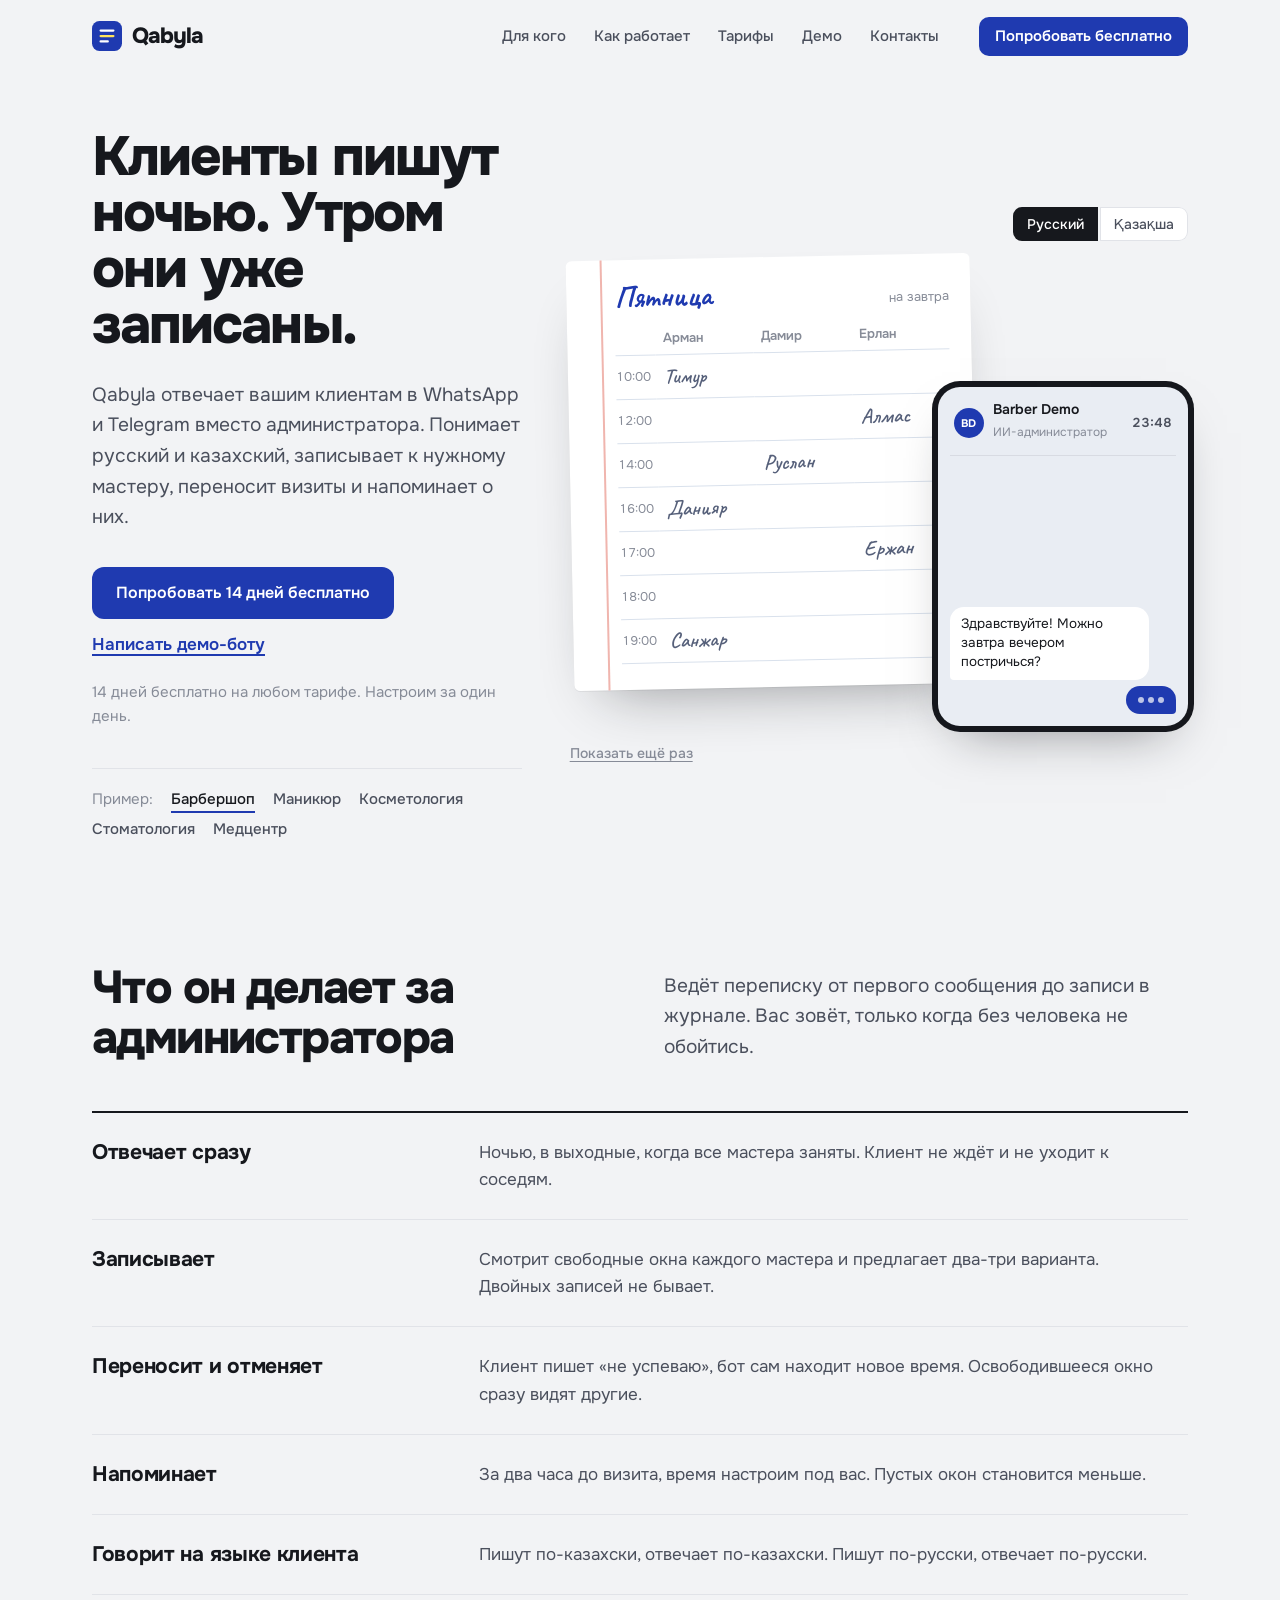
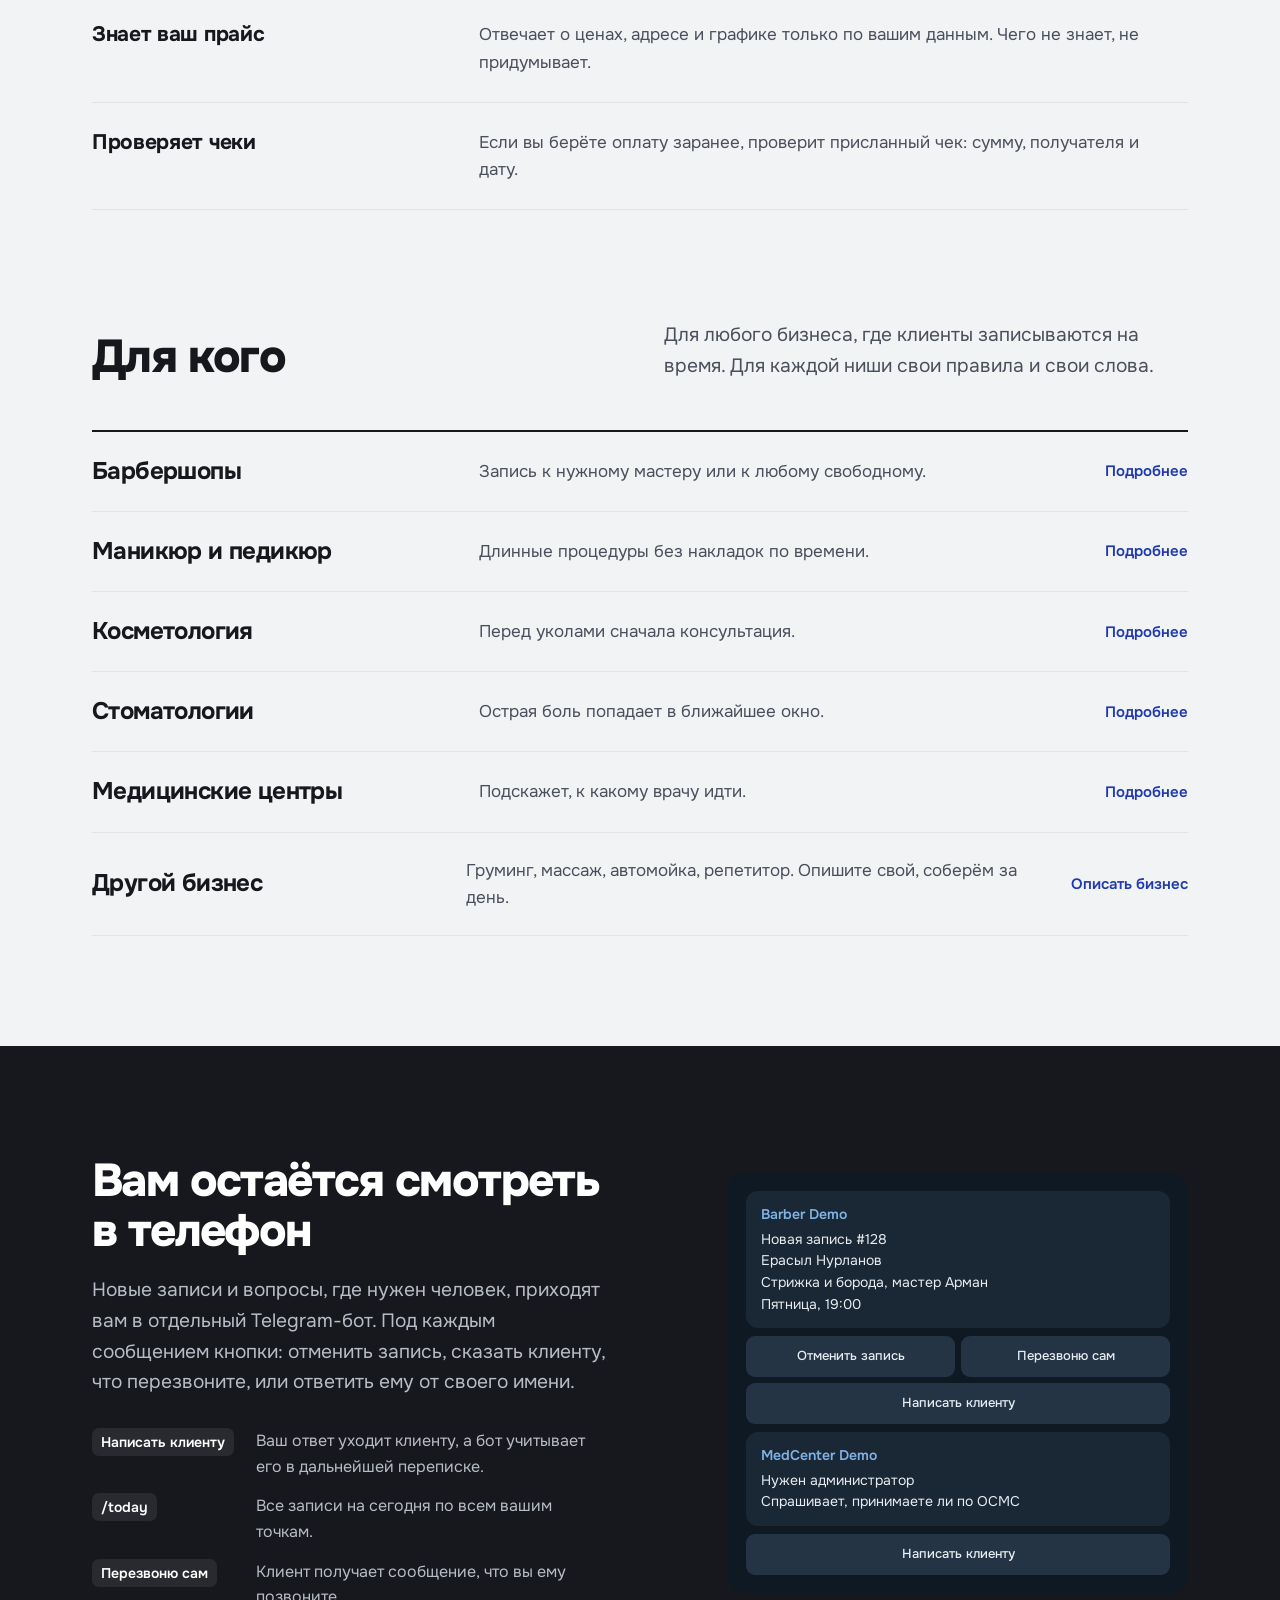
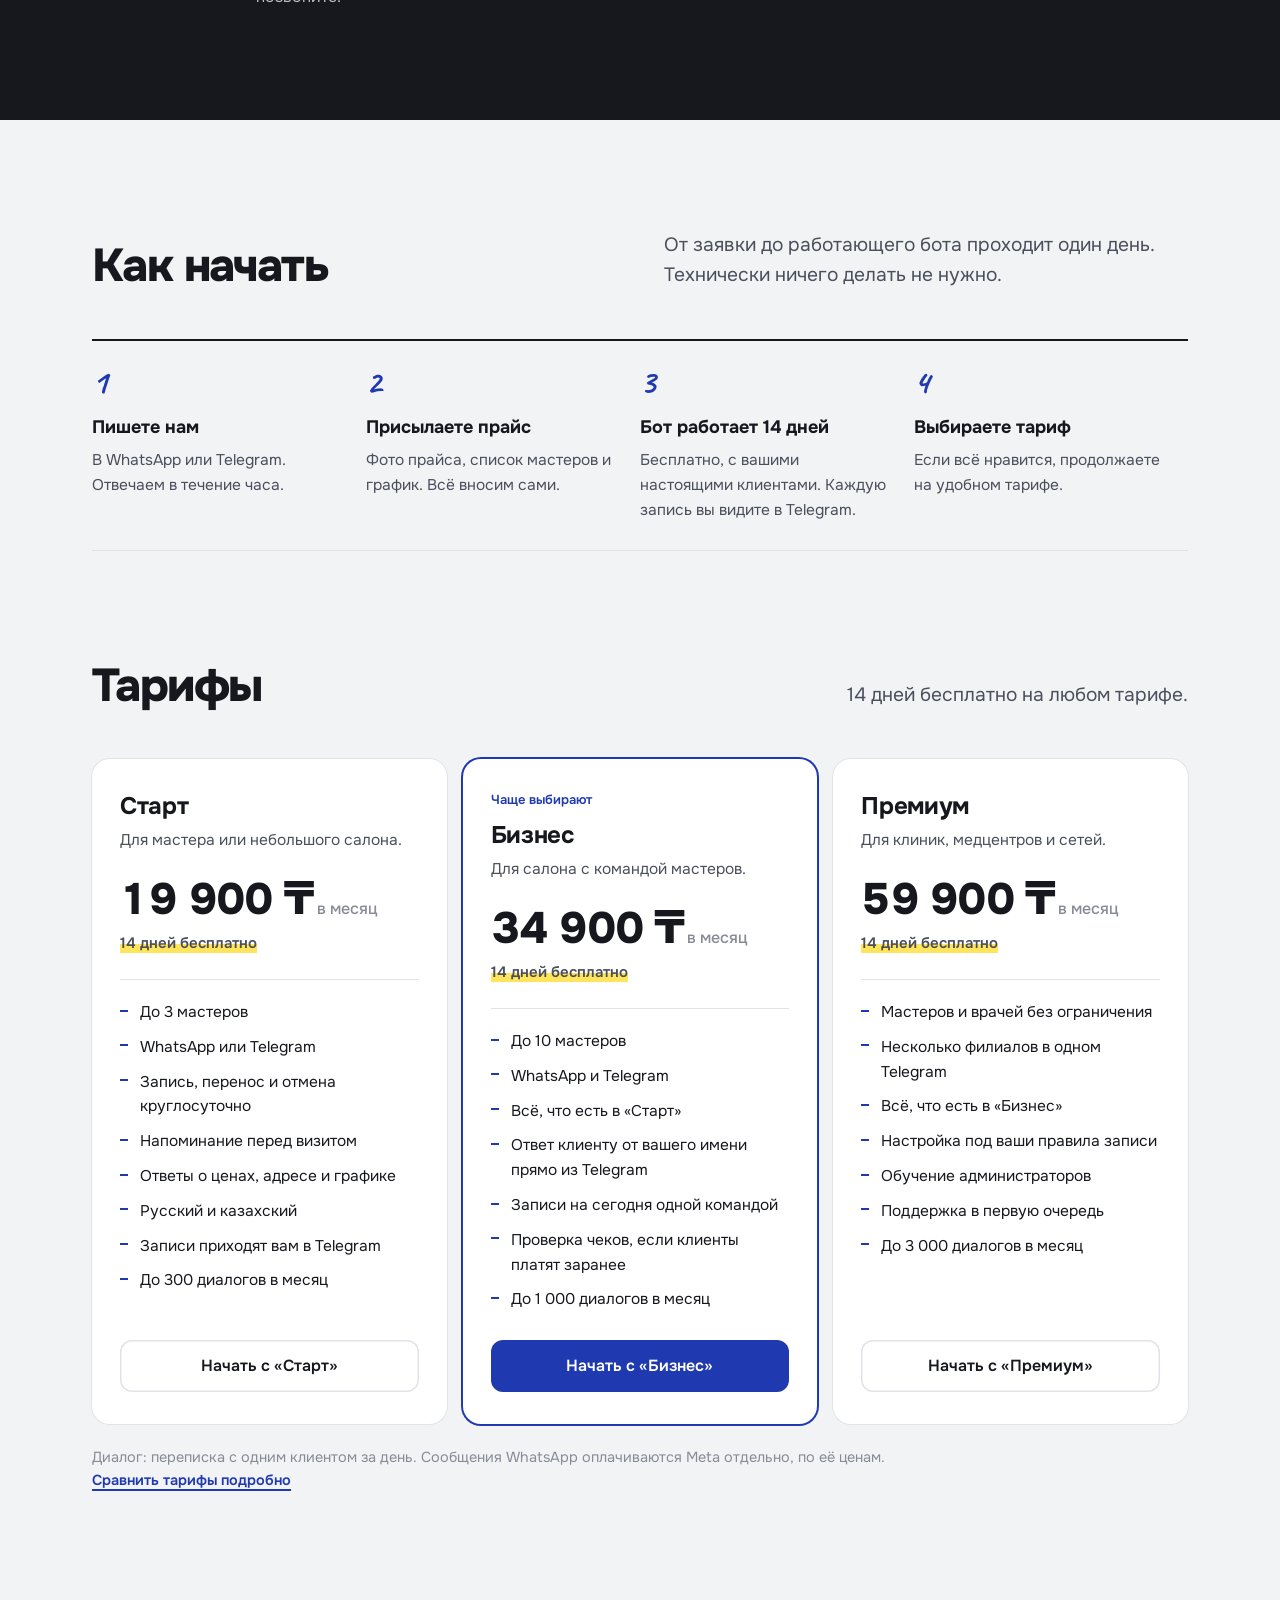
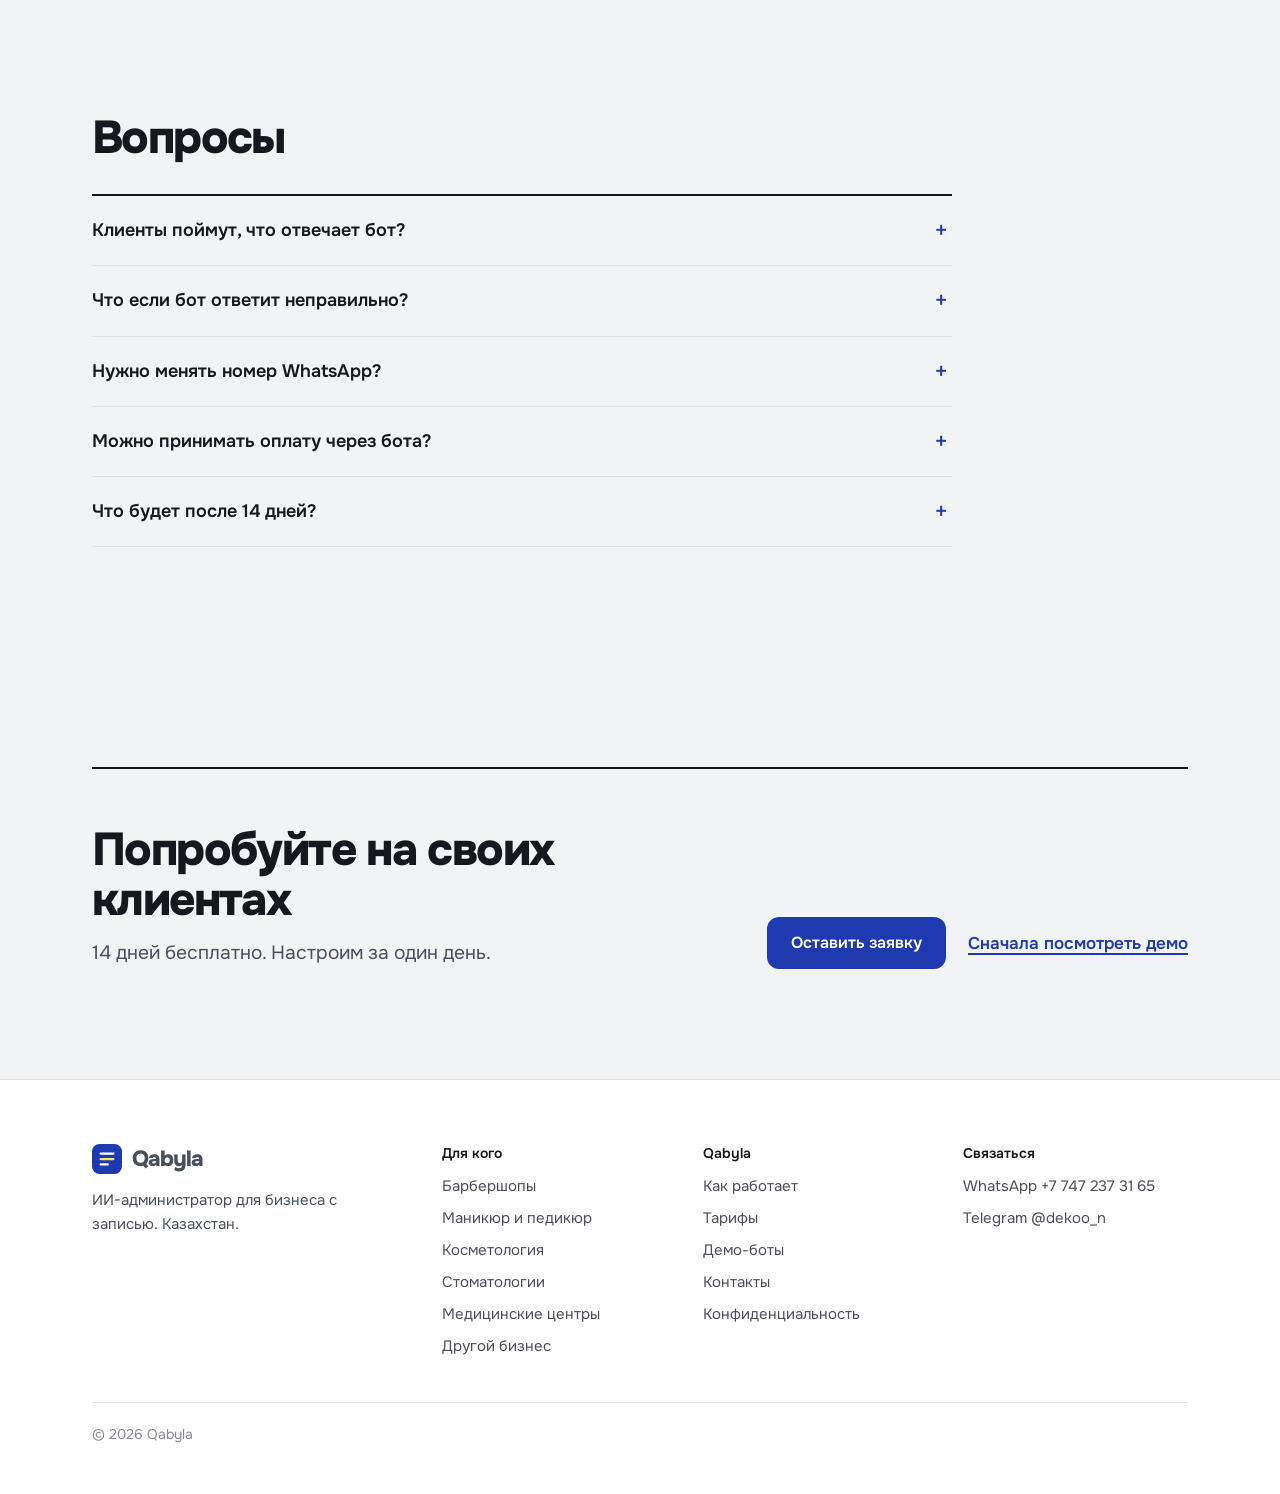
<file: index.html>
<!doctype html>
<html lang="ru">
<head>
<meta charset="utf-8">
<meta name="viewport" content="width=device-width, initial-scale=1">
<title>Qabyla: ИИ-администратор для салонов и клиник</title>
<meta name="description" content="Отвечает клиентам в WhatsApp и Telegram на русском и казахском, записывает, переносит и напоминает о визитах. 14 дней бесплатно.">
<meta property="og:title" content="Qabyla: ИИ-администратор для салонов и клиник">
<meta property="og:description" content="Отвечает клиентам в WhatsApp и Telegram на русском и казахском, записывает, переносит и напоминает о визитах. 14 дней бесплатно.">
<link rel="icon" href="data:image/svg+xml,<svg viewBox='0 0 32 32' xmlns='http://www.w3.org/2000/svg'><rect width='32' height='32' rx='8' fill='%231F3AB0'/><rect x='8' y='9' width='16' height='2.4' rx='1.2' fill='%23fff'/><rect x='8' y='14.8' width='16' height='2.4' rx='1.2' fill='%23FFE45C'/><rect x='8' y='20.6' width='10' height='2.4' rx='1.2' fill='%23fff'/></svg>">
<link rel="preconnect" href="https://fonts.googleapis.com">
<link rel="preconnect" href="https://fonts.gstatic.com" crossorigin>
<link href="https://fonts.googleapis.com/css2?family=Caveat:wght@600;700&family=Onest:wght@400;500;600;700;800&display=swap" rel="stylesheet">
<link rel="stylesheet" href="assets/style.css?v=202611210210">
</head>
<body>
<header class="top">
  <div class="wrap">
    <a class="logo" href="index.html" aria-label="Qabyla, на главную"><svg viewBox="0 0 32 32" aria-hidden="true"><rect width="32" height="32" rx="8" fill="#1F3AB0"/><rect x="8" y="9" width="16" height="2.4" rx="1.2" fill="#fff"/><rect x="8" y="14.8" width="16" height="2.4" rx="1.2" fill="#FFE45C"/><rect x="8" y="20.6" width="10" height="2.4" rx="1.2" fill="#fff"/></svg>Qabyla</a>
    <nav class="menu" aria-label="Главное меню">
      <div class="dd"><button type="button" aria-expanded="false">Для кого</button><div class="dd-panel"><a href="barbershop.html"><b>Барбершопы</b><small>Запись к нужному мастеру или к любому свободному</small></a><a href="nails.html"><b>Маникюр и педикюр</b><small>Длинные процедуры без накладок по времени</small></a><a href="cosmetology.html"><b>Косметология</b><small>Перед уколами сначала консультация</small></a><a href="dental.html"><b>Стоматологии</b><small>Острая боль попадает в ближайшее окно</small></a><a href="medcenter.html"><b>Медицинские центры</b><small>Подскажет, к какому врачу идти</small></a><a href="custom.html"><b>Другой бизнес</b><small>Груминг, массаж, автомойка и другие</small></a></div></div>
      <a href="how.html">Как работает</a><a href="pricing.html">Тарифы</a><a href="demo.html">Демо</a><a href="contact.html">Контакты</a>
      <a class="btn btn-pen m-cta" href="contact.html">Попробовать бесплатно</a>
    </nav>
    <a class="btn btn-pen btn-sm head-cta" href="contact.html">Попробовать бесплатно</a>
    <button class="burger" type="button" aria-expanded="false">Меню</button>
  </div>
</header>
<main>
<section class="hero">
  <div class="wrap hero-grid">
    <div>
      <h1>Клиенты пишут ночью. Утром они уже записаны.</h1>
      <p class="lead">Qabyla отвечает вашим клиентам в WhatsApp и Telegram вместо администратора. Понимает русский и казахский, записывает к нужному мастеру, переносит визиты и напоминает о них.</p>
      <div class="actions"><a class="btn btn-pen" href="contact.html">Попробовать 14 дней бесплатно</a><a class="link" href="demo.html">Написать демо-боту</a></div>
      <p class="hero-note">14 дней бесплатно на любом тарифе. Настроим за один день.</p>
      <div class="niche-switch" data-for="hero-desk" role="tablist" aria-label="Пример переписки"><span>Пример:</span><button type="button" data-scene="barber" aria-selected="true">Барбершоп</button><button type="button" data-scene="nails" aria-selected="false">Маникюр</button><button type="button" data-scene="cosmo" aria-selected="false">Косметология</button><button type="button" data-scene="dental" aria-selected="false">Стоматология</button><button type="button" data-scene="med" aria-selected="false">Медцентр</button></div>
    </div>
    <div>
  <div class="lang-switch" data-lang-for="hero-desk" role="group" aria-label="Язык переписки">
    <button type="button" data-lang="ru" aria-pressed="true">Русский</button><button type="button" data-lang="kk" aria-pressed="false">Қазақша</button>
  </div>
  <div class="desk" id="hero-desk" data-scene="barber">
    <div class="journal" aria-label="Журнал записи на завтра">
      <div class="j-head"><b>Пятница</b><small>на завтра</small></div>
      <div class="j-grid"></div>
    </div>
    <div class="chat" aria-label="Переписка клиента с ИИ-администратором">
      <div class="chat-bar"><i class="p-ava">BD</i><div><b class="p-name">Barber Demo</b><small>ИИ-администратор</small></div><time>23:47</time></div>
      <div class="msgs" aria-live="polite"></div>
    </div>
  </div>
  <button class="replay" type="button" data-replay="hero-desk">Показать ещё раз</button>
</div>
  </div>
</section>

<section style="padding-top:20px">
  <div class="wrap">
    <div class="sec-head"><h2>Что он делает за администратора</h2>
      <p class="lead">Ведёт переписку от первого сообщения до записи в журнале. Вас зовёт, только когда без человека не обойтись.</p></div>
    <div class="ledger"><div><h3>Отвечает сразу</h3><p>Ночью, в выходные, когда все мастера заняты. Клиент не ждёт и не уходит к соседям.</p></div><div><h3>Записывает</h3><p>Смотрит свободные окна каждого мастера и предлагает два-три варианта. Двойных записей не бывает.</p></div><div><h3>Переносит и отменяет</h3><p>Клиент пишет «не успеваю», бот сам находит новое время. Освободившееся окно сразу видят другие.</p></div><div><h3>Напоминает</h3><p>За два часа до визита, время настроим под вас. Пустых окон становится меньше.</p></div><div><h3>Говорит на языке клиента</h3><p>Пишут по-казахски, отвечает по-казахски. Пишут по-русски, отвечает по-русски.</p></div><div><h3>Знает ваш прайс</h3><p>Отвечает о ценах, адресе и графике только по вашим данным. Чего не знает, не придумывает.</p></div><div><h3>Проверяет чеки</h3><p>Если вы берёте оплату заранее, проверит присланный чек: сумму, получателя и дату.</p></div></div>
  </div>
</section>

<section style="padding-top:0">
  <div class="wrap">
    <div class="sec-head"><h2>Для кого</h2><p class="lead">Для любого бизнеса, где клиенты записываются на время. Для каждой ниши свои правила и свои слова.</p></div>
    <div class="toc"><a href="barbershop.html"><h3>Барбершопы</h3><p>Запись к нужному мастеру или к любому свободному.</p><span class="go">Подробнее</span></a><a href="nails.html"><h3>Маникюр и педикюр</h3><p>Длинные процедуры без накладок по времени.</p><span class="go">Подробнее</span></a><a href="cosmetology.html"><h3>Косметология</h3><p>Перед уколами сначала консультация.</p><span class="go">Подробнее</span></a><a href="dental.html"><h3>Стоматологии</h3><p>Острая боль попадает в ближайшее окно.</p><span class="go">Подробнее</span></a><a href="medcenter.html"><h3>Медицинские центры</h3><p>Подскажет, к какому врачу идти.</p><span class="go">Подробнее</span></a><a href="custom.html"><h3>Другой бизнес</h3><p>Груминг, массаж, автомойка, репетитор. Опишите свой, соберём за день.</p><span class="go">Описать бизнес</span></a></div>
  </div>
</section>

<section class="ink">
  <div class="wrap split">
    <div>
      <h2>Вам остаётся смотреть в телефон</h2>
      <p class="lead" style="margin-top:20px">Новые записи и вопросы, где нужен человек, приходят вам в отдельный Telegram-бот. Под каждым сообщением кнопки: отменить запись, сказать клиенту, что перезвоните, или ответить ему от своего имени.</p>
      <ul class="cmds">
        <li><code>Написать клиенту</code><span>Ваш ответ уходит клиенту, а бот учитывает его в дальнейшей переписке.</span></li>
        <li><code>/today</code><span>Все записи на сегодня по всем вашим точкам.</span></li>
        <li><code>Перезвоню сам</code><span>Клиент получает сообщение, что вы ему позвоните.</span></li>
      </ul>
    </div>
    <div class="tg" aria-label="Пример сообщений в боте администратора">
      <div class="tg-card"><div class="biz">Barber Demo</div>Новая запись #128<br>Ерасыл Нурланов<br>Стрижка и борода, мастер Арман<br>Пятница, 19:00</div>
      <div class="tg-btns"><span>Отменить запись</span><span>Перезвоню сам</span><span class="full">Написать клиенту</span></div>
      <div class="tg-card"><div class="biz">MedCenter Demo</div>Нужен администратор<br>Спрашивает, принимаете ли по ОСМС</div>
      <div class="tg-btns"><span class="full">Написать клиенту</span></div>
    </div>
  </div>
</section>

<section>
  <div class="wrap">
    <div class="sec-head"><h2>Как начать</h2><p class="lead">От заявки до работающего бота проходит один день. Технически ничего делать не нужно.</p></div>
    <ol class="steps">
  <li><b>Пишете нам</b><p>В WhatsApp или Telegram. Отвечаем в течение часа.</p></li>
  <li><b>Присылаете прайс</b><p>Фото прайса, список мастеров и график. Всё вносим сами.</p></li>
  <li><b>Бот работает 14 дней</b><p>Бесплатно, с вашими настоящими клиентами. Каждую запись вы видите в Telegram.</p></li>
  <li><b>Выбираете тариф</b><p>Если всё нравится, продолжаете на удобном тарифе.</p></li>
</ol>
  </div>
</section>

<section style="padding-top:0">
  <div class="wrap">
    <div class="sec-head"><h2>Тарифы</h2><p class="lead">14 дней бесплатно на любом тарифе.</p></div>
    <div class="plans"><article class="plan"><h3>Старт</h3><p class="for">Для мастера или небольшого салона.</p>
  <div class="price">19 900 ₸<small> в месяц</small></div><p class="free"><b>14 дней бесплатно</b></p>
  <ul><li>До 3 мастеров</li><li>WhatsApp или Telegram</li><li>Запись, перенос и отмена круглосуточно</li><li>Напоминание перед визитом</li><li>Ответы о ценах, адресе и графике</li><li>Русский и казахский</li><li>Записи приходят вам в Telegram</li><li>До 300 диалогов в месяц</li></ul><a class="btn btn-plain" href="contact.html?plan=Старт">Начать с «Старт»</a></article><article class="plan best"><span class="tag">Чаще выбирают</span><h3>Бизнес</h3><p class="for">Для салона с командой мастеров.</p>
  <div class="price">34 900 ₸<small> в месяц</small></div><p class="free"><b>14 дней бесплатно</b></p>
  <ul><li>До 10 мастеров</li><li>WhatsApp и Telegram</li><li>Всё, что есть в «Старт»</li><li>Ответ клиенту от вашего имени прямо из Telegram</li><li>Записи на сегодня одной командой</li><li>Проверка чеков, если клиенты платят заранее</li><li>До 1 000 диалогов в месяц</li></ul><a class="btn btn-pen" href="contact.html?plan=Бизнес">Начать с «Бизнес»</a></article><article class="plan"><h3>Премиум</h3><p class="for">Для клиник, медцентров и сетей.</p>
  <div class="price">59 900 ₸<small> в месяц</small></div><p class="free"><b>14 дней бесплатно</b></p>
  <ul><li>Мастеров и врачей без ограничения</li><li>Несколько филиалов в одном Telegram</li><li>Всё, что есть в «Бизнес»</li><li>Настройка под ваши правила записи</li><li>Обучение администраторов</li><li>Поддержка в первую очередь</li><li>До 3 000 диалогов в месяц</li></ul><a class="btn btn-plain" href="contact.html?plan=Премиум">Начать с «Премиум»</a></article></div>
    <p class="note">Диалог: переписка с одним клиентом за день. Сообщения WhatsApp оплачиваются Meta отдельно, по её ценам. <a class="link" href="pricing.html">Сравнить тарифы подробно</a></p>
  </div>
</section>

<section><div class="wrap"><h2 style="margin-bottom:32px">Вопросы</h2><div class="faq"><details><summary>Клиенты поймут, что отвечает бот?</summary><p>Он честно говорит, что он виртуальный помощник. Но пишет коротко и по делу, как ваш администратор, без меню с кнопками.</p></details><details><summary>Что если бот ответит неправильно?</summary><p>Он отвечает только тем, что есть в ваших настройках: прайс, мастера, график, частые вопросы. Чего не знает, передаёт вам. Все переписки видно, правила можно поправить в любой день.</p></details><details><summary>Нужно менять номер WhatsApp?</summary><p>Скорее всего, нет. Подключаем через официальный WhatsApp Business Platform. Meta позволяет боту и администратору работать в одном номере, доступность для вашего номера проверяем при подключении.</p></details><details><summary>Можно принимать оплату через бота?</summary><p>Бот умеет проверять чеки об оплате, которые присылают клиенты: сумму, получателя и дату. Выставление счетов Kaspi прямо в чате сейчас в разработке.</p></details><details><summary>Что будет после 14 дней?</summary><p>Выбираете тариф и платите раз в месяц.</p></details></div></div></section>
<section style="padding-bottom:0"><div class="wrap"><div class="final">
  <div><h2>Попробуйте на своих клиентах</h2><p class="lead" style="margin-top:14px">14 дней бесплатно. Настроим за один день.</p></div>
  <div class="actions"><a class="btn btn-pen" href="contact.html">Оставить заявку</a><a class="link" href="demo.html">Сначала посмотреть демо</a></div>
</div></div></section>
</main>
<footer>
  <div class="wrap">
    <div class="f-grid">
      <div><a class="logo" href="index.html"><svg viewBox="0 0 32 32" aria-hidden="true"><rect width="32" height="32" rx="8" fill="#1F3AB0"/><rect x="8" y="9" width="16" height="2.4" rx="1.2" fill="#fff"/><rect x="8" y="14.8" width="16" height="2.4" rx="1.2" fill="#FFE45C"/><rect x="8" y="20.6" width="10" height="2.4" rx="1.2" fill="#fff"/></svg>Qabyla</a>
        <p style="margin-top:14px;max-width:22em">ИИ-администратор для бизнеса с записью. Казахстан.</p></div>
      <div><h4>Для кого</h4><ul><li><a href="barbershop.html">Барбершопы</a></li><li><a href="nails.html">Маникюр и педикюр</a></li><li><a href="cosmetology.html">Косметология</a></li><li><a href="dental.html">Стоматологии</a></li><li><a href="medcenter.html">Медицинские центры</a></li><li><a href="custom.html">Другой бизнес</a></li></ul></div>
      <div><h4>Qabyla</h4><ul><li><a href="how.html">Как работает</a></li><li><a href="pricing.html">Тарифы</a></li>
        <li><a href="demo.html">Демо-боты</a></li><li><a href="contact.html">Контакты</a></li><li><a href="privacy.html">Конфиденциальность</a></li></ul></div>
      <div><h4>Связаться</h4><ul><li><a href="https://wa.me/77472373165" target="_blank" rel="noopener">WhatsApp +7 747 237 31 65</a></li>
        <li><a href="https://t.me/dekoo_n" target="_blank" rel="noopener">Telegram @dekoo_n</a></li></ul></div>
    </div>
    <div class="f-bottom">© 2026 Qabyla</div>
  </div>
</footer>
<script src="assets/app.js?v=202611210210"></script>
</body>
</html>
</file>
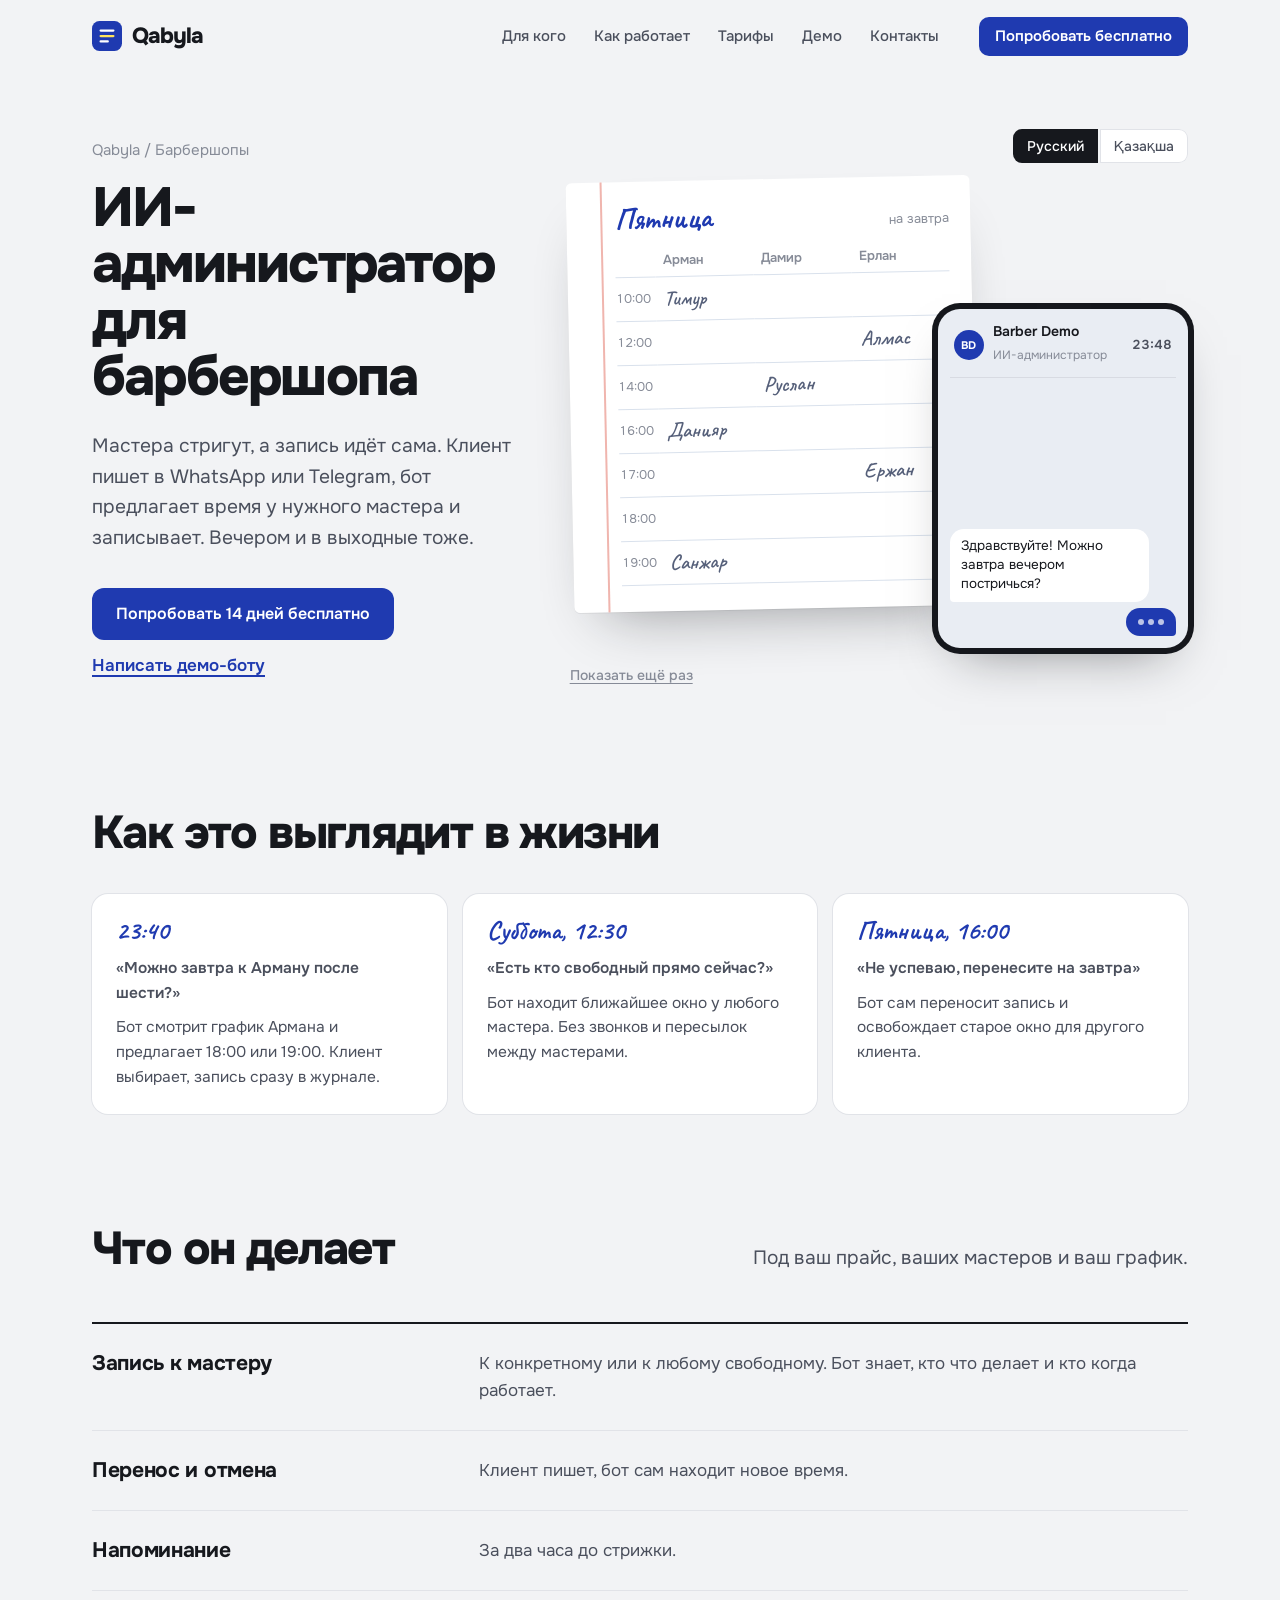
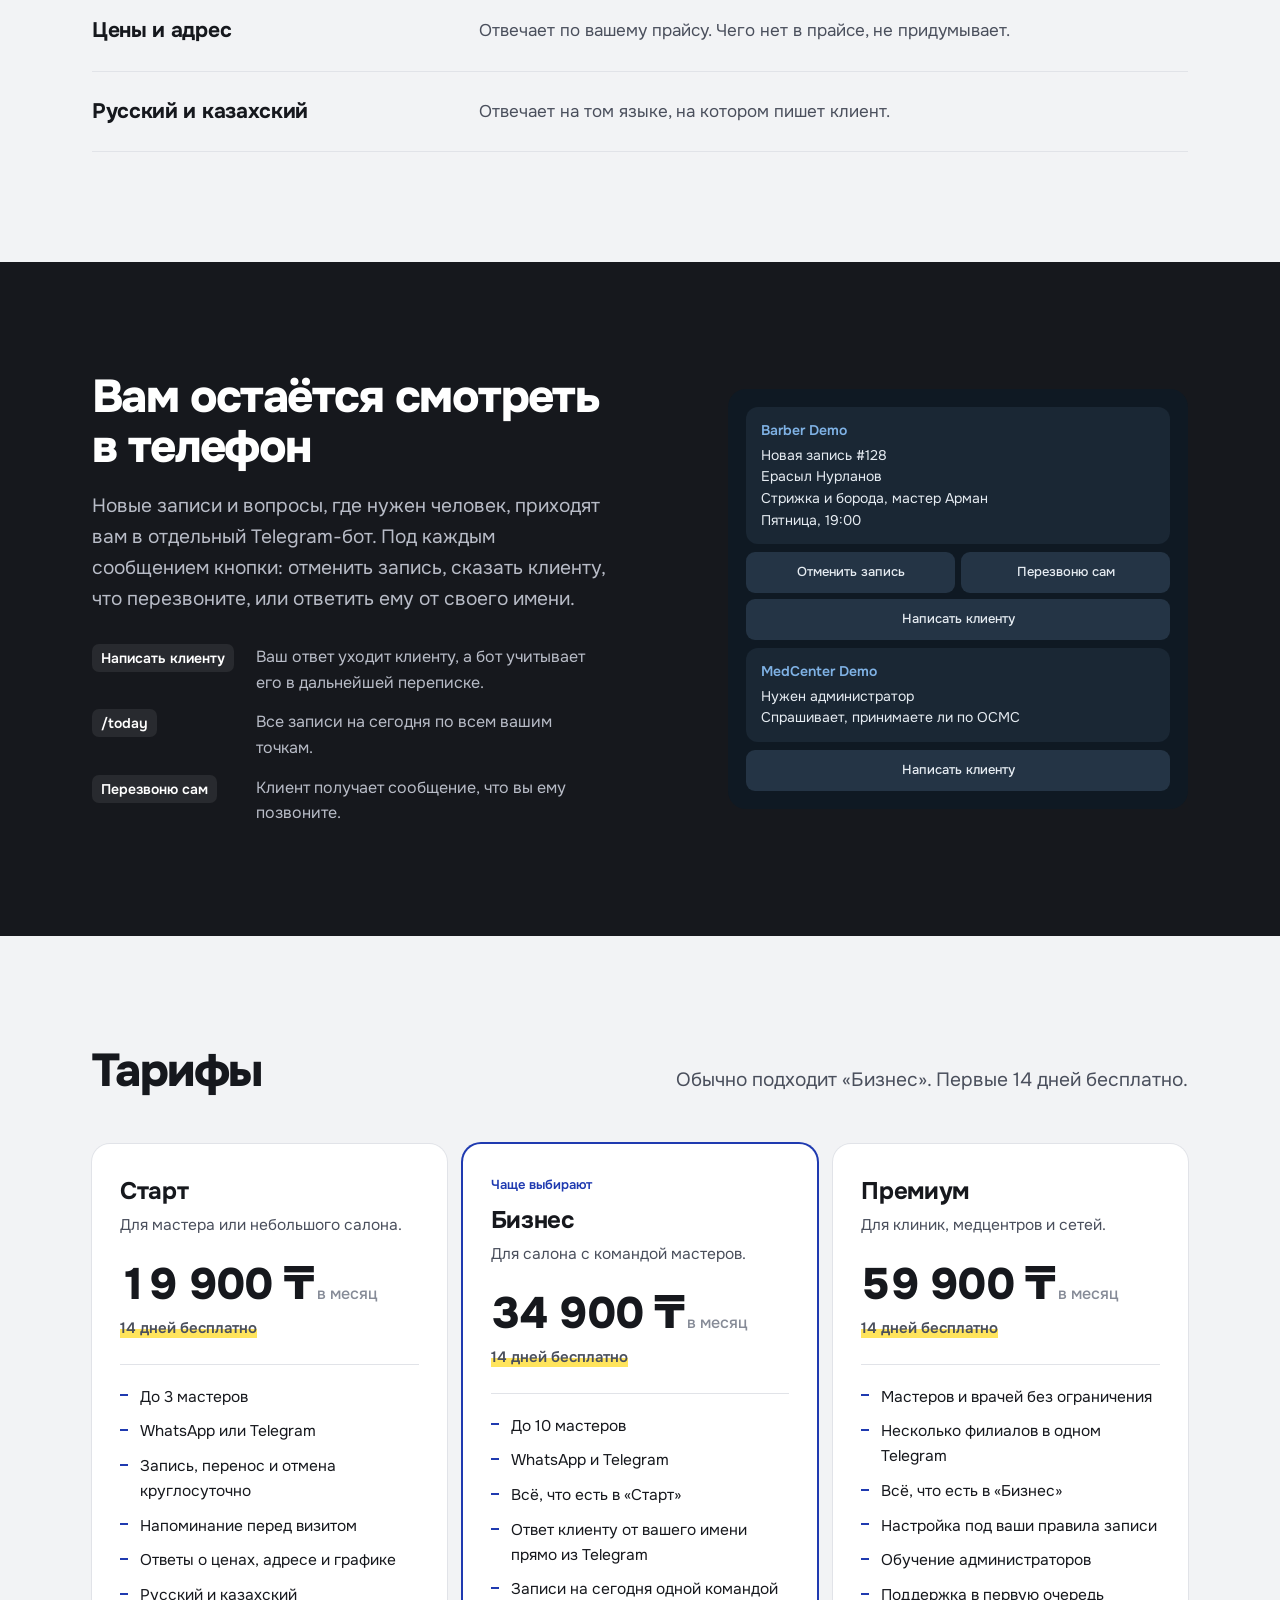
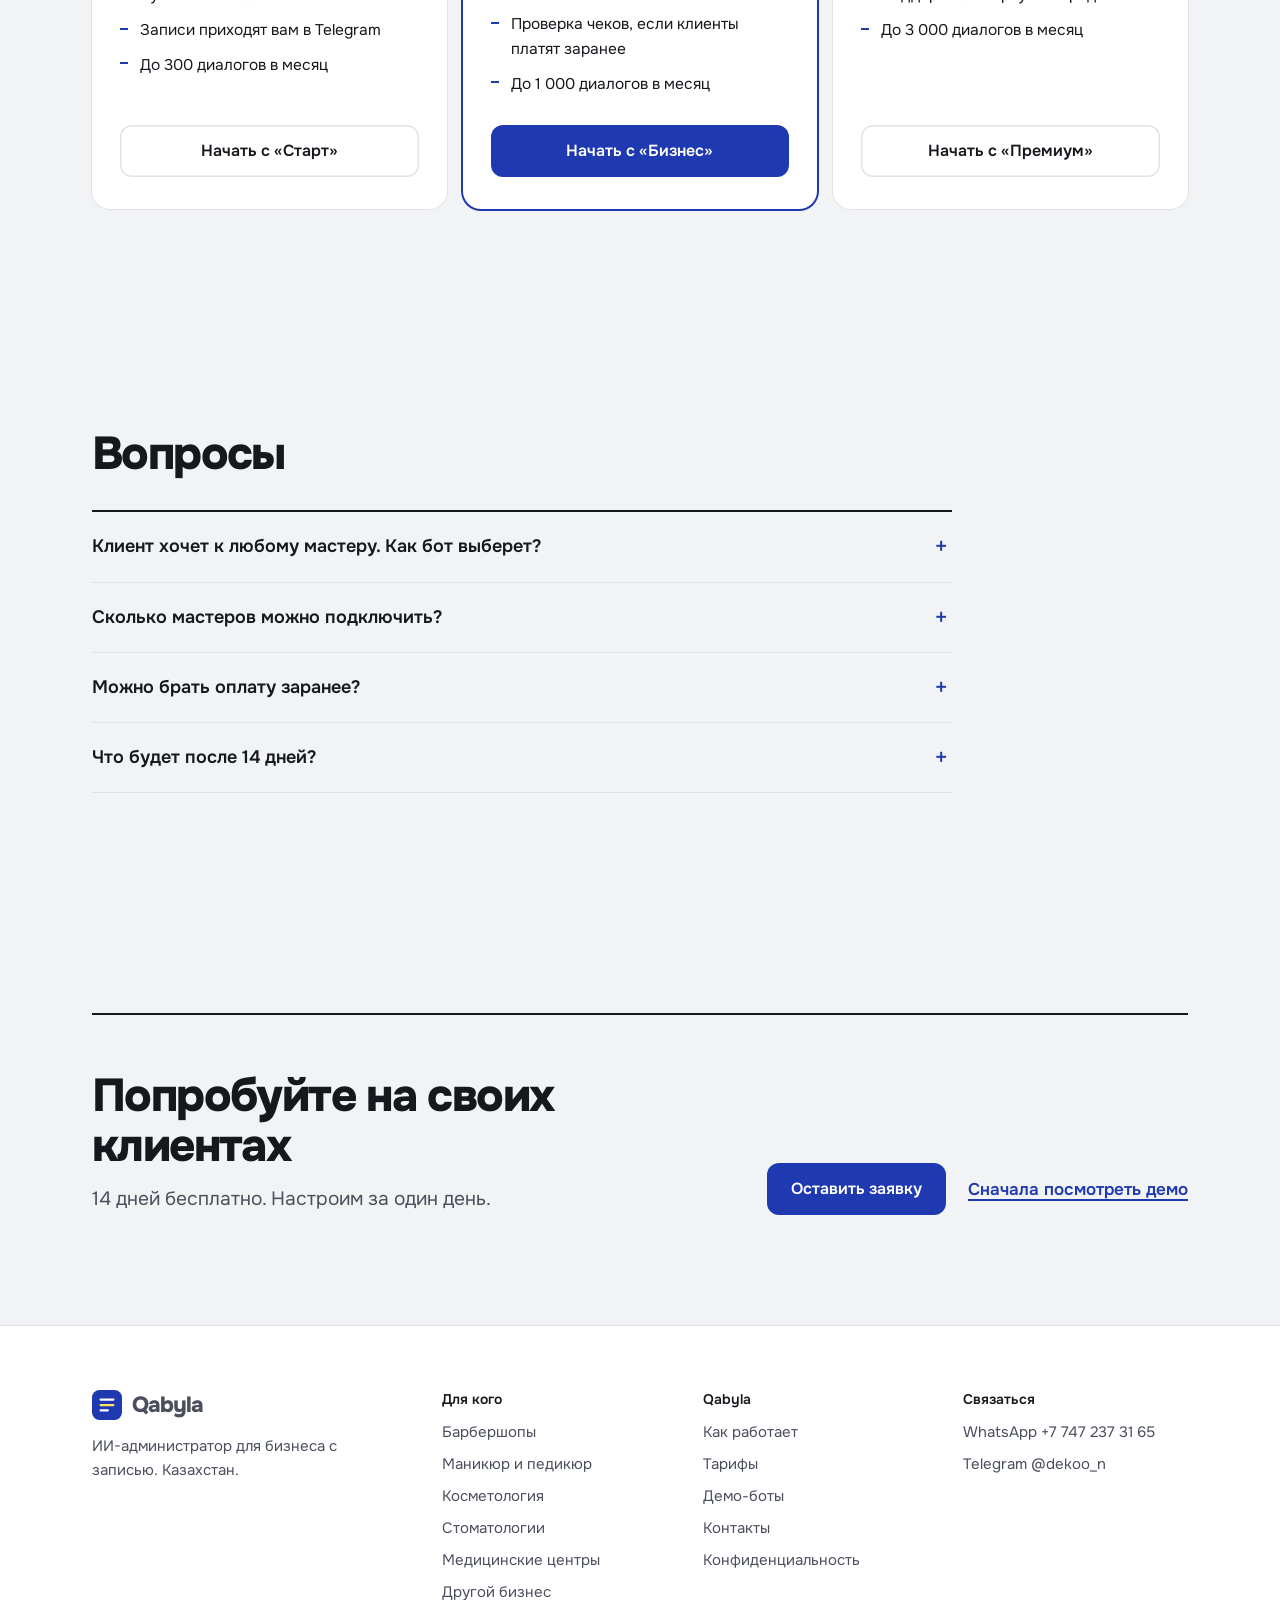
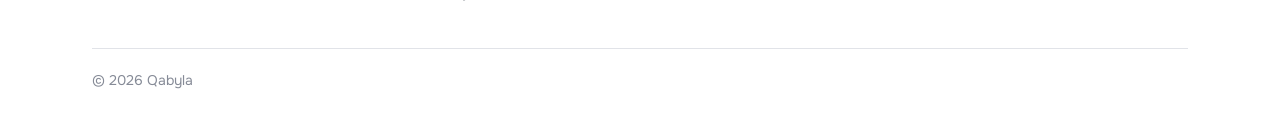
<file: barbershop.html>
<!doctype html>
<html lang="ru">
<head>
<meta charset="utf-8">
<meta name="viewport" content="width=device-width, initial-scale=1">
<title>ИИ-администратор для барбершопа: Qabyla</title>
<meta name="description" content="Мастера стригут, а запись идёт сама. Клиент пишет в WhatsApp или Telegram, бот предлагает время у нужного мастера и записывает. Вечером и в выходные тоже.">
<meta property="og:title" content="ИИ-администратор для барбершопа: Qabyla">
<meta property="og:description" content="Мастера стригут, а запись идёт сама. Клиент пишет в WhatsApp или Telegram, бот предлагает время у нужного мастера и записывает. Вечером и в выходные тоже.">
<link rel="icon" href="data:image/svg+xml,<svg viewBox='0 0 32 32' xmlns='http://www.w3.org/2000/svg'><rect width='32' height='32' rx='8' fill='%231F3AB0'/><rect x='8' y='9' width='16' height='2.4' rx='1.2' fill='%23fff'/><rect x='8' y='14.8' width='16' height='2.4' rx='1.2' fill='%23FFE45C'/><rect x='8' y='20.6' width='10' height='2.4' rx='1.2' fill='%23fff'/></svg>">
<link rel="preconnect" href="https://fonts.googleapis.com">
<link rel="preconnect" href="https://fonts.gstatic.com" crossorigin>
<link href="https://fonts.googleapis.com/css2?family=Caveat:wght@600;700&family=Onest:wght@400;500;600;700;800&display=swap" rel="stylesheet">
<link rel="stylesheet" href="assets/style.css?v=202611210210">
</head>
<body>
<header class="top">
  <div class="wrap">
    <a class="logo" href="index.html" aria-label="Qabyla, на главную"><svg viewBox="0 0 32 32" aria-hidden="true"><rect width="32" height="32" rx="8" fill="#1F3AB0"/><rect x="8" y="9" width="16" height="2.4" rx="1.2" fill="#fff"/><rect x="8" y="14.8" width="16" height="2.4" rx="1.2" fill="#FFE45C"/><rect x="8" y="20.6" width="10" height="2.4" rx="1.2" fill="#fff"/></svg>Qabyla</a>
    <nav class="menu" aria-label="Главное меню">
      <div class="dd"><button type="button" aria-expanded="false">Для кого</button><div class="dd-panel"><a href="barbershop.html"><b>Барбершопы</b><small>Запись к нужному мастеру или к любому свободному</small></a><a href="nails.html"><b>Маникюр и педикюр</b><small>Длинные процедуры без накладок по времени</small></a><a href="cosmetology.html"><b>Косметология</b><small>Перед уколами сначала консультация</small></a><a href="dental.html"><b>Стоматологии</b><small>Острая боль попадает в ближайшее окно</small></a><a href="medcenter.html"><b>Медицинские центры</b><small>Подскажет, к какому врачу идти</small></a><a href="custom.html"><b>Другой бизнес</b><small>Груминг, массаж, автомойка и другие</small></a></div></div>
      <a href="how.html">Как работает</a><a href="pricing.html">Тарифы</a><a href="demo.html">Демо</a><a href="contact.html">Контакты</a>
      <a class="btn btn-pen m-cta" href="contact.html">Попробовать бесплатно</a>
    </nav>
    <a class="btn btn-pen btn-sm head-cta" href="contact.html">Попробовать бесплатно</a>
    <button class="burger" type="button" aria-expanded="false">Меню</button>
  </div>
</header>
<main>
<section class="hero">
  <div class="wrap hero-grid">
    <div>
      <p class="hero-note" style="margin:0 0 18px"><a href="index.html" style="text-decoration:none">Qabyla</a> / Барбершопы</p>
      <h1>ИИ-администратор для барбершопа</h1>
      <p class="lead">Мастера стригут, а запись идёт сама. Клиент пишет в WhatsApp или Telegram, бот предлагает время у нужного мастера и записывает. Вечером и в выходные тоже.</p>
      <div class="actions"><a class="btn btn-pen" href="contact.html?biz=Барбершоп&amp;plan=Бизнес">Попробовать 14 дней бесплатно</a>
        <a class="link" href="https://t.me/barber_demo_ai_bot" target="_blank" rel="noopener">Написать демо-боту</a></div>
    </div>
    <div>
  <div class="lang-switch" data-lang-for="niche-desk" role="group" aria-label="Язык переписки">
    <button type="button" data-lang="ru" aria-pressed="true">Русский</button><button type="button" data-lang="kk" aria-pressed="false">Қазақша</button>
  </div>
  <div class="desk" id="niche-desk" data-scene="barber">
    <div class="journal" aria-label="Журнал записи на завтра">
      <div class="j-head"><b>Пятница</b><small>на завтра</small></div>
      <div class="j-grid"></div>
    </div>
    <div class="chat" aria-label="Переписка клиента с ИИ-администратором">
      <div class="chat-bar"><i class="p-ava">BD</i><div><b class="p-name">Barber Demo</b><small>ИИ-администратор</small></div><time>23:47</time></div>
      <div class="msgs" aria-live="polite"></div>
    </div>
  </div>
  <button class="replay" type="button" data-replay="niche-desk">Показать ещё раз</button>
</div>
  </div>
</section>

<section style="padding-top:20px">
  <div class="wrap">
    <h2 style="margin-bottom:36px">Как это выглядит в жизни</h2>
    <div class="cases"><div class="case"><div class="when">23:40</div><p class="q">«Можно завтра к Арману после шести?»</p><p>Бот смотрит график Армана и предлагает 18:00 или 19:00. Клиент выбирает, запись сразу в журнале.</p></div><div class="case"><div class="when">Суббота, 12:30</div><p class="q">«Есть кто свободный прямо сейчас?»</p><p>Бот находит ближайшее окно у любого мастера. Без звонков и пересылок между мастерами.</p></div><div class="case"><div class="when">Пятница, 16:00</div><p class="q">«Не успеваю, перенесите на завтра»</p><p>Бот сам переносит запись и освобождает старое окно для другого клиента.</p></div></div>
  </div>
</section>

<section style="padding-top:0">
  <div class="wrap">
    <div class="sec-head"><h2>Что он делает</h2><p class="lead">Под ваш прайс, ваших мастеров и ваш график.</p></div>
    <div class="ledger"><div><h3>Запись к мастеру</h3><p>К конкретному или к любому свободному. Бот знает, кто что делает и кто когда работает.</p></div><div><h3>Перенос и отмена</h3><p>Клиент пишет, бот сам находит новое время.</p></div><div><h3>Напоминание</h3><p>За два часа до стрижки.</p></div><div><h3>Цены и адрес</h3><p>Отвечает по вашему прайсу. Чего нет в прайсе, не придумывает.</p></div><div><h3>Русский и казахский</h3><p>Отвечает на том языке, на котором пишет клиент.</p></div></div>
  </div>
</section>

<section class="ink">
  <div class="wrap split">
    <div>
      <h2>Вам остаётся смотреть в телефон</h2>
      <p class="lead" style="margin-top:20px">Новые записи и вопросы, где нужен человек, приходят вам в отдельный Telegram-бот. Под каждым сообщением кнопки: отменить запись, сказать клиенту, что перезвоните, или ответить ему от своего имени.</p>
      <ul class="cmds">
        <li><code>Написать клиенту</code><span>Ваш ответ уходит клиенту, а бот учитывает его в дальнейшей переписке.</span></li>
        <li><code>/today</code><span>Все записи на сегодня по всем вашим точкам.</span></li>
        <li><code>Перезвоню сам</code><span>Клиент получает сообщение, что вы ему позвоните.</span></li>
      </ul>
    </div>
    <div class="tg" aria-label="Пример сообщений в боте администратора">
      <div class="tg-card"><div class="biz">Barber Demo</div>Новая запись #128<br>Ерасыл Нурланов<br>Стрижка и борода, мастер Арман<br>Пятница, 19:00</div>
      <div class="tg-btns"><span>Отменить запись</span><span>Перезвоню сам</span><span class="full">Написать клиенту</span></div>
      <div class="tg-card"><div class="biz">MedCenter Demo</div>Нужен администратор<br>Спрашивает, принимаете ли по ОСМС</div>
      <div class="tg-btns"><span class="full">Написать клиенту</span></div>
    </div>
  </div>
</section>

<section>
  <div class="wrap">
    <div class="sec-head"><h2>Тарифы</h2><p class="lead">Обычно подходит «Бизнес». Первые 14 дней бесплатно.</p></div>
    <div class="plans"><article class="plan"><h3>Старт</h3><p class="for">Для мастера или небольшого салона.</p>
  <div class="price">19 900 ₸<small> в месяц</small></div><p class="free"><b>14 дней бесплатно</b></p>
  <ul><li>До 3 мастеров</li><li>WhatsApp или Telegram</li><li>Запись, перенос и отмена круглосуточно</li><li>Напоминание перед визитом</li><li>Ответы о ценах, адресе и графике</li><li>Русский и казахский</li><li>Записи приходят вам в Telegram</li><li>До 300 диалогов в месяц</li></ul><a class="btn btn-plain" href="contact.html?plan=Старт">Начать с «Старт»</a></article><article class="plan best"><span class="tag">Чаще выбирают</span><h3>Бизнес</h3><p class="for">Для салона с командой мастеров.</p>
  <div class="price">34 900 ₸<small> в месяц</small></div><p class="free"><b>14 дней бесплатно</b></p>
  <ul><li>До 10 мастеров</li><li>WhatsApp и Telegram</li><li>Всё, что есть в «Старт»</li><li>Ответ клиенту от вашего имени прямо из Telegram</li><li>Записи на сегодня одной командой</li><li>Проверка чеков, если клиенты платят заранее</li><li>До 1 000 диалогов в месяц</li></ul><a class="btn btn-pen" href="contact.html?plan=Бизнес">Начать с «Бизнес»</a></article><article class="plan"><h3>Премиум</h3><p class="for">Для клиник, медцентров и сетей.</p>
  <div class="price">59 900 ₸<small> в месяц</small></div><p class="free"><b>14 дней бесплатно</b></p>
  <ul><li>Мастеров и врачей без ограничения</li><li>Несколько филиалов в одном Telegram</li><li>Всё, что есть в «Бизнес»</li><li>Настройка под ваши правила записи</li><li>Обучение администраторов</li><li>Поддержка в первую очередь</li><li>До 3 000 диалогов в месяц</li></ul><a class="btn btn-plain" href="contact.html?plan=Премиум">Начать с «Премиум»</a></article></div>
  </div>
</section>

<section><div class="wrap"><h2 style="margin-bottom:32px">Вопросы</h2><div class="faq"><details><summary>Клиент хочет к любому мастеру. Как бот выберет?</summary><p>Предложит ближайшие свободные окна у всех мастеров, которые делают эту услугу. Выбирает клиент.</p></details><details><summary>Сколько мастеров можно подключить?</summary><p>На тарифе «Старт» до трёх, на «Бизнес» до десяти, на «Премиум» без ограничений.</p></details><details><summary>Можно брать оплату заранее?</summary><p>Можно. Если вы берёте предоплату, бот проверит присланный чек: сумму, получателя и дату. Включаем по вашему желанию.</p></details><details><summary>Что будет после 14 дней?</summary><p>Выбираете тариф и платите раз в месяц.</p></details></div></div></section>
<section style="padding-bottom:0"><div class="wrap"><div class="final">
  <div><h2>Попробуйте на своих клиентах</h2><p class="lead" style="margin-top:14px">14 дней бесплатно. Настроим за один день.</p></div>
  <div class="actions"><a class="btn btn-pen" href="contact.html">Оставить заявку</a><a class="link" href="demo.html">Сначала посмотреть демо</a></div>
</div></div></section>
</main>
<footer>
  <div class="wrap">
    <div class="f-grid">
      <div><a class="logo" href="index.html"><svg viewBox="0 0 32 32" aria-hidden="true"><rect width="32" height="32" rx="8" fill="#1F3AB0"/><rect x="8" y="9" width="16" height="2.4" rx="1.2" fill="#fff"/><rect x="8" y="14.8" width="16" height="2.4" rx="1.2" fill="#FFE45C"/><rect x="8" y="20.6" width="10" height="2.4" rx="1.2" fill="#fff"/></svg>Qabyla</a>
        <p style="margin-top:14px;max-width:22em">ИИ-администратор для бизнеса с записью. Казахстан.</p></div>
      <div><h4>Для кого</h4><ul><li><a href="barbershop.html">Барбершопы</a></li><li><a href="nails.html">Маникюр и педикюр</a></li><li><a href="cosmetology.html">Косметология</a></li><li><a href="dental.html">Стоматологии</a></li><li><a href="medcenter.html">Медицинские центры</a></li><li><a href="custom.html">Другой бизнес</a></li></ul></div>
      <div><h4>Qabyla</h4><ul><li><a href="how.html">Как работает</a></li><li><a href="pricing.html">Тарифы</a></li>
        <li><a href="demo.html">Демо-боты</a></li><li><a href="contact.html">Контакты</a></li><li><a href="privacy.html">Конфиденциальность</a></li></ul></div>
      <div><h4>Связаться</h4><ul><li><a href="https://wa.me/77472373165" target="_blank" rel="noopener">WhatsApp +7 747 237 31 65</a></li>
        <li><a href="https://t.me/dekoo_n" target="_blank" rel="noopener">Telegram @dekoo_n</a></li></ul></div>
    </div>
    <div class="f-bottom">© 2026 Qabyla</div>
  </div>
</footer>
<script src="assets/app.js?v=202611210210"></script>
</body>
</html>
</file>
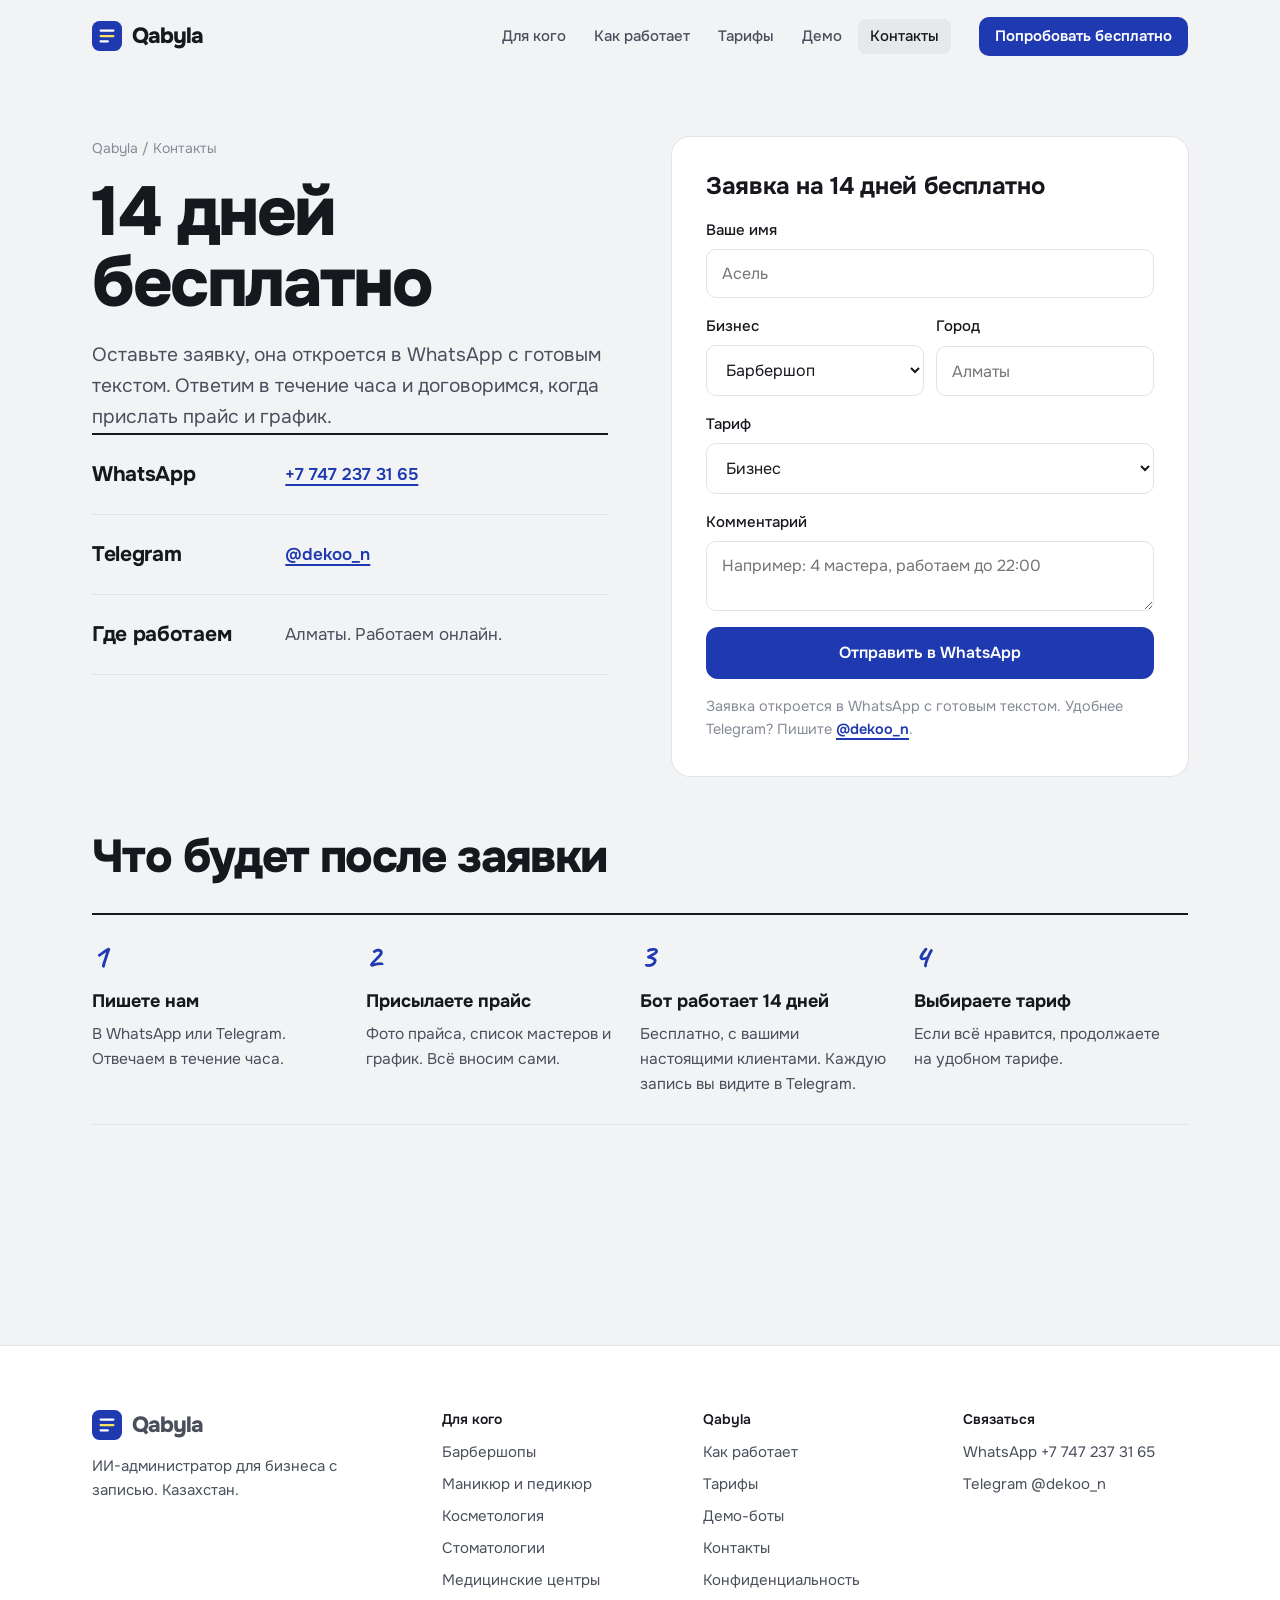
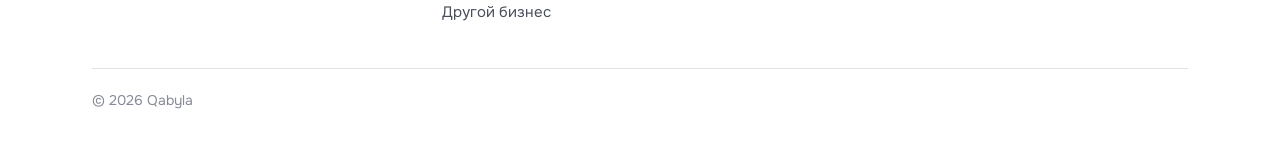
<file: contact.html>
<!doctype html>
<html lang="ru">
<head>
<meta charset="utf-8">
<meta name="viewport" content="width=device-width, initial-scale=1">
<title>Контакты Qabyla</title>
<meta name="description" content="Заявка на 14 дней бесплатного теста ИИ-администратора. WhatsApp +7 747 237 31 65, Telegram @dekoo_n.">
<meta property="og:title" content="Контакты Qabyla">
<meta property="og:description" content="Заявка на 14 дней бесплатного теста ИИ-администратора. WhatsApp +7 747 237 31 65, Telegram @dekoo_n.">
<link rel="icon" href="data:image/svg+xml,<svg viewBox='0 0 32 32' xmlns='http://www.w3.org/2000/svg'><rect width='32' height='32' rx='8' fill='%231F3AB0'/><rect x='8' y='9' width='16' height='2.4' rx='1.2' fill='%23fff'/><rect x='8' y='14.8' width='16' height='2.4' rx='1.2' fill='%23FFE45C'/><rect x='8' y='20.6' width='10' height='2.4' rx='1.2' fill='%23fff'/></svg>">
<link rel="preconnect" href="https://fonts.googleapis.com">
<link rel="preconnect" href="https://fonts.gstatic.com" crossorigin>
<link href="https://fonts.googleapis.com/css2?family=Caveat:wght@600;700&family=Onest:wght@400;500;600;700;800&display=swap" rel="stylesheet">
<link rel="stylesheet" href="assets/style.css?v=202611210210">
</head>
<body>
<header class="top">
  <div class="wrap">
    <a class="logo" href="index.html" aria-label="Qabyla, на главную"><svg viewBox="0 0 32 32" aria-hidden="true"><rect width="32" height="32" rx="8" fill="#1F3AB0"/><rect x="8" y="9" width="16" height="2.4" rx="1.2" fill="#fff"/><rect x="8" y="14.8" width="16" height="2.4" rx="1.2" fill="#FFE45C"/><rect x="8" y="20.6" width="10" height="2.4" rx="1.2" fill="#fff"/></svg>Qabyla</a>
    <nav class="menu" aria-label="Главное меню">
      <div class="dd"><button type="button" aria-expanded="false">Для кого</button><div class="dd-panel"><a href="barbershop.html"><b>Барбершопы</b><small>Запись к нужному мастеру или к любому свободному</small></a><a href="nails.html"><b>Маникюр и педикюр</b><small>Длинные процедуры без накладок по времени</small></a><a href="cosmetology.html"><b>Косметология</b><small>Перед уколами сначала консультация</small></a><a href="dental.html"><b>Стоматологии</b><small>Острая боль попадает в ближайшее окно</small></a><a href="medcenter.html"><b>Медицинские центры</b><small>Подскажет, к какому врачу идти</small></a><a href="custom.html"><b>Другой бизнес</b><small>Груминг, массаж, автомойка и другие</small></a></div></div>
      <a href="how.html">Как работает</a><a href="pricing.html">Тарифы</a><a href="demo.html">Демо</a><a href="contact.html" aria-current="page">Контакты</a>
      <a class="btn btn-pen m-cta" href="contact.html">Попробовать бесплатно</a>
    </nav>
    <a class="btn btn-pen btn-sm head-cta" href="contact.html">Попробовать бесплатно</a>
    <button class="burger" type="button" aria-expanded="false">Меню</button>
  </div>
</header>
<main>
<section class="page-head">
  <div class="wrap split" style="align-items:start">
    <div>
      <p class="crumbs"><a href="index.html">Qabyla</a> / Контакты</p>
      <h1>14 дней бесплатно</h1>
      <p class="lead">Оставьте заявку, она откроется в WhatsApp с готовым текстом. Ответим в течение часа и договоримся, когда прислать прайс и график.</p>
      <div class="ledger"><div><h3>WhatsApp</h3><p><a class="link" href="https://wa.me/77472373165" target="_blank" rel="noopener">+7 747 237 31 65</a></p></div><div><h3>Telegram</h3><p><a class="link" href="https://t.me/dekoo_n" target="_blank" rel="noopener">@dekoo_n</a></p></div><div><h3>Где работаем</h3><p>Алматы. Работаем онлайн.</p></div></div>
    </div>
    <form class="form lead-form" novalidate>
  <h3>Заявка на 14 дней бесплатно</h3>
  <label>Ваше имя<input name="name" autocomplete="given-name" required placeholder="Асель"></label>
  <div class="two"><label>Бизнес<select name="biz"><option selected>Барбершоп</option><option>Маникюр / педикюр</option><option>Косметология</option><option>Салон красоты</option><option>Стоматология</option><option>Медицинский центр</option><option>Другое</option></select></label>
    <label>Город<input name="city" autocomplete="address-level2" placeholder="Алматы"></label></div>
  <label>Тариф<select name="plan"><option>Бизнес</option><option>Старт</option><option>Премиум</option><option>Пока не знаю</option></select></label>
  <label>Комментарий<textarea name="note" rows="2" placeholder="Например: 4 мастера, работаем до 22:00"></textarea></label>
  <button class="btn btn-pen" type="submit">Отправить в WhatsApp</button>
  <p class="alt">Заявка откроется в WhatsApp с готовым текстом. Удобнее Telegram? Пишите <a class="link" href="https://t.me/dekoo_n" target="_blank" rel="noopener">@dekoo_n</a>.</p>
</form>
  </div>
</section>
<section style="padding-top:0"><div class="wrap"><h2 style="margin-bottom:32px">Что будет после заявки</h2><ol class="steps">
  <li><b>Пишете нам</b><p>В WhatsApp или Telegram. Отвечаем в течение часа.</p></li>
  <li><b>Присылаете прайс</b><p>Фото прайса, список мастеров и график. Всё вносим сами.</p></li>
  <li><b>Бот работает 14 дней</b><p>Бесплатно, с вашими настоящими клиентами. Каждую запись вы видите в Telegram.</p></li>
  <li><b>Выбираете тариф</b><p>Если всё нравится, продолжаете на удобном тарифе.</p></li>
</ol></div></section>
</main>
<footer>
  <div class="wrap">
    <div class="f-grid">
      <div><a class="logo" href="index.html"><svg viewBox="0 0 32 32" aria-hidden="true"><rect width="32" height="32" rx="8" fill="#1F3AB0"/><rect x="8" y="9" width="16" height="2.4" rx="1.2" fill="#fff"/><rect x="8" y="14.8" width="16" height="2.4" rx="1.2" fill="#FFE45C"/><rect x="8" y="20.6" width="10" height="2.4" rx="1.2" fill="#fff"/></svg>Qabyla</a>
        <p style="margin-top:14px;max-width:22em">ИИ-администратор для бизнеса с записью. Казахстан.</p></div>
      <div><h4>Для кого</h4><ul><li><a href="barbershop.html">Барбершопы</a></li><li><a href="nails.html">Маникюр и педикюр</a></li><li><a href="cosmetology.html">Косметология</a></li><li><a href="dental.html">Стоматологии</a></li><li><a href="medcenter.html">Медицинские центры</a></li><li><a href="custom.html">Другой бизнес</a></li></ul></div>
      <div><h4>Qabyla</h4><ul><li><a href="how.html">Как работает</a></li><li><a href="pricing.html">Тарифы</a></li>
        <li><a href="demo.html">Демо-боты</a></li><li><a href="contact.html">Контакты</a></li><li><a href="privacy.html">Конфиденциальность</a></li></ul></div>
      <div><h4>Связаться</h4><ul><li><a href="https://wa.me/77472373165" target="_blank" rel="noopener">WhatsApp +7 747 237 31 65</a></li>
        <li><a href="https://t.me/dekoo_n" target="_blank" rel="noopener">Telegram @dekoo_n</a></li></ul></div>
    </div>
    <div class="f-bottom">© 2026 Qabyla</div>
  </div>
</footer>
<script src="assets/app.js?v=202611210210"></script>
</body>
</html>
</file>
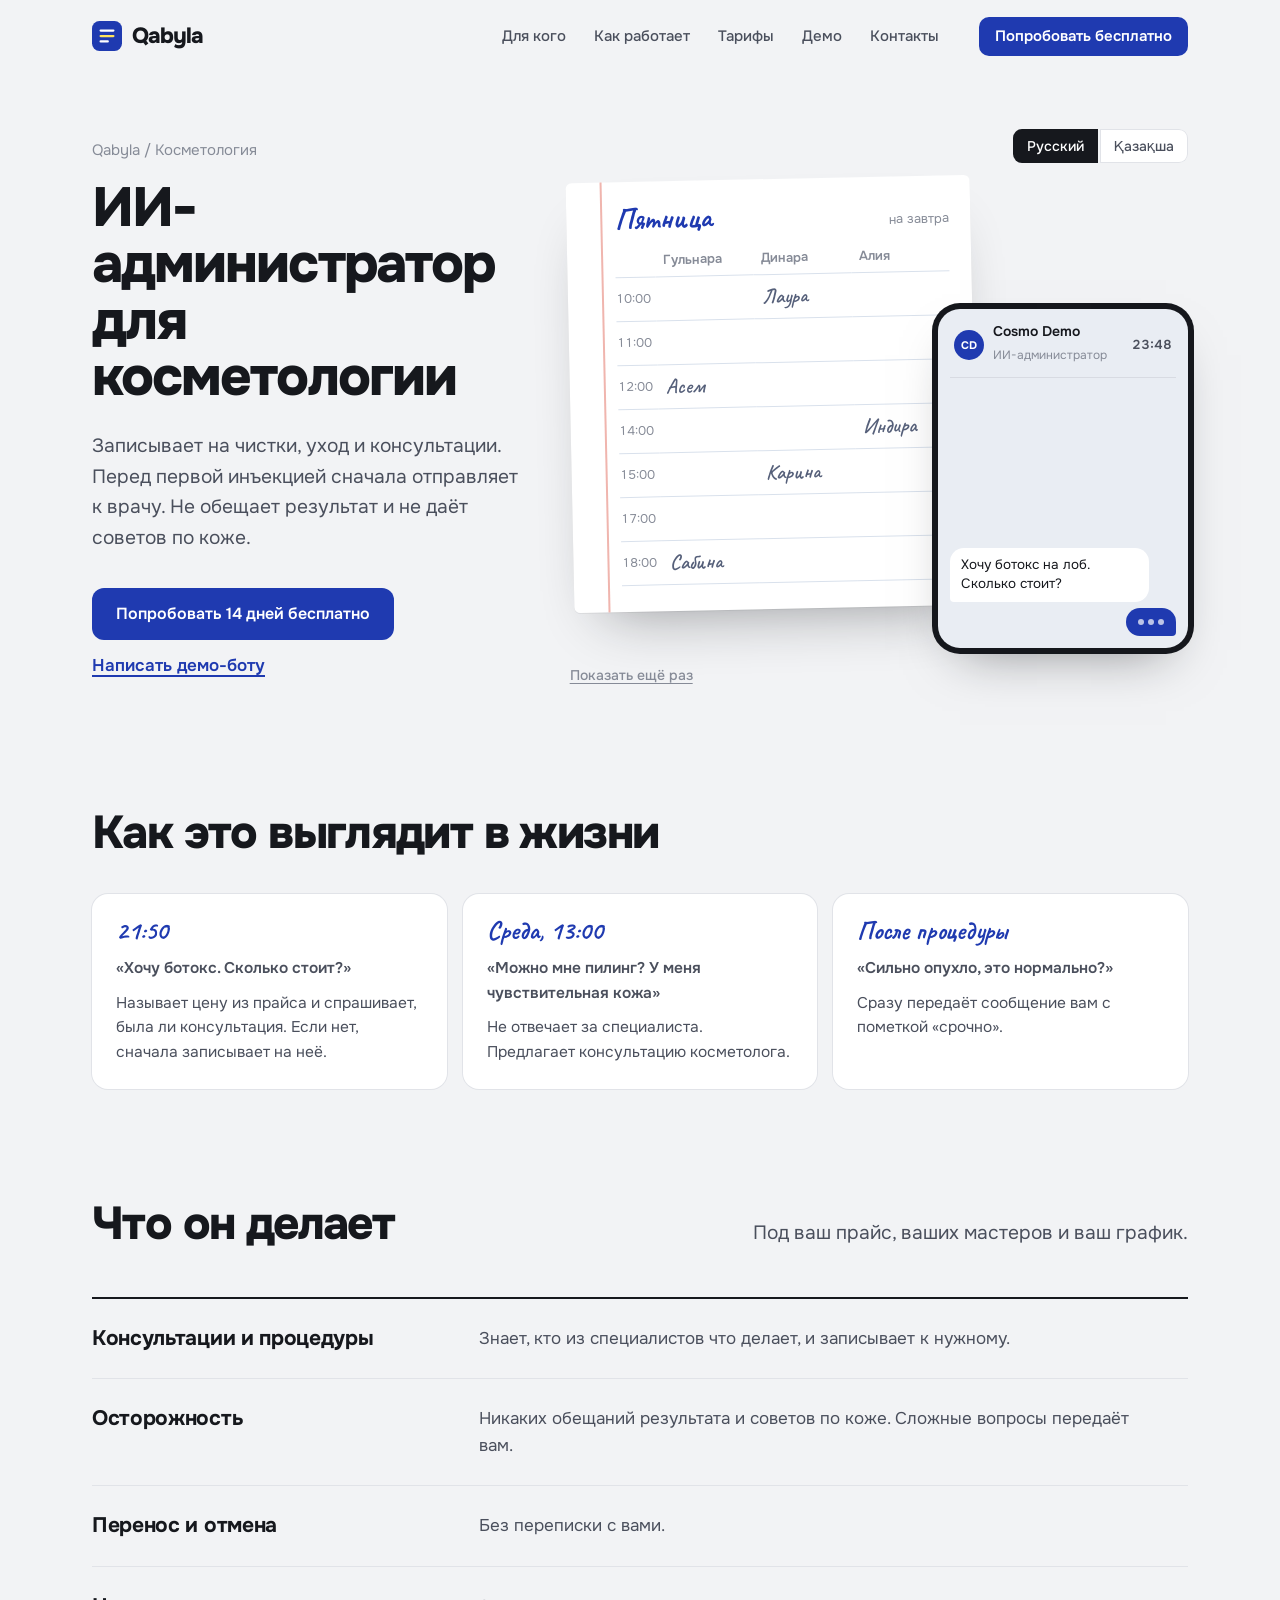
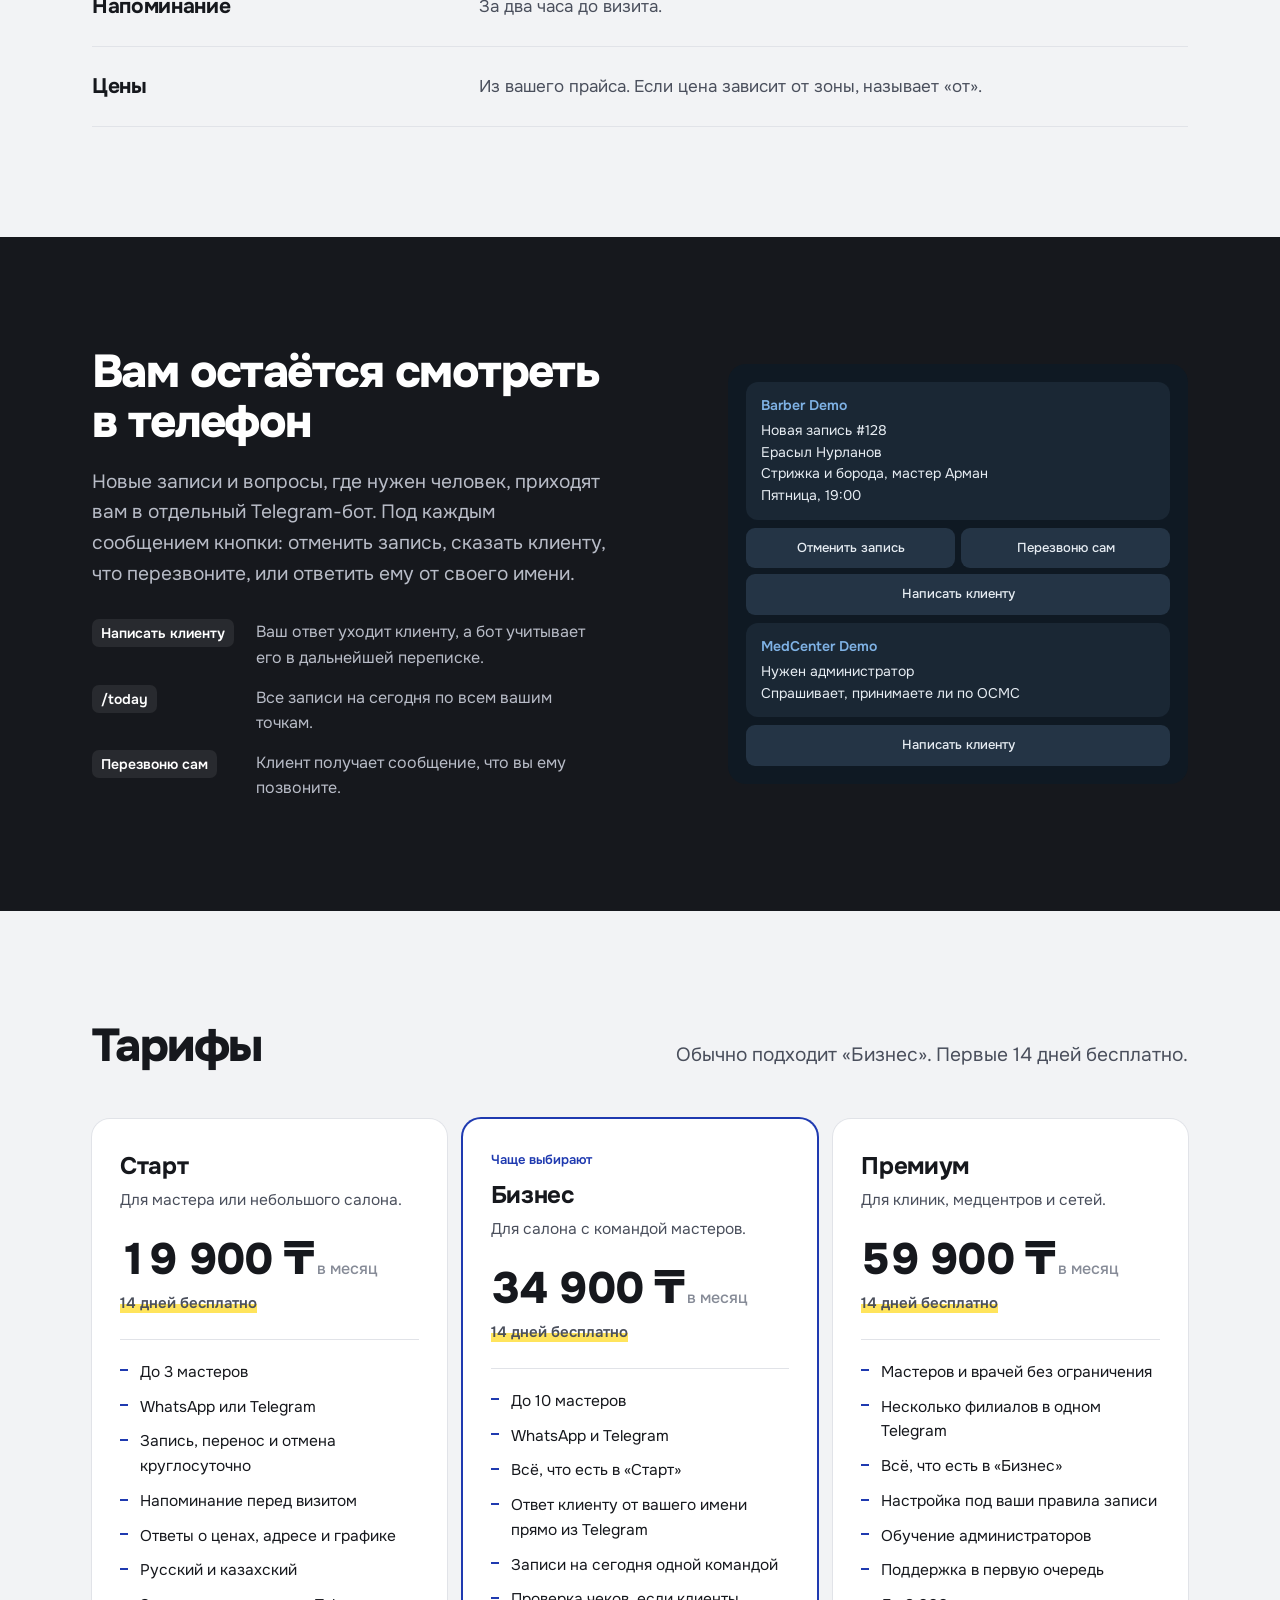
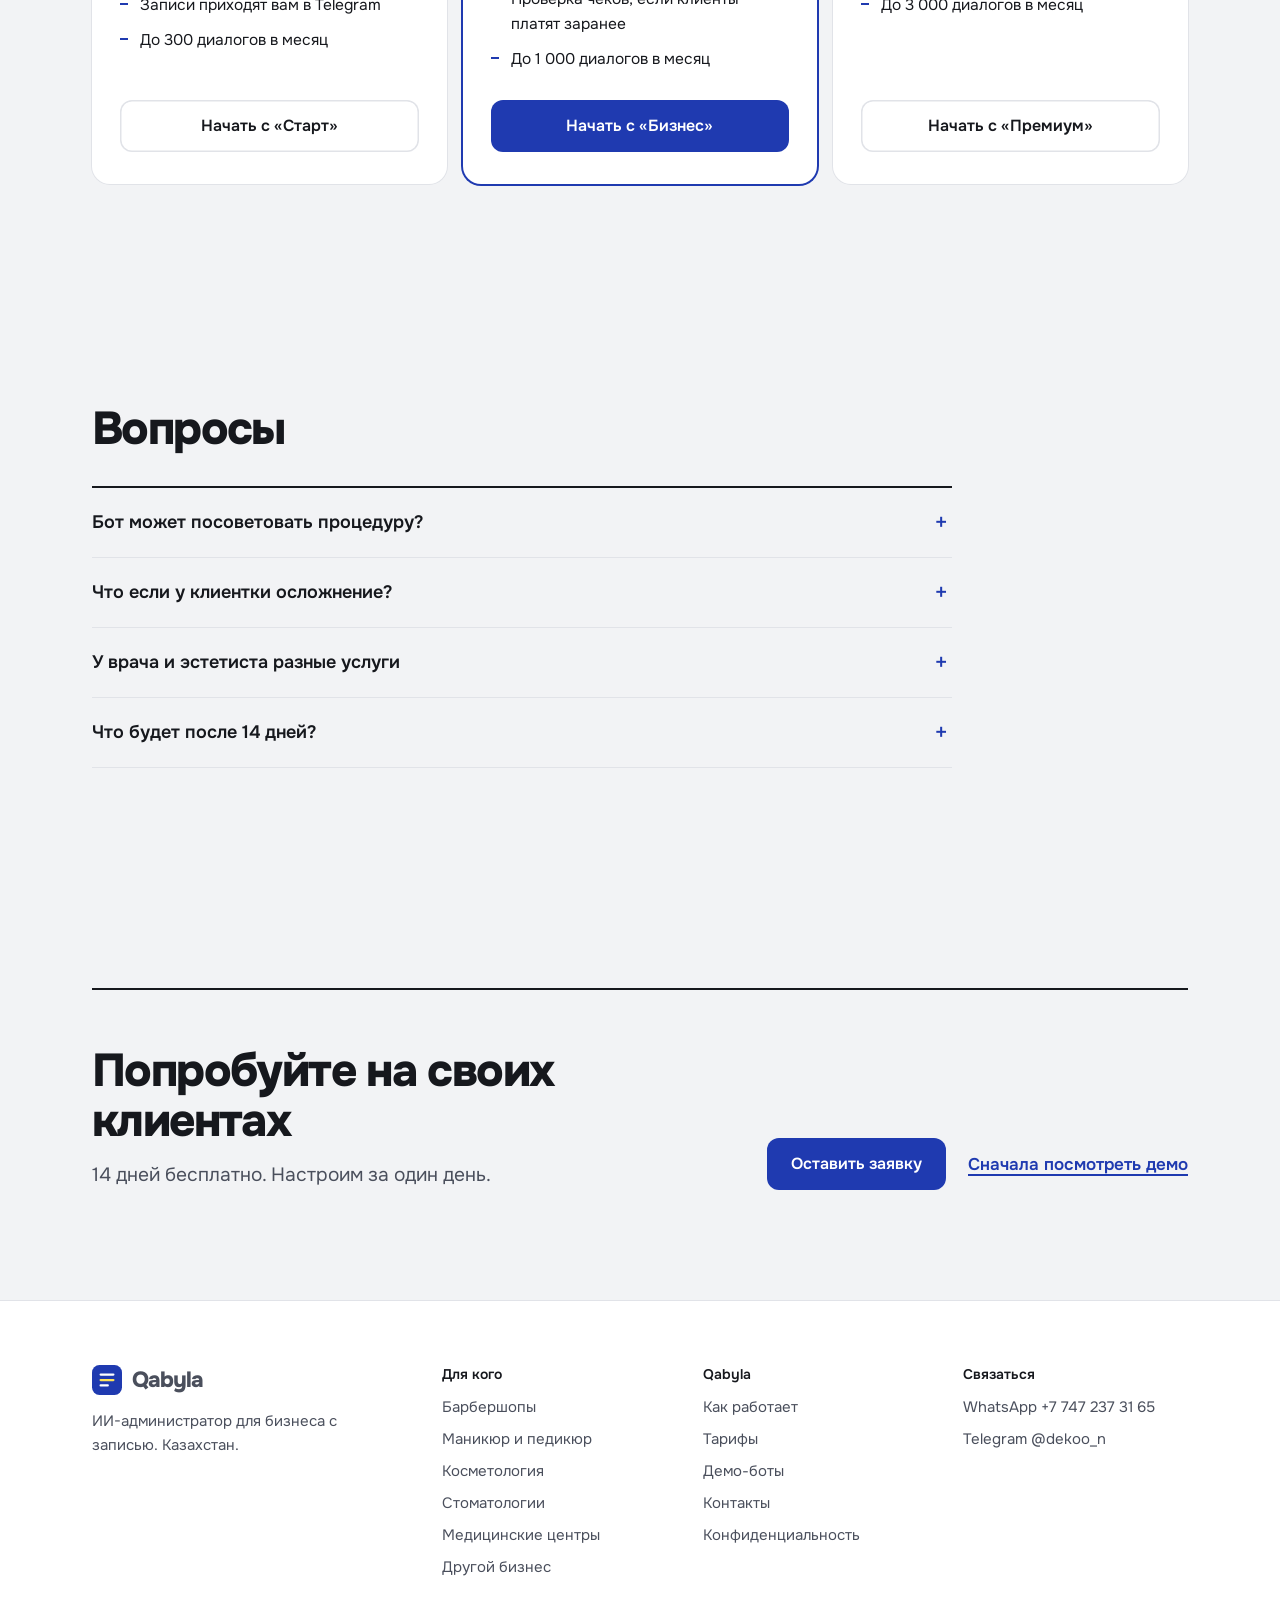
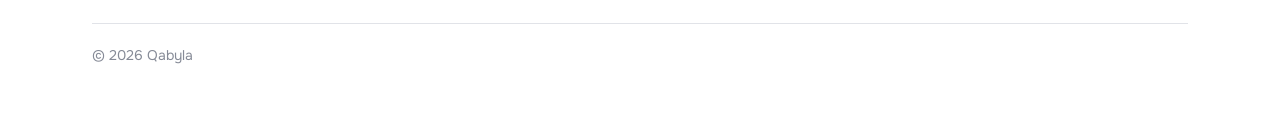
<file: cosmetology.html>
<!doctype html>
<html lang="ru">
<head>
<meta charset="utf-8">
<meta name="viewport" content="width=device-width, initial-scale=1">
<title>ИИ-администратор для косметологии: Qabyla</title>
<meta name="description" content="Записывает на чистки, уход и консультации. Перед первой инъекцией сначала отправляет к врачу. Не обещает результат и не даёт советов по коже.">
<meta property="og:title" content="ИИ-администратор для косметологии: Qabyla">
<meta property="og:description" content="Записывает на чистки, уход и консультации. Перед первой инъекцией сначала отправляет к врачу. Не обещает результат и не даёт советов по коже.">
<link rel="icon" href="data:image/svg+xml,<svg viewBox='0 0 32 32' xmlns='http://www.w3.org/2000/svg'><rect width='32' height='32' rx='8' fill='%231F3AB0'/><rect x='8' y='9' width='16' height='2.4' rx='1.2' fill='%23fff'/><rect x='8' y='14.8' width='16' height='2.4' rx='1.2' fill='%23FFE45C'/><rect x='8' y='20.6' width='10' height='2.4' rx='1.2' fill='%23fff'/></svg>">
<link rel="preconnect" href="https://fonts.googleapis.com">
<link rel="preconnect" href="https://fonts.gstatic.com" crossorigin>
<link href="https://fonts.googleapis.com/css2?family=Caveat:wght@600;700&family=Onest:wght@400;500;600;700;800&display=swap" rel="stylesheet">
<link rel="stylesheet" href="assets/style.css?v=202611210210">
</head>
<body>
<header class="top">
  <div class="wrap">
    <a class="logo" href="index.html" aria-label="Qabyla, на главную"><svg viewBox="0 0 32 32" aria-hidden="true"><rect width="32" height="32" rx="8" fill="#1F3AB0"/><rect x="8" y="9" width="16" height="2.4" rx="1.2" fill="#fff"/><rect x="8" y="14.8" width="16" height="2.4" rx="1.2" fill="#FFE45C"/><rect x="8" y="20.6" width="10" height="2.4" rx="1.2" fill="#fff"/></svg>Qabyla</a>
    <nav class="menu" aria-label="Главное меню">
      <div class="dd"><button type="button" aria-expanded="false">Для кого</button><div class="dd-panel"><a href="barbershop.html"><b>Барбершопы</b><small>Запись к нужному мастеру или к любому свободному</small></a><a href="nails.html"><b>Маникюр и педикюр</b><small>Длинные процедуры без накладок по времени</small></a><a href="cosmetology.html"><b>Косметология</b><small>Перед уколами сначала консультация</small></a><a href="dental.html"><b>Стоматологии</b><small>Острая боль попадает в ближайшее окно</small></a><a href="medcenter.html"><b>Медицинские центры</b><small>Подскажет, к какому врачу идти</small></a><a href="custom.html"><b>Другой бизнес</b><small>Груминг, массаж, автомойка и другие</small></a></div></div>
      <a href="how.html">Как работает</a><a href="pricing.html">Тарифы</a><a href="demo.html">Демо</a><a href="contact.html">Контакты</a>
      <a class="btn btn-pen m-cta" href="contact.html">Попробовать бесплатно</a>
    </nav>
    <a class="btn btn-pen btn-sm head-cta" href="contact.html">Попробовать бесплатно</a>
    <button class="burger" type="button" aria-expanded="false">Меню</button>
  </div>
</header>
<main>
<section class="hero">
  <div class="wrap hero-grid">
    <div>
      <p class="hero-note" style="margin:0 0 18px"><a href="index.html" style="text-decoration:none">Qabyla</a> / Косметология</p>
      <h1>ИИ-администратор для косметологии</h1>
      <p class="lead">Записывает на чистки, уход и консультации. Перед первой инъекцией сначала отправляет к врачу. Не обещает результат и не даёт советов по коже.</p>
      <div class="actions"><a class="btn btn-pen" href="contact.html?biz=Косметология&amp;plan=Бизнес">Попробовать 14 дней бесплатно</a>
        <a class="link" href="https://t.me/cosmo_demo_ai_bot" target="_blank" rel="noopener">Написать демо-боту</a></div>
    </div>
    <div>
  <div class="lang-switch" data-lang-for="niche-desk" role="group" aria-label="Язык переписки">
    <button type="button" data-lang="ru" aria-pressed="true">Русский</button><button type="button" data-lang="kk" aria-pressed="false">Қазақша</button>
  </div>
  <div class="desk" id="niche-desk" data-scene="cosmo">
    <div class="journal" aria-label="Журнал записи на завтра">
      <div class="j-head"><b>Пятница</b><small>на завтра</small></div>
      <div class="j-grid"></div>
    </div>
    <div class="chat" aria-label="Переписка клиента с ИИ-администратором">
      <div class="chat-bar"><i class="p-ava">BD</i><div><b class="p-name">Barber Demo</b><small>ИИ-администратор</small></div><time>23:47</time></div>
      <div class="msgs" aria-live="polite"></div>
    </div>
  </div>
  <button class="replay" type="button" data-replay="niche-desk">Показать ещё раз</button>
</div>
  </div>
</section>

<section style="padding-top:20px">
  <div class="wrap">
    <h2 style="margin-bottom:36px">Как это выглядит в жизни</h2>
    <div class="cases"><div class="case"><div class="when">21:50</div><p class="q">«Хочу ботокс. Сколько стоит?»</p><p>Называет цену из прайса и спрашивает, была ли консультация. Если нет, сначала записывает на неё.</p></div><div class="case"><div class="when">Среда, 13:00</div><p class="q">«Можно мне пилинг? У меня чувствительная кожа»</p><p>Не отвечает за специалиста. Предлагает консультацию косметолога.</p></div><div class="case"><div class="when">После процедуры</div><p class="q">«Сильно опухло, это нормально?»</p><p>Сразу передаёт сообщение вам с пометкой «срочно».</p></div></div>
  </div>
</section>

<section style="padding-top:0">
  <div class="wrap">
    <div class="sec-head"><h2>Что он делает</h2><p class="lead">Под ваш прайс, ваших мастеров и ваш график.</p></div>
    <div class="ledger"><div><h3>Консультации и процедуры</h3><p>Знает, кто из специалистов что делает, и записывает к нужному.</p></div><div><h3>Осторожность</h3><p>Никаких обещаний результата и советов по коже. Сложные вопросы передаёт вам.</p></div><div><h3>Перенос и отмена</h3><p>Без переписки с вами.</p></div><div><h3>Напоминание</h3><p>За два часа до визита.</p></div><div><h3>Цены</h3><p>Из вашего прайса. Если цена зависит от зоны, называет «от».</p></div></div>
  </div>
</section>

<section class="ink">
  <div class="wrap split">
    <div>
      <h2>Вам остаётся смотреть в телефон</h2>
      <p class="lead" style="margin-top:20px">Новые записи и вопросы, где нужен человек, приходят вам в отдельный Telegram-бот. Под каждым сообщением кнопки: отменить запись, сказать клиенту, что перезвоните, или ответить ему от своего имени.</p>
      <ul class="cmds">
        <li><code>Написать клиенту</code><span>Ваш ответ уходит клиенту, а бот учитывает его в дальнейшей переписке.</span></li>
        <li><code>/today</code><span>Все записи на сегодня по всем вашим точкам.</span></li>
        <li><code>Перезвоню сам</code><span>Клиент получает сообщение, что вы ему позвоните.</span></li>
      </ul>
    </div>
    <div class="tg" aria-label="Пример сообщений в боте администратора">
      <div class="tg-card"><div class="biz">Barber Demo</div>Новая запись #128<br>Ерасыл Нурланов<br>Стрижка и борода, мастер Арман<br>Пятница, 19:00</div>
      <div class="tg-btns"><span>Отменить запись</span><span>Перезвоню сам</span><span class="full">Написать клиенту</span></div>
      <div class="tg-card"><div class="biz">MedCenter Demo</div>Нужен администратор<br>Спрашивает, принимаете ли по ОСМС</div>
      <div class="tg-btns"><span class="full">Написать клиенту</span></div>
    </div>
  </div>
</section>

<section>
  <div class="wrap">
    <div class="sec-head"><h2>Тарифы</h2><p class="lead">Обычно подходит «Бизнес». Первые 14 дней бесплатно.</p></div>
    <div class="plans"><article class="plan"><h3>Старт</h3><p class="for">Для мастера или небольшого салона.</p>
  <div class="price">19 900 ₸<small> в месяц</small></div><p class="free"><b>14 дней бесплатно</b></p>
  <ul><li>До 3 мастеров</li><li>WhatsApp или Telegram</li><li>Запись, перенос и отмена круглосуточно</li><li>Напоминание перед визитом</li><li>Ответы о ценах, адресе и графике</li><li>Русский и казахский</li><li>Записи приходят вам в Telegram</li><li>До 300 диалогов в месяц</li></ul><a class="btn btn-plain" href="contact.html?plan=Старт">Начать с «Старт»</a></article><article class="plan best"><span class="tag">Чаще выбирают</span><h3>Бизнес</h3><p class="for">Для салона с командой мастеров.</p>
  <div class="price">34 900 ₸<small> в месяц</small></div><p class="free"><b>14 дней бесплатно</b></p>
  <ul><li>До 10 мастеров</li><li>WhatsApp и Telegram</li><li>Всё, что есть в «Старт»</li><li>Ответ клиенту от вашего имени прямо из Telegram</li><li>Записи на сегодня одной командой</li><li>Проверка чеков, если клиенты платят заранее</li><li>До 1 000 диалогов в месяц</li></ul><a class="btn btn-pen" href="contact.html?plan=Бизнес">Начать с «Бизнес»</a></article><article class="plan"><h3>Премиум</h3><p class="for">Для клиник, медцентров и сетей.</p>
  <div class="price">59 900 ₸<small> в месяц</small></div><p class="free"><b>14 дней бесплатно</b></p>
  <ul><li>Мастеров и врачей без ограничения</li><li>Несколько филиалов в одном Telegram</li><li>Всё, что есть в «Бизнес»</li><li>Настройка под ваши правила записи</li><li>Обучение администраторов</li><li>Поддержка в первую очередь</li><li>До 3 000 диалогов в месяц</li></ul><a class="btn btn-plain" href="contact.html?plan=Премиум">Начать с «Премиум»</a></article></div>
  </div>
</section>

<section><div class="wrap"><h2 style="margin-bottom:32px">Вопросы</h2><div class="faq"><details><summary>Бот может посоветовать процедуру?</summary><p>Поможет выбрать по прайсу. Если клиентка сомневается, предложит консультацию.</p></details><details><summary>Что если у клиентки осложнение?</summary><p>Бот сразу пишет вам срочное сообщение. При опасных симптомах советует звонить 103.</p></details><details><summary>У врача и эстетиста разные услуги</summary><p>Так и настраиваем: у каждого специалиста свои услуги и свой график.</p></details><details><summary>Что будет после 14 дней?</summary><p>Выбираете тариф и платите раз в месяц.</p></details></div></div></section>
<section style="padding-bottom:0"><div class="wrap"><div class="final">
  <div><h2>Попробуйте на своих клиентах</h2><p class="lead" style="margin-top:14px">14 дней бесплатно. Настроим за один день.</p></div>
  <div class="actions"><a class="btn btn-pen" href="contact.html">Оставить заявку</a><a class="link" href="demo.html">Сначала посмотреть демо</a></div>
</div></div></section>
</main>
<footer>
  <div class="wrap">
    <div class="f-grid">
      <div><a class="logo" href="index.html"><svg viewBox="0 0 32 32" aria-hidden="true"><rect width="32" height="32" rx="8" fill="#1F3AB0"/><rect x="8" y="9" width="16" height="2.4" rx="1.2" fill="#fff"/><rect x="8" y="14.8" width="16" height="2.4" rx="1.2" fill="#FFE45C"/><rect x="8" y="20.6" width="10" height="2.4" rx="1.2" fill="#fff"/></svg>Qabyla</a>
        <p style="margin-top:14px;max-width:22em">ИИ-администратор для бизнеса с записью. Казахстан.</p></div>
      <div><h4>Для кого</h4><ul><li><a href="barbershop.html">Барбершопы</a></li><li><a href="nails.html">Маникюр и педикюр</a></li><li><a href="cosmetology.html">Косметология</a></li><li><a href="dental.html">Стоматологии</a></li><li><a href="medcenter.html">Медицинские центры</a></li><li><a href="custom.html">Другой бизнес</a></li></ul></div>
      <div><h4>Qabyla</h4><ul><li><a href="how.html">Как работает</a></li><li><a href="pricing.html">Тарифы</a></li>
        <li><a href="demo.html">Демо-боты</a></li><li><a href="contact.html">Контакты</a></li><li><a href="privacy.html">Конфиденциальность</a></li></ul></div>
      <div><h4>Связаться</h4><ul><li><a href="https://wa.me/77472373165" target="_blank" rel="noopener">WhatsApp +7 747 237 31 65</a></li>
        <li><a href="https://t.me/dekoo_n" target="_blank" rel="noopener">Telegram @dekoo_n</a></li></ul></div>
    </div>
    <div class="f-bottom">© 2026 Qabyla</div>
  </div>
</footer>
<script src="assets/app.js?v=202611210210"></script>
</body>
</html>
</file>
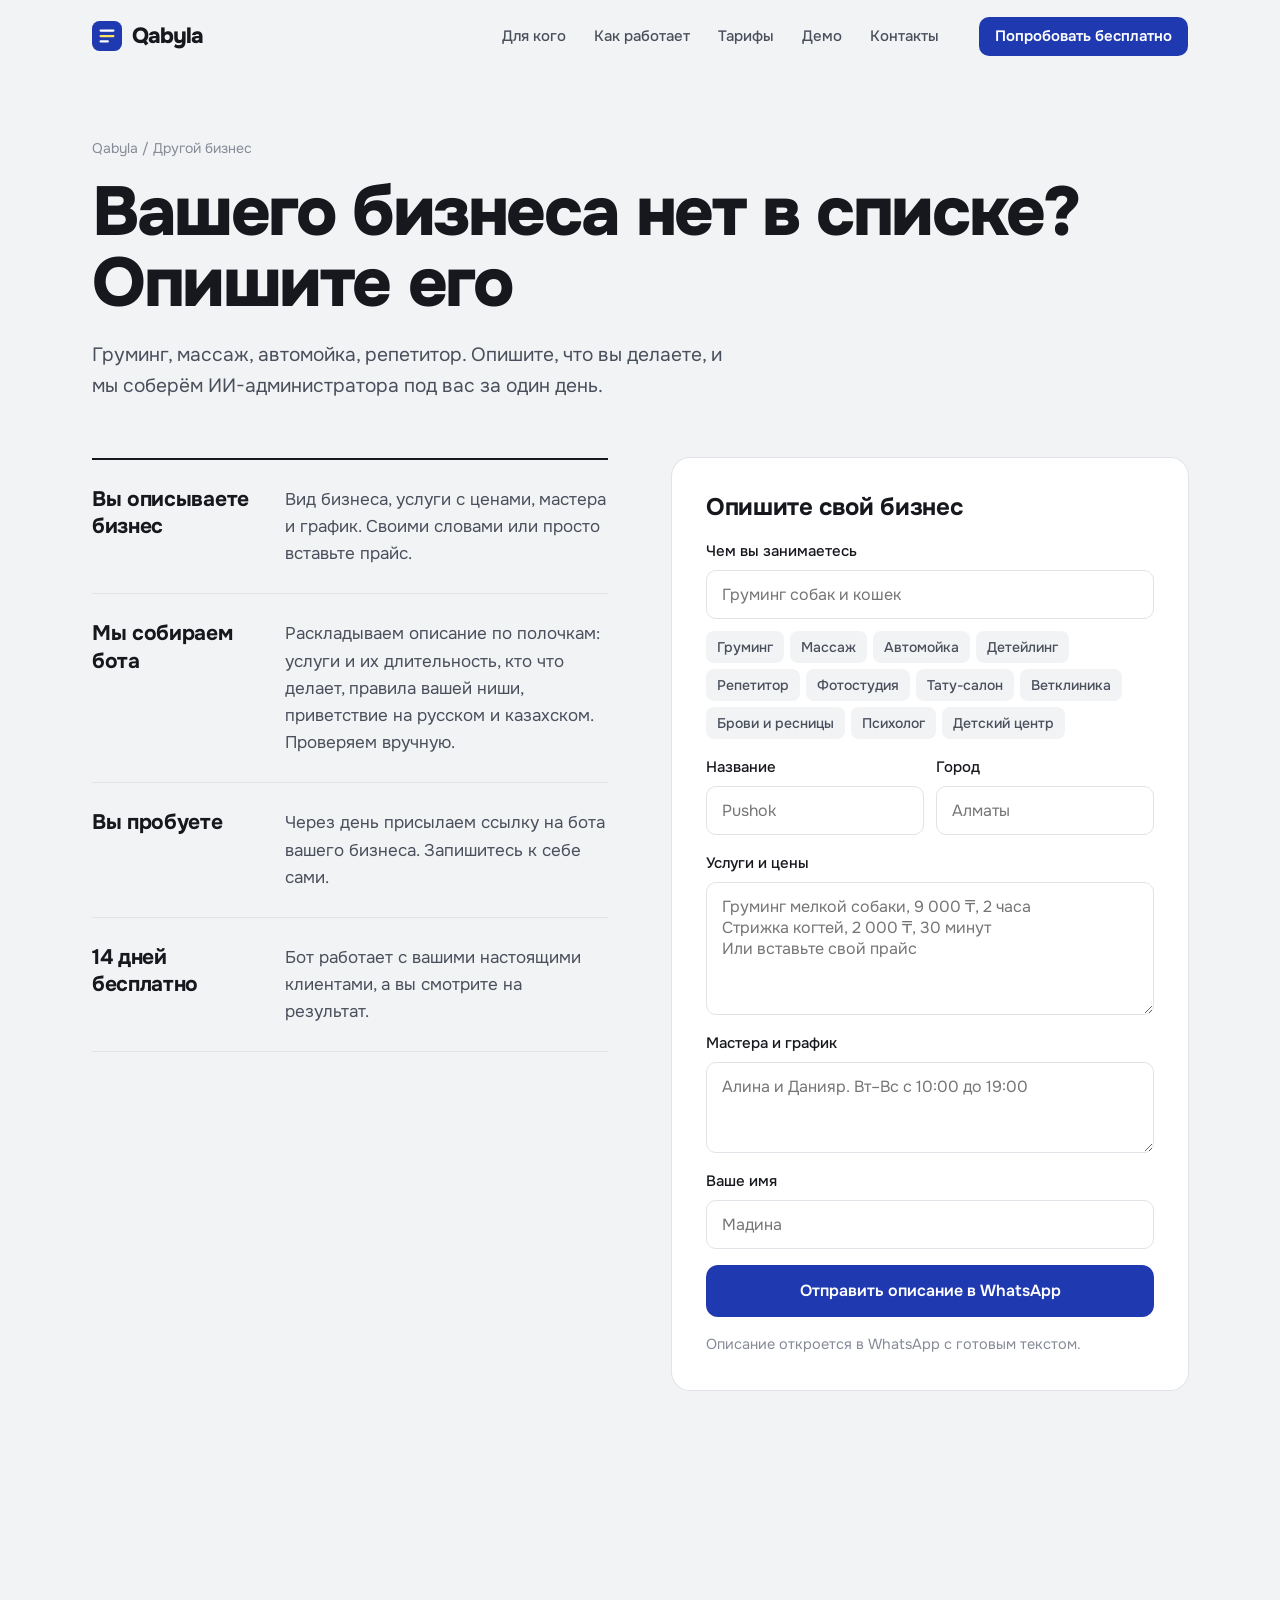
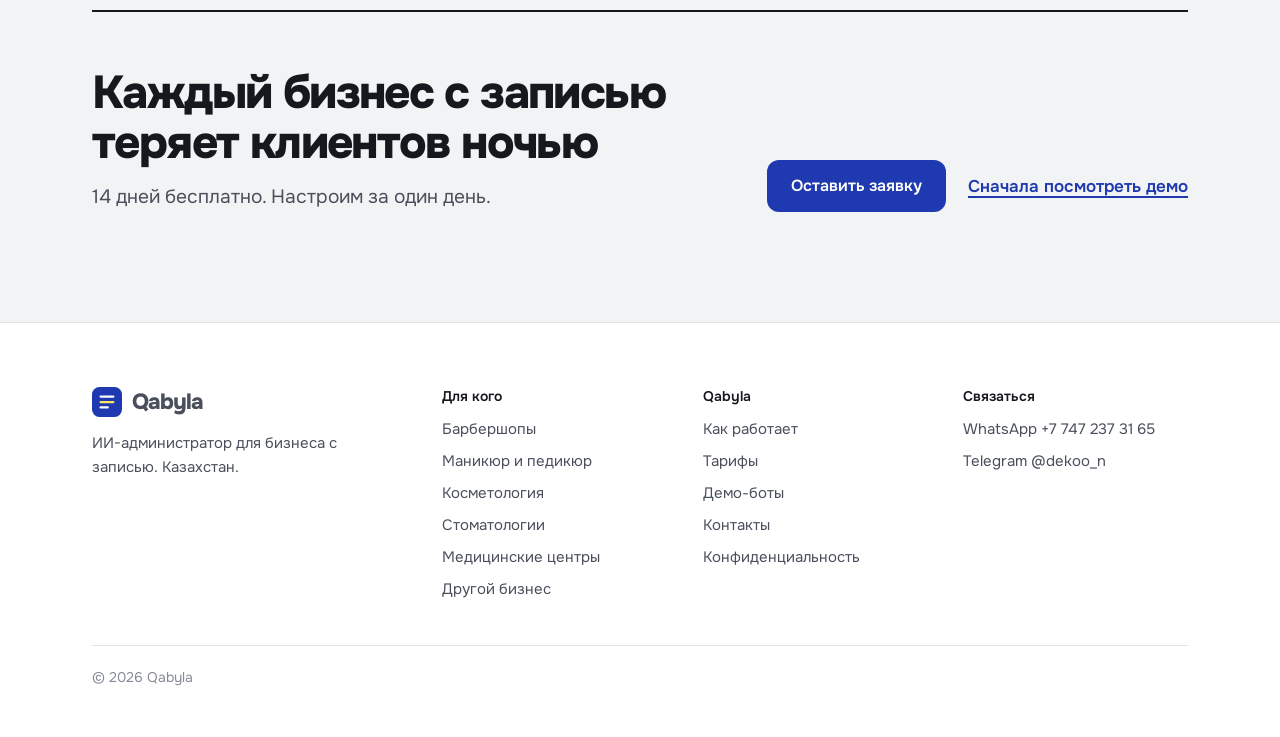
<file: custom.html>
<!doctype html>
<html lang="ru">
<head>
<meta charset="utf-8">
<meta name="viewport" content="width=device-width, initial-scale=1">
<title>Свой бизнес: ИИ-администратор под ваш вид бизнеса | Qabyla</title>
<meta name="description" content="Груминг, массаж, автомойка, репетитор: опишите свой бизнес, и мы соберём ИИ-администратора для записи клиентов за один день.">
<meta property="og:title" content="Свой бизнес: ИИ-администратор под ваш вид бизнеса | Qabyla">
<meta property="og:description" content="Груминг, массаж, автомойка, репетитор: опишите свой бизнес, и мы соберём ИИ-администратора для записи клиентов за один день.">
<link rel="icon" href="data:image/svg+xml,<svg viewBox='0 0 32 32' xmlns='http://www.w3.org/2000/svg'><rect width='32' height='32' rx='8' fill='%231F3AB0'/><rect x='8' y='9' width='16' height='2.4' rx='1.2' fill='%23fff'/><rect x='8' y='14.8' width='16' height='2.4' rx='1.2' fill='%23FFE45C'/><rect x='8' y='20.6' width='10' height='2.4' rx='1.2' fill='%23fff'/></svg>">
<link rel="preconnect" href="https://fonts.googleapis.com">
<link rel="preconnect" href="https://fonts.gstatic.com" crossorigin>
<link href="https://fonts.googleapis.com/css2?family=Caveat:wght@600;700&family=Onest:wght@400;500;600;700;800&display=swap" rel="stylesheet">
<link rel="stylesheet" href="assets/style.css?v=202611210210">
</head>
<body>
<header class="top">
  <div class="wrap">
    <a class="logo" href="index.html" aria-label="Qabyla, на главную"><svg viewBox="0 0 32 32" aria-hidden="true"><rect width="32" height="32" rx="8" fill="#1F3AB0"/><rect x="8" y="9" width="16" height="2.4" rx="1.2" fill="#fff"/><rect x="8" y="14.8" width="16" height="2.4" rx="1.2" fill="#FFE45C"/><rect x="8" y="20.6" width="10" height="2.4" rx="1.2" fill="#fff"/></svg>Qabyla</a>
    <nav class="menu" aria-label="Главное меню">
      <div class="dd"><button type="button" aria-expanded="false">Для кого</button><div class="dd-panel"><a href="barbershop.html"><b>Барбершопы</b><small>Запись к нужному мастеру или к любому свободному</small></a><a href="nails.html"><b>Маникюр и педикюр</b><small>Длинные процедуры без накладок по времени</small></a><a href="cosmetology.html"><b>Косметология</b><small>Перед уколами сначала консультация</small></a><a href="dental.html"><b>Стоматологии</b><small>Острая боль попадает в ближайшее окно</small></a><a href="medcenter.html"><b>Медицинские центры</b><small>Подскажет, к какому врачу идти</small></a><a href="custom.html"><b>Другой бизнес</b><small>Груминг, массаж, автомойка и другие</small></a></div></div>
      <a href="how.html">Как работает</a><a href="pricing.html">Тарифы</a><a href="demo.html">Демо</a><a href="contact.html">Контакты</a>
      <a class="btn btn-pen m-cta" href="contact.html">Попробовать бесплатно</a>
    </nav>
    <a class="btn btn-pen btn-sm head-cta" href="contact.html">Попробовать бесплатно</a>
    <button class="burger" type="button" aria-expanded="false">Меню</button>
  </div>
</header>
<main>
<section class="page-head">
  <div class="wrap">
    <p class="crumbs"><a href="index.html">Qabyla</a> / Другой бизнес</p>
    <h1>Вашего бизнеса нет в списке? Опишите его</h1>
    <p class="lead">Груминг, массаж, автомойка, репетитор. Опишите, что вы делаете, и мы соберём ИИ-администратора под вас за один день.</p>
  </div>
</section>
<section style="padding-top:0">
  <div class="wrap split" style="align-items:start">
    <div>
      <div class="ledger"><div><h3>Вы описываете бизнес</h3><p>Вид бизнеса, услуги с ценами, мастера и график. Своими словами или просто вставьте прайс.</p></div><div><h3>Мы собираем бота</h3><p>Раскладываем описание по полочкам: услуги и их длительность, кто что делает, правила вашей ниши, приветствие на русском и казахском. Проверяем вручную.</p></div><div><h3>Вы пробуете</h3><p>Через день присылаем ссылку на бота вашего бизнеса. Запишитесь к себе сами.</p></div><div><h3>14 дней бесплатно</h3><p>Бот работает с вашими настоящими клиентами, а вы смотрите на результат.</p></div></div>
    </div>
    <form class="form custom-form" novalidate>
      <h3>Опишите свой бизнес</h3>
      <label>Чем вы занимаетесь<input name="kind" required placeholder="Груминг собак и кошек"></label>
      <div class="kinds" aria-label="Быстрый выбор"><button type="button">Груминг</button><button type="button">Массаж</button><button type="button">Автомойка</button><button type="button">Детейлинг</button><button type="button">Репетитор</button><button type="button">Фотостудия</button><button type="button">Тату-салон</button><button type="button">Ветклиника</button><button type="button">Брови и ресницы</button><button type="button">Психолог</button><button type="button">Детский центр</button></div>
      <div class="two"><label>Название<input name="title" placeholder="Pushok"></label>
        <label>Город<input name="city" autocomplete="address-level2" placeholder="Алматы"></label></div>
      <label>Услуги и цены<textarea name="services" rows="5" required placeholder="Груминг мелкой собаки, 9 000 ₸, 2 часа&#10;Стрижка когтей, 2 000 ₸, 30 минут&#10;Или вставьте свой прайс"></textarea></label>
      <label>Мастера и график<textarea name="staff" rows="3" placeholder="Алина и Данияр. Вт–Вс с 10:00 до 19:00"></textarea></label>
      <label>Ваше имя<input name="name" autocomplete="given-name" required placeholder="Мадина"></label>
      <button class="btn btn-pen" type="submit">Отправить описание в WhatsApp</button>
      <p class="alt">Описание откроется в WhatsApp с готовым текстом.</p>
    </form>
  </div>
</section>
<section style="padding-bottom:0"><div class="wrap"><div class="final">
  <div><h2>Каждый бизнес с записью теряет клиентов ночью</h2><p class="lead" style="margin-top:14px">14 дней бесплатно. Настроим за один день.</p></div>
  <div class="actions"><a class="btn btn-pen" href="contact.html">Оставить заявку</a><a class="link" href="demo.html">Сначала посмотреть демо</a></div>
</div></div></section>
</main>
<footer>
  <div class="wrap">
    <div class="f-grid">
      <div><a class="logo" href="index.html"><svg viewBox="0 0 32 32" aria-hidden="true"><rect width="32" height="32" rx="8" fill="#1F3AB0"/><rect x="8" y="9" width="16" height="2.4" rx="1.2" fill="#fff"/><rect x="8" y="14.8" width="16" height="2.4" rx="1.2" fill="#FFE45C"/><rect x="8" y="20.6" width="10" height="2.4" rx="1.2" fill="#fff"/></svg>Qabyla</a>
        <p style="margin-top:14px;max-width:22em">ИИ-администратор для бизнеса с записью. Казахстан.</p></div>
      <div><h4>Для кого</h4><ul><li><a href="barbershop.html">Барбершопы</a></li><li><a href="nails.html">Маникюр и педикюр</a></li><li><a href="cosmetology.html">Косметология</a></li><li><a href="dental.html">Стоматологии</a></li><li><a href="medcenter.html">Медицинские центры</a></li><li><a href="custom.html">Другой бизнес</a></li></ul></div>
      <div><h4>Qabyla</h4><ul><li><a href="how.html">Как работает</a></li><li><a href="pricing.html">Тарифы</a></li>
        <li><a href="demo.html">Демо-боты</a></li><li><a href="contact.html">Контакты</a></li><li><a href="privacy.html">Конфиденциальность</a></li></ul></div>
      <div><h4>Связаться</h4><ul><li><a href="https://wa.me/77472373165" target="_blank" rel="noopener">WhatsApp +7 747 237 31 65</a></li>
        <li><a href="https://t.me/dekoo_n" target="_blank" rel="noopener">Telegram @dekoo_n</a></li></ul></div>
    </div>
    <div class="f-bottom">© 2026 Qabyla</div>
  </div>
</footer>
<script src="assets/app.js?v=202611210210"></script>
</body>
</html>
</file>
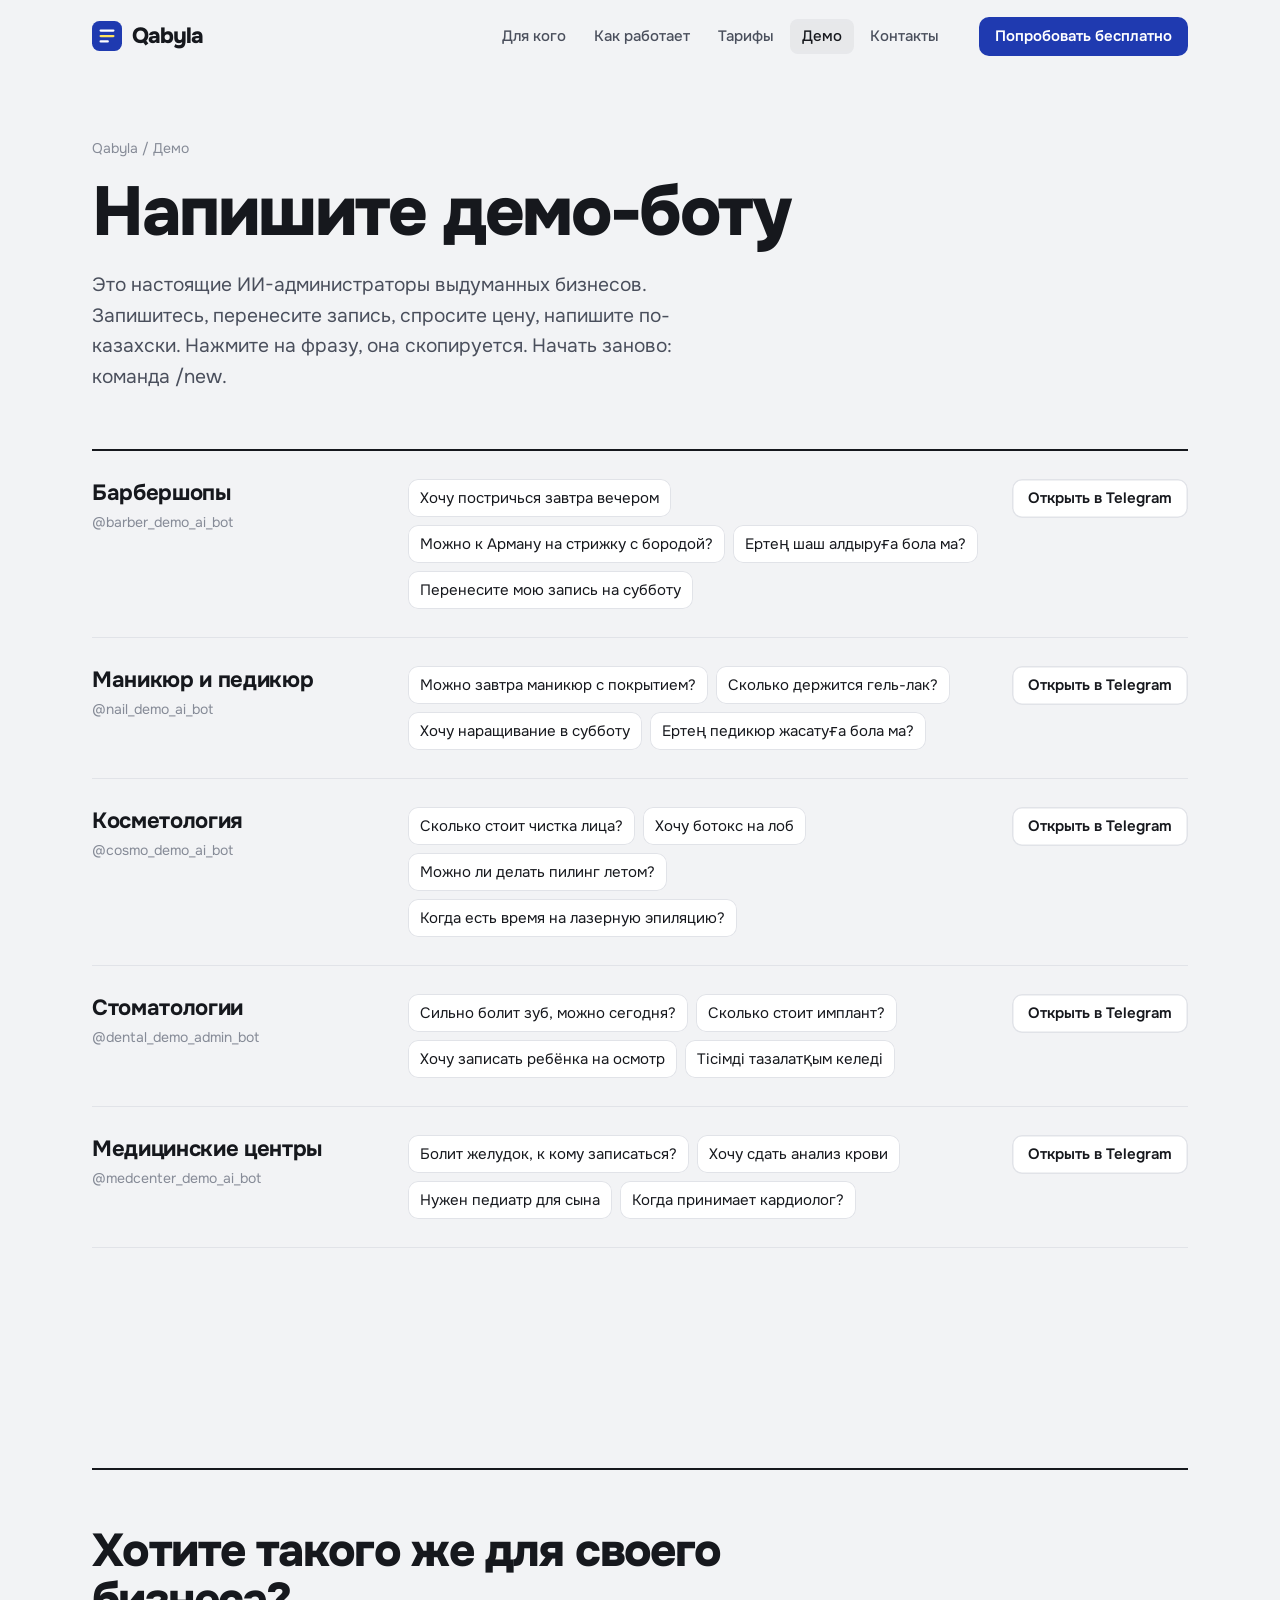
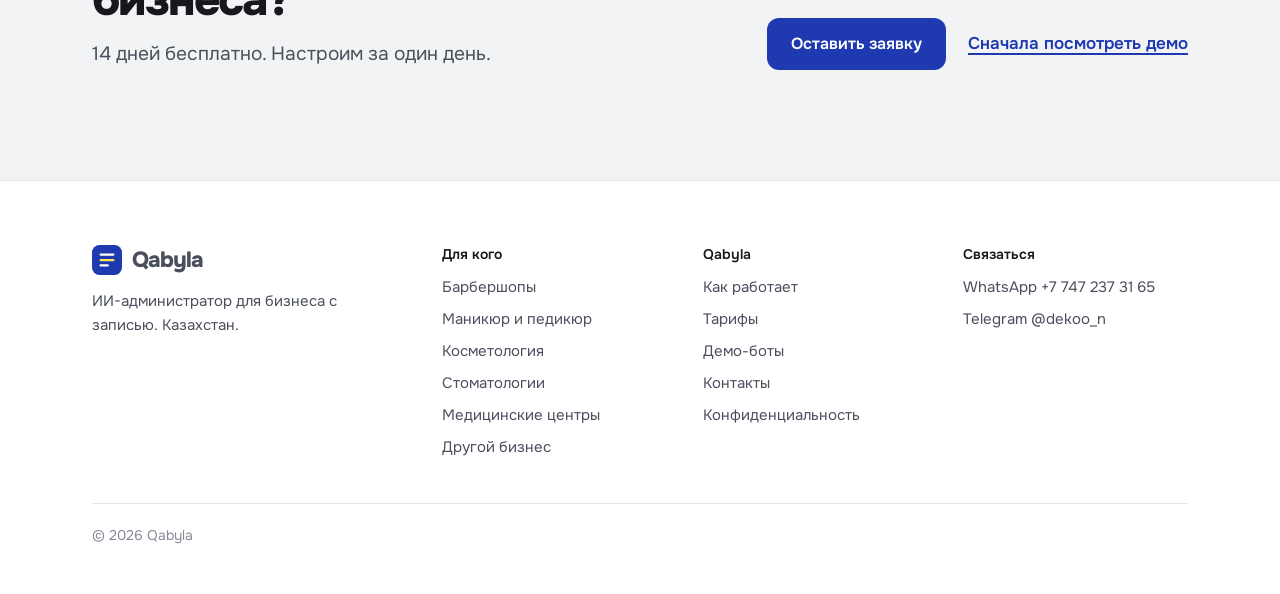
<file: demo.html>
<!doctype html>
<html lang="ru">
<head>
<meta charset="utf-8">
<meta name="viewport" content="width=device-width, initial-scale=1">
<title>Демо-боты Qabyla</title>
<meta name="description" content="Пять демо-ботов в Telegram: барбершоп, маникюр, косметология, стоматология, медцентр.">
<meta property="og:title" content="Демо-боты Qabyla">
<meta property="og:description" content="Пять демо-ботов в Telegram: барбершоп, маникюр, косметология, стоматология, медцентр.">
<link rel="icon" href="data:image/svg+xml,<svg viewBox='0 0 32 32' xmlns='http://www.w3.org/2000/svg'><rect width='32' height='32' rx='8' fill='%231F3AB0'/><rect x='8' y='9' width='16' height='2.4' rx='1.2' fill='%23fff'/><rect x='8' y='14.8' width='16' height='2.4' rx='1.2' fill='%23FFE45C'/><rect x='8' y='20.6' width='10' height='2.4' rx='1.2' fill='%23fff'/></svg>">
<link rel="preconnect" href="https://fonts.googleapis.com">
<link rel="preconnect" href="https://fonts.gstatic.com" crossorigin>
<link href="https://fonts.googleapis.com/css2?family=Caveat:wght@600;700&family=Onest:wght@400;500;600;700;800&display=swap" rel="stylesheet">
<link rel="stylesheet" href="assets/style.css?v=202611210210">
</head>
<body>
<header class="top">
  <div class="wrap">
    <a class="logo" href="index.html" aria-label="Qabyla, на главную"><svg viewBox="0 0 32 32" aria-hidden="true"><rect width="32" height="32" rx="8" fill="#1F3AB0"/><rect x="8" y="9" width="16" height="2.4" rx="1.2" fill="#fff"/><rect x="8" y="14.8" width="16" height="2.4" rx="1.2" fill="#FFE45C"/><rect x="8" y="20.6" width="10" height="2.4" rx="1.2" fill="#fff"/></svg>Qabyla</a>
    <nav class="menu" aria-label="Главное меню">
      <div class="dd"><button type="button" aria-expanded="false">Для кого</button><div class="dd-panel"><a href="barbershop.html"><b>Барбершопы</b><small>Запись к нужному мастеру или к любому свободному</small></a><a href="nails.html"><b>Маникюр и педикюр</b><small>Длинные процедуры без накладок по времени</small></a><a href="cosmetology.html"><b>Косметология</b><small>Перед уколами сначала консультация</small></a><a href="dental.html"><b>Стоматологии</b><small>Острая боль попадает в ближайшее окно</small></a><a href="medcenter.html"><b>Медицинские центры</b><small>Подскажет, к какому врачу идти</small></a><a href="custom.html"><b>Другой бизнес</b><small>Груминг, массаж, автомойка и другие</small></a></div></div>
      <a href="how.html">Как работает</a><a href="pricing.html">Тарифы</a><a href="demo.html" aria-current="page">Демо</a><a href="contact.html">Контакты</a>
      <a class="btn btn-pen m-cta" href="contact.html">Попробовать бесплатно</a>
    </nav>
    <a class="btn btn-pen btn-sm head-cta" href="contact.html">Попробовать бесплатно</a>
    <button class="burger" type="button" aria-expanded="false">Меню</button>
  </div>
</header>
<main>
<section class="page-head">
  <div class="wrap">
    <p class="crumbs"><a href="index.html">Qabyla</a> / Демо</p>
    <h1>Напишите демо-боту</h1>
    <p class="lead">Это настоящие ИИ-администраторы выдуманных бизнесов. Запишитесь, перенесите запись, спросите цену, напишите по-казахски. Нажмите на фразу, она скопируется. Начать заново: команда /new.</p>
  </div>
</section>
<section style="padding-top:0"><div class="wrap"><div class="demo-list"><div class="demo-row"><div><h3>Барбершопы</h3><small>@barber_demo_ai_bot</small></div>
  <div class="phrases"><button type="button" data-text="Хочу постричься завтра вечером">Хочу постричься завтра вечером</button><button type="button" data-text="Можно к Арману на стрижку с бородой?">Можно к Арману на стрижку с бородой?</button><button type="button" data-text="Ертең шаш алдыруға бола ма?">Ертең шаш алдыруға бола ма?</button><button type="button" data-text="Перенесите мою запись на субботу">Перенесите мою запись на субботу</button></div>
  <a class="btn btn-plain btn-sm" href="https://t.me/barber_demo_ai_bot" target="_blank" rel="noopener">Открыть в Telegram</a></div><div class="demo-row"><div><h3>Маникюр и педикюр</h3><small>@nail_demo_ai_bot</small></div>
  <div class="phrases"><button type="button" data-text="Можно завтра маникюр с покрытием?">Можно завтра маникюр с покрытием?</button><button type="button" data-text="Сколько держится гель-лак?">Сколько держится гель-лак?</button><button type="button" data-text="Хочу наращивание в субботу">Хочу наращивание в субботу</button><button type="button" data-text="Ертең педикюр жасатуға бола ма?">Ертең педикюр жасатуға бола ма?</button></div>
  <a class="btn btn-plain btn-sm" href="https://t.me/nail_demo_ai_bot" target="_blank" rel="noopener">Открыть в Telegram</a></div><div class="demo-row"><div><h3>Косметология</h3><small>@cosmo_demo_ai_bot</small></div>
  <div class="phrases"><button type="button" data-text="Сколько стоит чистка лица?">Сколько стоит чистка лица?</button><button type="button" data-text="Хочу ботокс на лоб">Хочу ботокс на лоб</button><button type="button" data-text="Можно ли делать пилинг летом?">Можно ли делать пилинг летом?</button><button type="button" data-text="Когда есть время на лазерную эпиляцию?">Когда есть время на лазерную эпиляцию?</button></div>
  <a class="btn btn-plain btn-sm" href="https://t.me/cosmo_demo_ai_bot" target="_blank" rel="noopener">Открыть в Telegram</a></div><div class="demo-row"><div><h3>Стоматологии</h3><small>@dental_demo_admin_bot</small></div>
  <div class="phrases"><button type="button" data-text="Сильно болит зуб, можно сегодня?">Сильно болит зуб, можно сегодня?</button><button type="button" data-text="Сколько стоит имплант?">Сколько стоит имплант?</button><button type="button" data-text="Хочу записать ребёнка на осмотр">Хочу записать ребёнка на осмотр</button><button type="button" data-text="Тісімді тазалатқым келеді">Тісімді тазалатқым келеді</button></div>
  <a class="btn btn-plain btn-sm" href="https://t.me/dental_demo_admin_bot" target="_blank" rel="noopener">Открыть в Telegram</a></div><div class="demo-row"><div><h3>Медицинские центры</h3><small>@medcenter_demo_ai_bot</small></div>
  <div class="phrases"><button type="button" data-text="Болит желудок, к кому записаться?">Болит желудок, к кому записаться?</button><button type="button" data-text="Хочу сдать анализ крови">Хочу сдать анализ крови</button><button type="button" data-text="Нужен педиатр для сына">Нужен педиатр для сына</button><button type="button" data-text="Когда принимает кардиолог?">Когда принимает кардиолог?</button></div>
  <a class="btn btn-plain btn-sm" href="https://t.me/medcenter_demo_ai_bot" target="_blank" rel="noopener">Открыть в Telegram</a></div></div></div></section>
<section style="padding-bottom:0"><div class="wrap"><div class="final">
  <div><h2>Хотите такого же для своего бизнеса?</h2><p class="lead" style="margin-top:14px">14 дней бесплатно. Настроим за один день.</p></div>
  <div class="actions"><a class="btn btn-pen" href="contact.html">Оставить заявку</a><a class="link" href="demo.html">Сначала посмотреть демо</a></div>
</div></div></section>
</main>
<footer>
  <div class="wrap">
    <div class="f-grid">
      <div><a class="logo" href="index.html"><svg viewBox="0 0 32 32" aria-hidden="true"><rect width="32" height="32" rx="8" fill="#1F3AB0"/><rect x="8" y="9" width="16" height="2.4" rx="1.2" fill="#fff"/><rect x="8" y="14.8" width="16" height="2.4" rx="1.2" fill="#FFE45C"/><rect x="8" y="20.6" width="10" height="2.4" rx="1.2" fill="#fff"/></svg>Qabyla</a>
        <p style="margin-top:14px;max-width:22em">ИИ-администратор для бизнеса с записью. Казахстан.</p></div>
      <div><h4>Для кого</h4><ul><li><a href="barbershop.html">Барбершопы</a></li><li><a href="nails.html">Маникюр и педикюр</a></li><li><a href="cosmetology.html">Косметология</a></li><li><a href="dental.html">Стоматологии</a></li><li><a href="medcenter.html">Медицинские центры</a></li><li><a href="custom.html">Другой бизнес</a></li></ul></div>
      <div><h4>Qabyla</h4><ul><li><a href="how.html">Как работает</a></li><li><a href="pricing.html">Тарифы</a></li>
        <li><a href="demo.html">Демо-боты</a></li><li><a href="contact.html">Контакты</a></li><li><a href="privacy.html">Конфиденциальность</a></li></ul></div>
      <div><h4>Связаться</h4><ul><li><a href="https://wa.me/77472373165" target="_blank" rel="noopener">WhatsApp +7 747 237 31 65</a></li>
        <li><a href="https://t.me/dekoo_n" target="_blank" rel="noopener">Telegram @dekoo_n</a></li></ul></div>
    </div>
    <div class="f-bottom">© 2026 Qabyla</div>
  </div>
</footer>
<script src="assets/app.js?v=202611210210"></script>
</body>
</html>
</file>
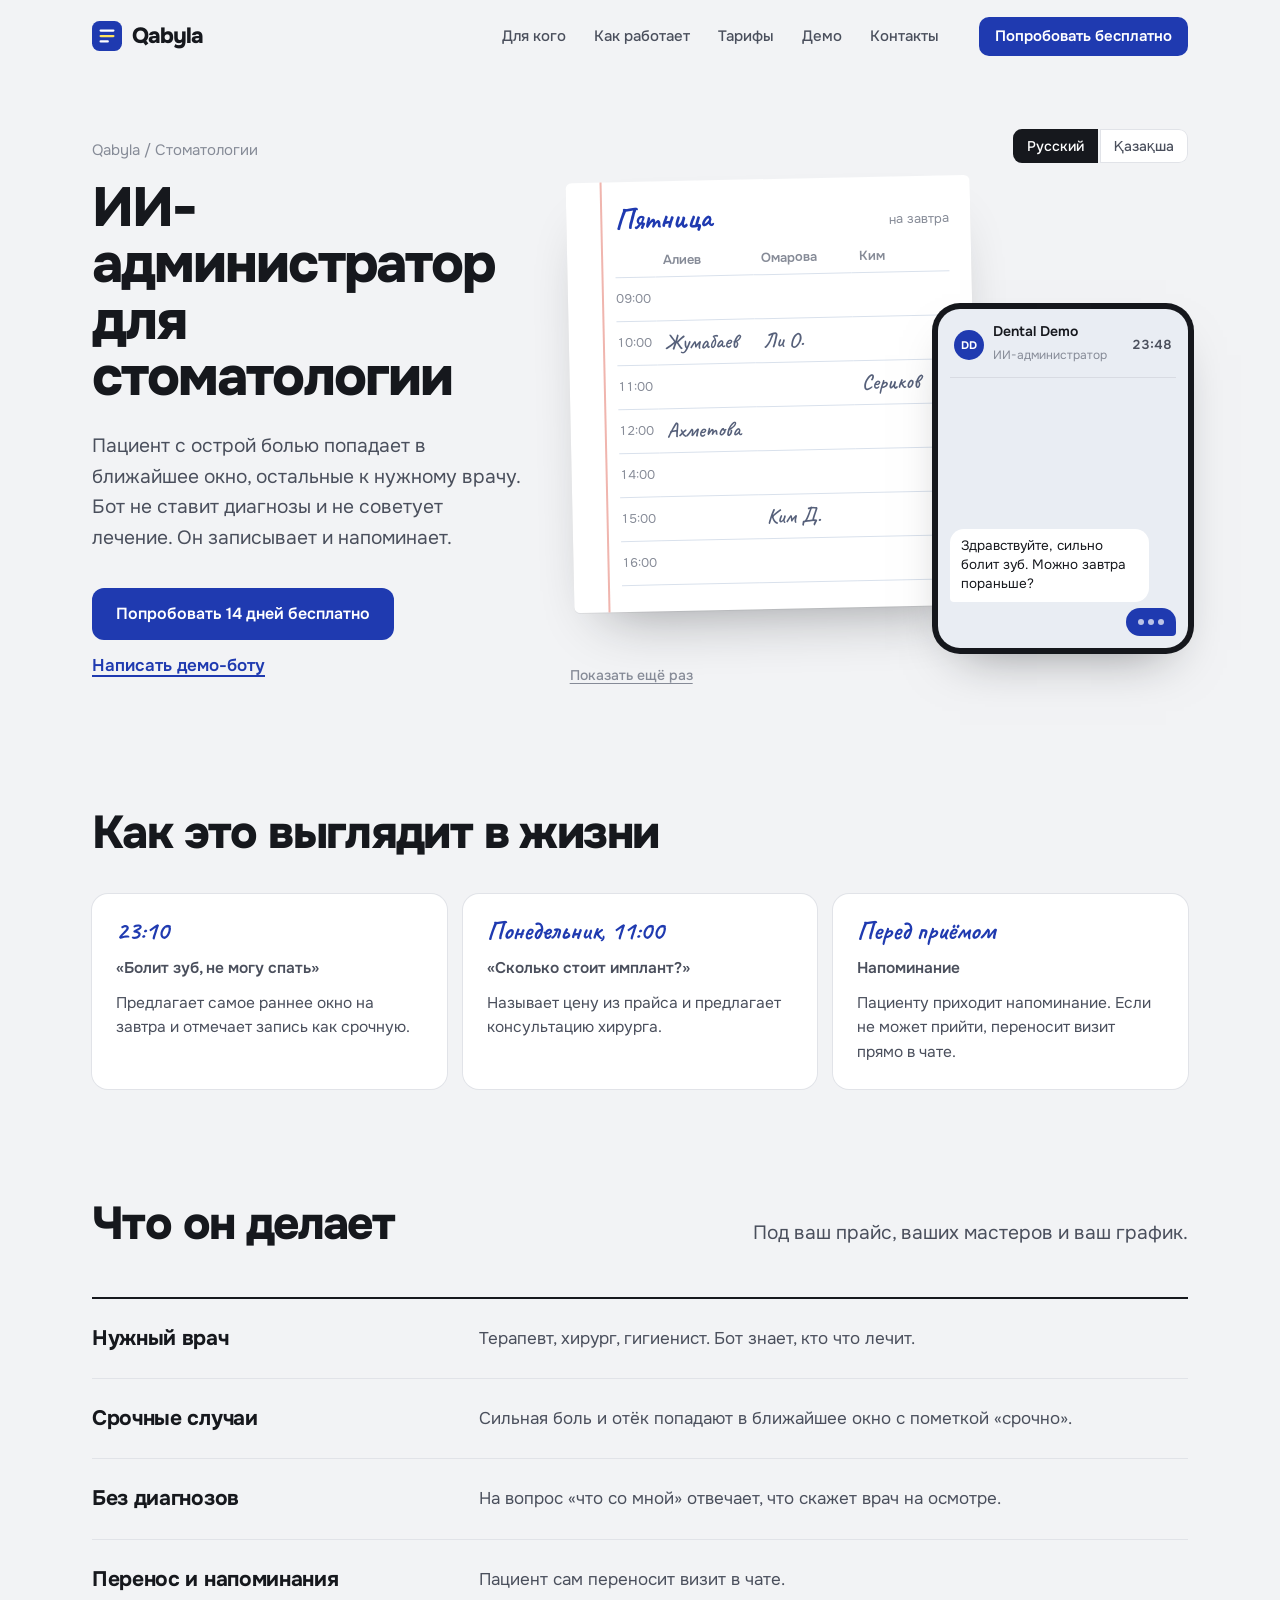
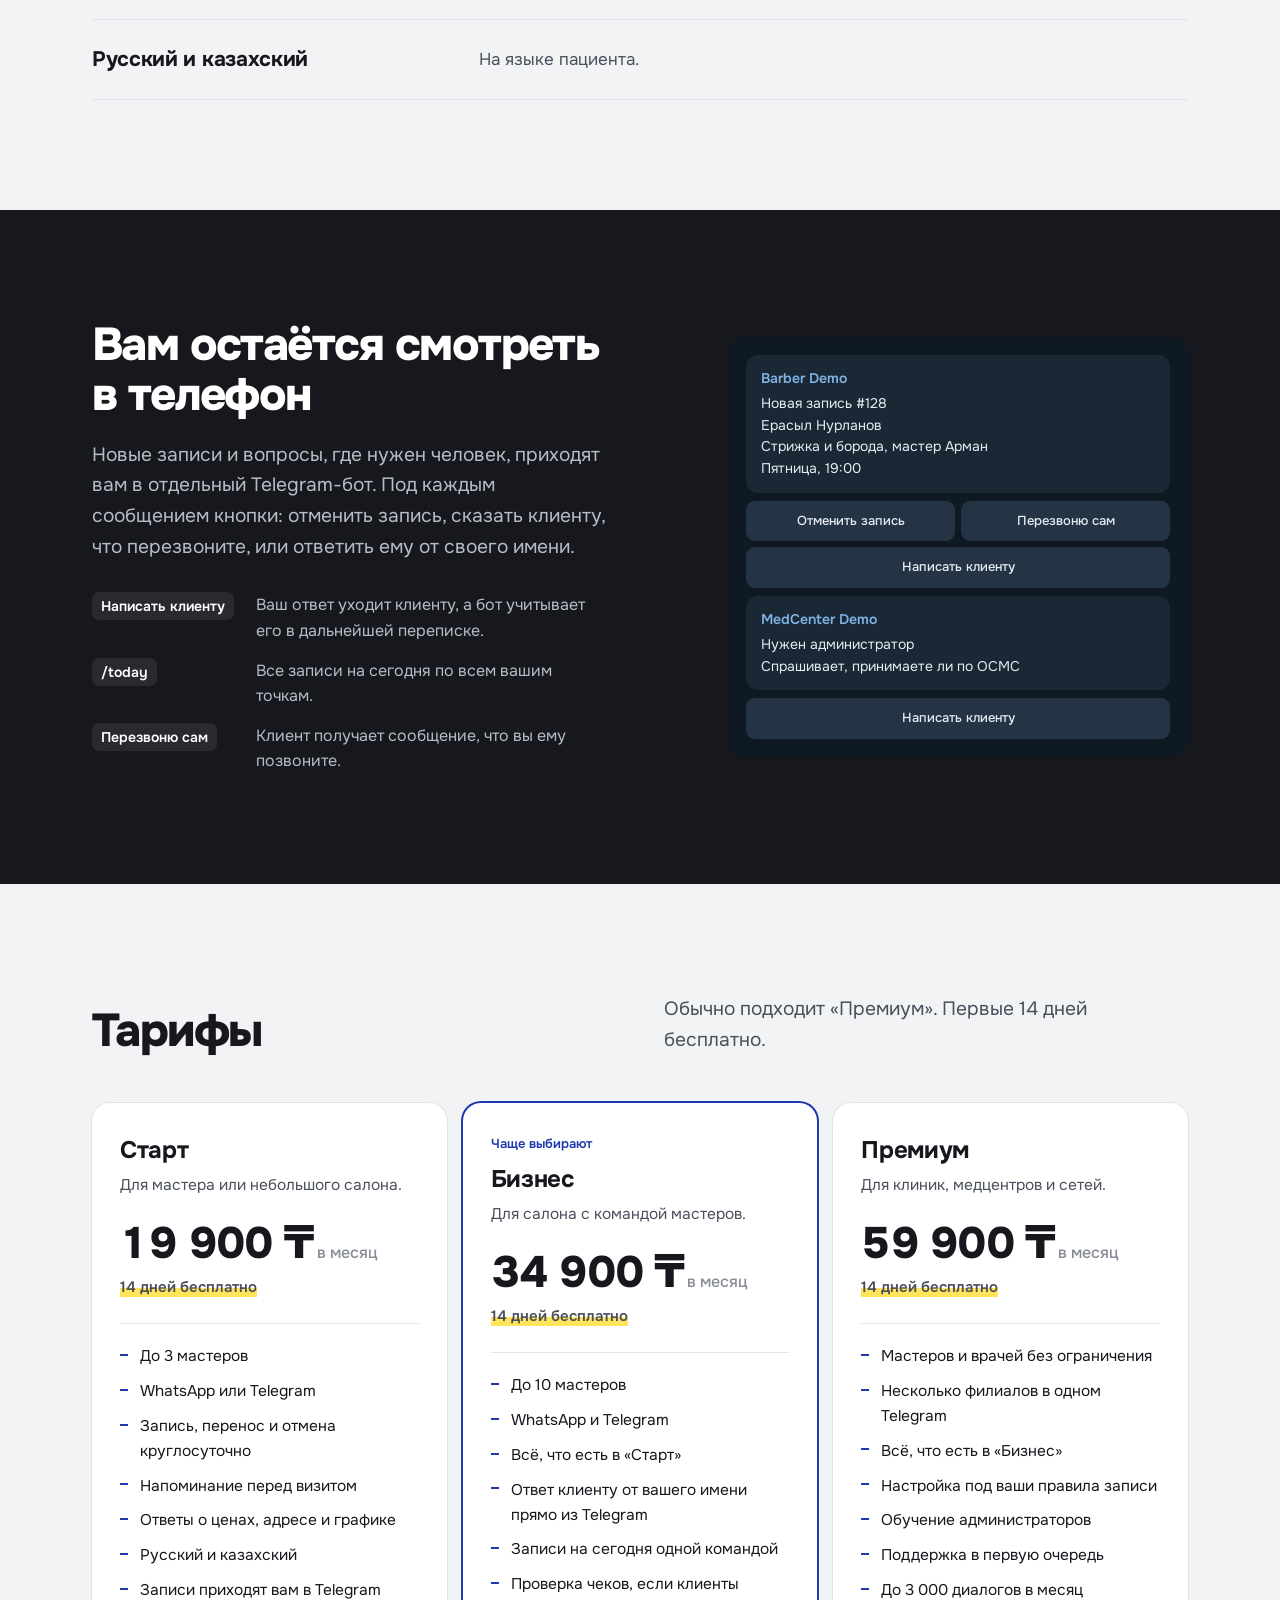
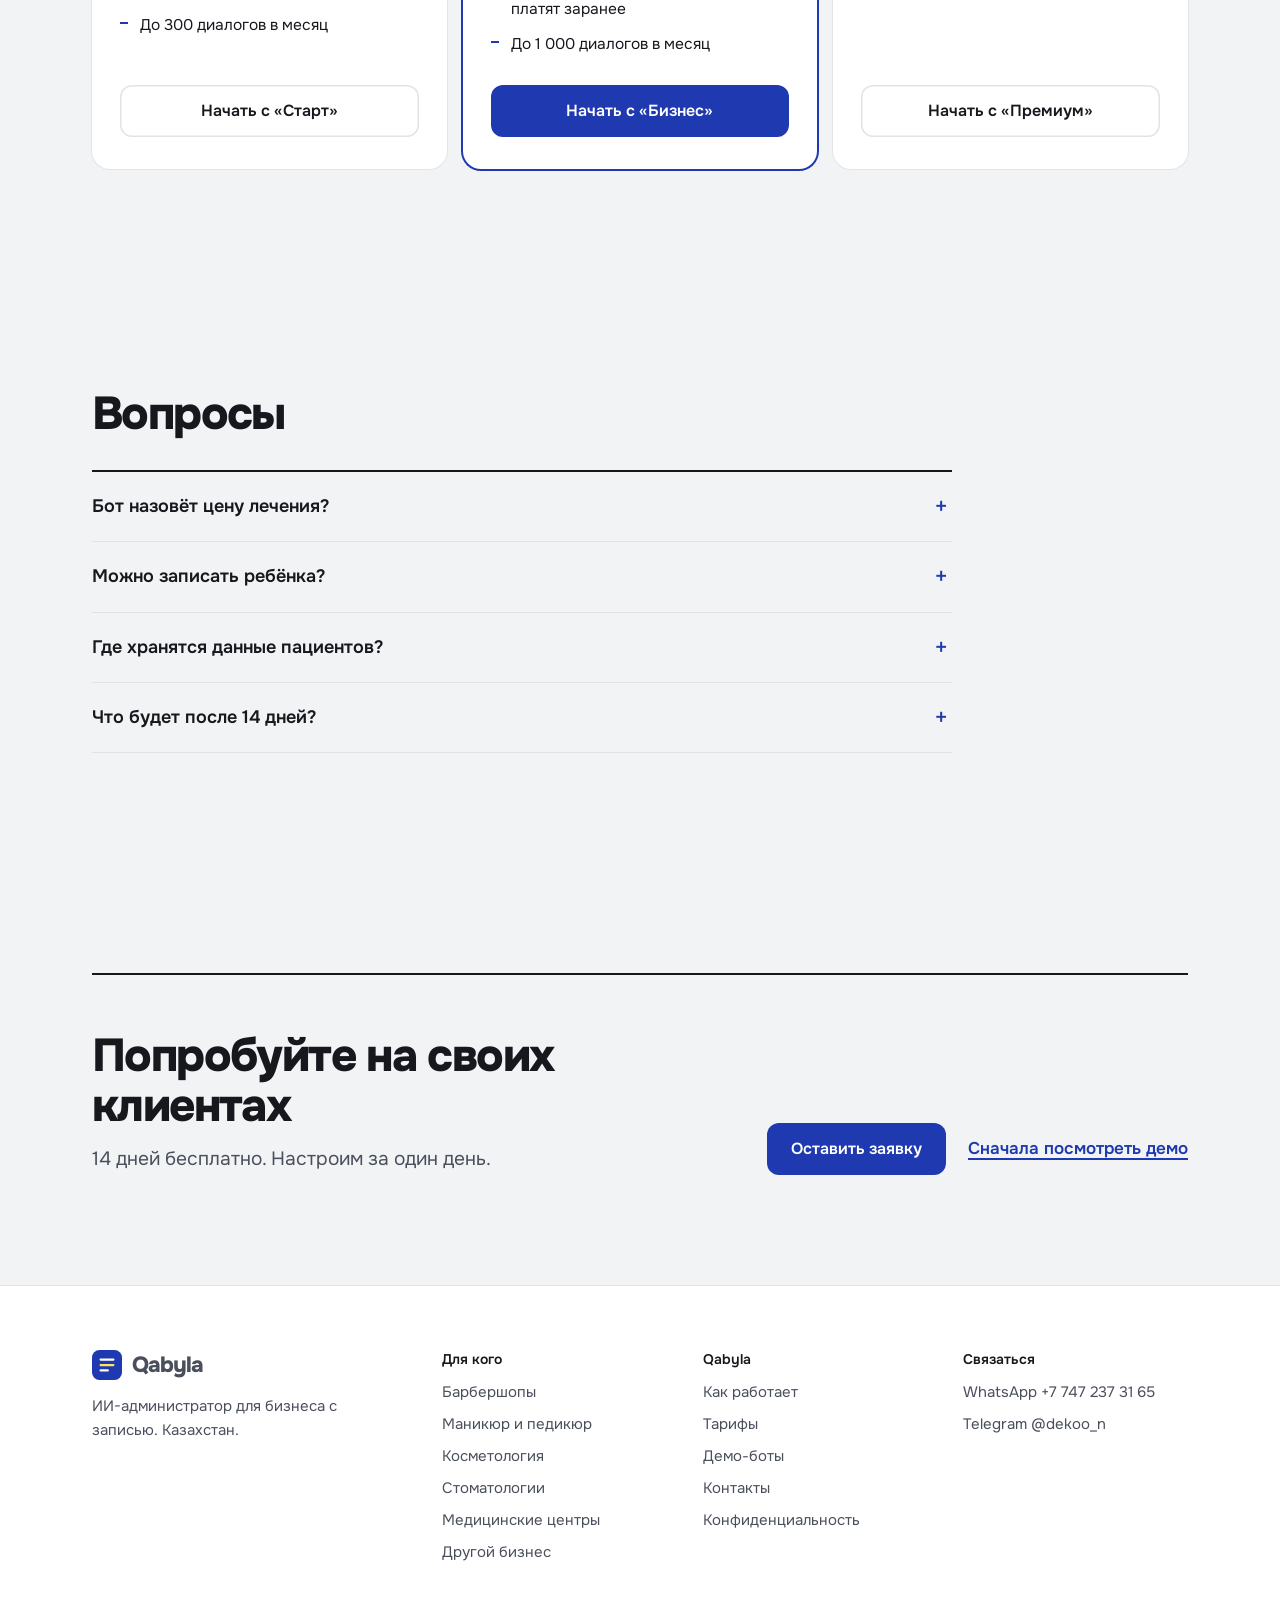
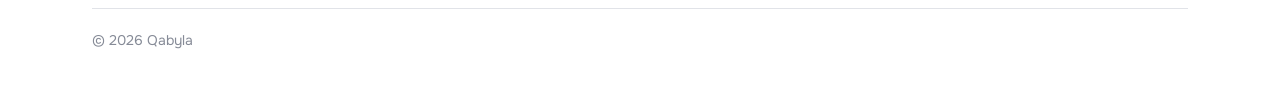
<file: dental.html>
<!doctype html>
<html lang="ru">
<head>
<meta charset="utf-8">
<meta name="viewport" content="width=device-width, initial-scale=1">
<title>ИИ-администратор для стоматологии: Qabyla</title>
<meta name="description" content="Пациент с острой болью попадает в ближайшее окно, остальные к нужному врачу. Бот не ставит диагнозы и не советует лечение. Он записывает и напоминает.">
<meta property="og:title" content="ИИ-администратор для стоматологии: Qabyla">
<meta property="og:description" content="Пациент с острой болью попадает в ближайшее окно, остальные к нужному врачу. Бот не ставит диагнозы и не советует лечение. Он записывает и напоминает.">
<link rel="icon" href="data:image/svg+xml,<svg viewBox='0 0 32 32' xmlns='http://www.w3.org/2000/svg'><rect width='32' height='32' rx='8' fill='%231F3AB0'/><rect x='8' y='9' width='16' height='2.4' rx='1.2' fill='%23fff'/><rect x='8' y='14.8' width='16' height='2.4' rx='1.2' fill='%23FFE45C'/><rect x='8' y='20.6' width='10' height='2.4' rx='1.2' fill='%23fff'/></svg>">
<link rel="preconnect" href="https://fonts.googleapis.com">
<link rel="preconnect" href="https://fonts.gstatic.com" crossorigin>
<link href="https://fonts.googleapis.com/css2?family=Caveat:wght@600;700&family=Onest:wght@400;500;600;700;800&display=swap" rel="stylesheet">
<link rel="stylesheet" href="assets/style.css?v=202611210210">
</head>
<body>
<header class="top">
  <div class="wrap">
    <a class="logo" href="index.html" aria-label="Qabyla, на главную"><svg viewBox="0 0 32 32" aria-hidden="true"><rect width="32" height="32" rx="8" fill="#1F3AB0"/><rect x="8" y="9" width="16" height="2.4" rx="1.2" fill="#fff"/><rect x="8" y="14.8" width="16" height="2.4" rx="1.2" fill="#FFE45C"/><rect x="8" y="20.6" width="10" height="2.4" rx="1.2" fill="#fff"/></svg>Qabyla</a>
    <nav class="menu" aria-label="Главное меню">
      <div class="dd"><button type="button" aria-expanded="false">Для кого</button><div class="dd-panel"><a href="barbershop.html"><b>Барбершопы</b><small>Запись к нужному мастеру или к любому свободному</small></a><a href="nails.html"><b>Маникюр и педикюр</b><small>Длинные процедуры без накладок по времени</small></a><a href="cosmetology.html"><b>Косметология</b><small>Перед уколами сначала консультация</small></a><a href="dental.html"><b>Стоматологии</b><small>Острая боль попадает в ближайшее окно</small></a><a href="medcenter.html"><b>Медицинские центры</b><small>Подскажет, к какому врачу идти</small></a><a href="custom.html"><b>Другой бизнес</b><small>Груминг, массаж, автомойка и другие</small></a></div></div>
      <a href="how.html">Как работает</a><a href="pricing.html">Тарифы</a><a href="demo.html">Демо</a><a href="contact.html">Контакты</a>
      <a class="btn btn-pen m-cta" href="contact.html">Попробовать бесплатно</a>
    </nav>
    <a class="btn btn-pen btn-sm head-cta" href="contact.html">Попробовать бесплатно</a>
    <button class="burger" type="button" aria-expanded="false">Меню</button>
  </div>
</header>
<main>
<section class="hero">
  <div class="wrap hero-grid">
    <div>
      <p class="hero-note" style="margin:0 0 18px"><a href="index.html" style="text-decoration:none">Qabyla</a> / Стоматологии</p>
      <h1>ИИ-администратор для стоматологии</h1>
      <p class="lead">Пациент с острой болью попадает в ближайшее окно, остальные к нужному врачу. Бот не ставит диагнозы и не советует лечение. Он записывает и напоминает.</p>
      <div class="actions"><a class="btn btn-pen" href="contact.html?biz=Стоматология&amp;plan=Премиум">Попробовать 14 дней бесплатно</a>
        <a class="link" href="https://t.me/dental_demo_admin_bot" target="_blank" rel="noopener">Написать демо-боту</a></div>
    </div>
    <div>
  <div class="lang-switch" data-lang-for="niche-desk" role="group" aria-label="Язык переписки">
    <button type="button" data-lang="ru" aria-pressed="true">Русский</button><button type="button" data-lang="kk" aria-pressed="false">Қазақша</button>
  </div>
  <div class="desk" id="niche-desk" data-scene="dental">
    <div class="journal" aria-label="Журнал записи на завтра">
      <div class="j-head"><b>Пятница</b><small>на завтра</small></div>
      <div class="j-grid"></div>
    </div>
    <div class="chat" aria-label="Переписка клиента с ИИ-администратором">
      <div class="chat-bar"><i class="p-ava">BD</i><div><b class="p-name">Barber Demo</b><small>ИИ-администратор</small></div><time>23:47</time></div>
      <div class="msgs" aria-live="polite"></div>
    </div>
  </div>
  <button class="replay" type="button" data-replay="niche-desk">Показать ещё раз</button>
</div>
  </div>
</section>

<section style="padding-top:20px">
  <div class="wrap">
    <h2 style="margin-bottom:36px">Как это выглядит в жизни</h2>
    <div class="cases"><div class="case"><div class="when">23:10</div><p class="q">«Болит зуб, не могу спать»</p><p>Предлагает самое раннее окно на завтра и отмечает запись как срочную.</p></div><div class="case"><div class="when">Понедельник, 11:00</div><p class="q">«Сколько стоит имплант?»</p><p>Называет цену из прайса и предлагает консультацию хирурга.</p></div><div class="case"><div class="when">Перед приёмом</div><p class="q">Напоминание</p><p>Пациенту приходит напоминание. Если не может прийти, переносит визит прямо в чате.</p></div></div>
  </div>
</section>

<section style="padding-top:0">
  <div class="wrap">
    <div class="sec-head"><h2>Что он делает</h2><p class="lead">Под ваш прайс, ваших мастеров и ваш график.</p></div>
    <div class="ledger"><div><h3>Нужный врач</h3><p>Терапевт, хирург, гигиенист. Бот знает, кто что лечит.</p></div><div><h3>Срочные случаи</h3><p>Сильная боль и отёк попадают в ближайшее окно с пометкой «срочно».</p></div><div><h3>Без диагнозов</h3><p>На вопрос «что со мной» отвечает, что скажет врач на осмотре.</p></div><div><h3>Перенос и напоминания</h3><p>Пациент сам переносит визит в чате.</p></div><div><h3>Русский и казахский</h3><p>На языке пациента.</p></div></div>
  </div>
</section>

<section class="ink">
  <div class="wrap split">
    <div>
      <h2>Вам остаётся смотреть в телефон</h2>
      <p class="lead" style="margin-top:20px">Новые записи и вопросы, где нужен человек, приходят вам в отдельный Telegram-бот. Под каждым сообщением кнопки: отменить запись, сказать клиенту, что перезвоните, или ответить ему от своего имени.</p>
      <ul class="cmds">
        <li><code>Написать клиенту</code><span>Ваш ответ уходит клиенту, а бот учитывает его в дальнейшей переписке.</span></li>
        <li><code>/today</code><span>Все записи на сегодня по всем вашим точкам.</span></li>
        <li><code>Перезвоню сам</code><span>Клиент получает сообщение, что вы ему позвоните.</span></li>
      </ul>
    </div>
    <div class="tg" aria-label="Пример сообщений в боте администратора">
      <div class="tg-card"><div class="biz">Barber Demo</div>Новая запись #128<br>Ерасыл Нурланов<br>Стрижка и борода, мастер Арман<br>Пятница, 19:00</div>
      <div class="tg-btns"><span>Отменить запись</span><span>Перезвоню сам</span><span class="full">Написать клиенту</span></div>
      <div class="tg-card"><div class="biz">MedCenter Demo</div>Нужен администратор<br>Спрашивает, принимаете ли по ОСМС</div>
      <div class="tg-btns"><span class="full">Написать клиенту</span></div>
    </div>
  </div>
</section>

<section>
  <div class="wrap">
    <div class="sec-head"><h2>Тарифы</h2><p class="lead">Обычно подходит «Премиум». Первые 14 дней бесплатно.</p></div>
    <div class="plans"><article class="plan"><h3>Старт</h3><p class="for">Для мастера или небольшого салона.</p>
  <div class="price">19 900 ₸<small> в месяц</small></div><p class="free"><b>14 дней бесплатно</b></p>
  <ul><li>До 3 мастеров</li><li>WhatsApp или Telegram</li><li>Запись, перенос и отмена круглосуточно</li><li>Напоминание перед визитом</li><li>Ответы о ценах, адресе и графике</li><li>Русский и казахский</li><li>Записи приходят вам в Telegram</li><li>До 300 диалогов в месяц</li></ul><a class="btn btn-plain" href="contact.html?plan=Старт">Начать с «Старт»</a></article><article class="plan best"><span class="tag">Чаще выбирают</span><h3>Бизнес</h3><p class="for">Для салона с командой мастеров.</p>
  <div class="price">34 900 ₸<small> в месяц</small></div><p class="free"><b>14 дней бесплатно</b></p>
  <ul><li>До 10 мастеров</li><li>WhatsApp и Telegram</li><li>Всё, что есть в «Старт»</li><li>Ответ клиенту от вашего имени прямо из Telegram</li><li>Записи на сегодня одной командой</li><li>Проверка чеков, если клиенты платят заранее</li><li>До 1 000 диалогов в месяц</li></ul><a class="btn btn-pen" href="contact.html?plan=Бизнес">Начать с «Бизнес»</a></article><article class="plan"><h3>Премиум</h3><p class="for">Для клиник, медцентров и сетей.</p>
  <div class="price">59 900 ₸<small> в месяц</small></div><p class="free"><b>14 дней бесплатно</b></p>
  <ul><li>Мастеров и врачей без ограничения</li><li>Несколько филиалов в одном Telegram</li><li>Всё, что есть в «Бизнес»</li><li>Настройка под ваши правила записи</li><li>Обучение администраторов</li><li>Поддержка в первую очередь</li><li>До 3 000 диалогов в месяц</li></ul><a class="btn btn-plain" href="contact.html?plan=Премиум">Начать с «Премиум»</a></article></div>
  </div>
</section>

<section><div class="wrap"><h2 style="margin-bottom:32px">Вопросы</h2><div class="faq"><details><summary>Бот назовёт цену лечения?</summary><p>Только по вашему прайсу. Точную сумму называет врач.</p></details><details><summary>Можно записать ребёнка?</summary><p>Да, бот спросит, кто придёт на приём.</p></details><details><summary>Где хранятся данные пациентов?</summary><p>У работающих клиентов на сервере в Казахстане.</p></details><details><summary>Что будет после 14 дней?</summary><p>Выбираете тариф и платите раз в месяц.</p></details></div></div></section>
<section style="padding-bottom:0"><div class="wrap"><div class="final">
  <div><h2>Попробуйте на своих клиентах</h2><p class="lead" style="margin-top:14px">14 дней бесплатно. Настроим за один день.</p></div>
  <div class="actions"><a class="btn btn-pen" href="contact.html">Оставить заявку</a><a class="link" href="demo.html">Сначала посмотреть демо</a></div>
</div></div></section>
</main>
<footer>
  <div class="wrap">
    <div class="f-grid">
      <div><a class="logo" href="index.html"><svg viewBox="0 0 32 32" aria-hidden="true"><rect width="32" height="32" rx="8" fill="#1F3AB0"/><rect x="8" y="9" width="16" height="2.4" rx="1.2" fill="#fff"/><rect x="8" y="14.8" width="16" height="2.4" rx="1.2" fill="#FFE45C"/><rect x="8" y="20.6" width="10" height="2.4" rx="1.2" fill="#fff"/></svg>Qabyla</a>
        <p style="margin-top:14px;max-width:22em">ИИ-администратор для бизнеса с записью. Казахстан.</p></div>
      <div><h4>Для кого</h4><ul><li><a href="barbershop.html">Барбершопы</a></li><li><a href="nails.html">Маникюр и педикюр</a></li><li><a href="cosmetology.html">Косметология</a></li><li><a href="dental.html">Стоматологии</a></li><li><a href="medcenter.html">Медицинские центры</a></li><li><a href="custom.html">Другой бизнес</a></li></ul></div>
      <div><h4>Qabyla</h4><ul><li><a href="how.html">Как работает</a></li><li><a href="pricing.html">Тарифы</a></li>
        <li><a href="demo.html">Демо-боты</a></li><li><a href="contact.html">Контакты</a></li><li><a href="privacy.html">Конфиденциальность</a></li></ul></div>
      <div><h4>Связаться</h4><ul><li><a href="https://wa.me/77472373165" target="_blank" rel="noopener">WhatsApp +7 747 237 31 65</a></li>
        <li><a href="https://t.me/dekoo_n" target="_blank" rel="noopener">Telegram @dekoo_n</a></li></ul></div>
    </div>
    <div class="f-bottom">© 2026 Qabyla</div>
  </div>
</footer>
<script src="assets/app.js?v=202611210210"></script>
</body>
</html>
</file>
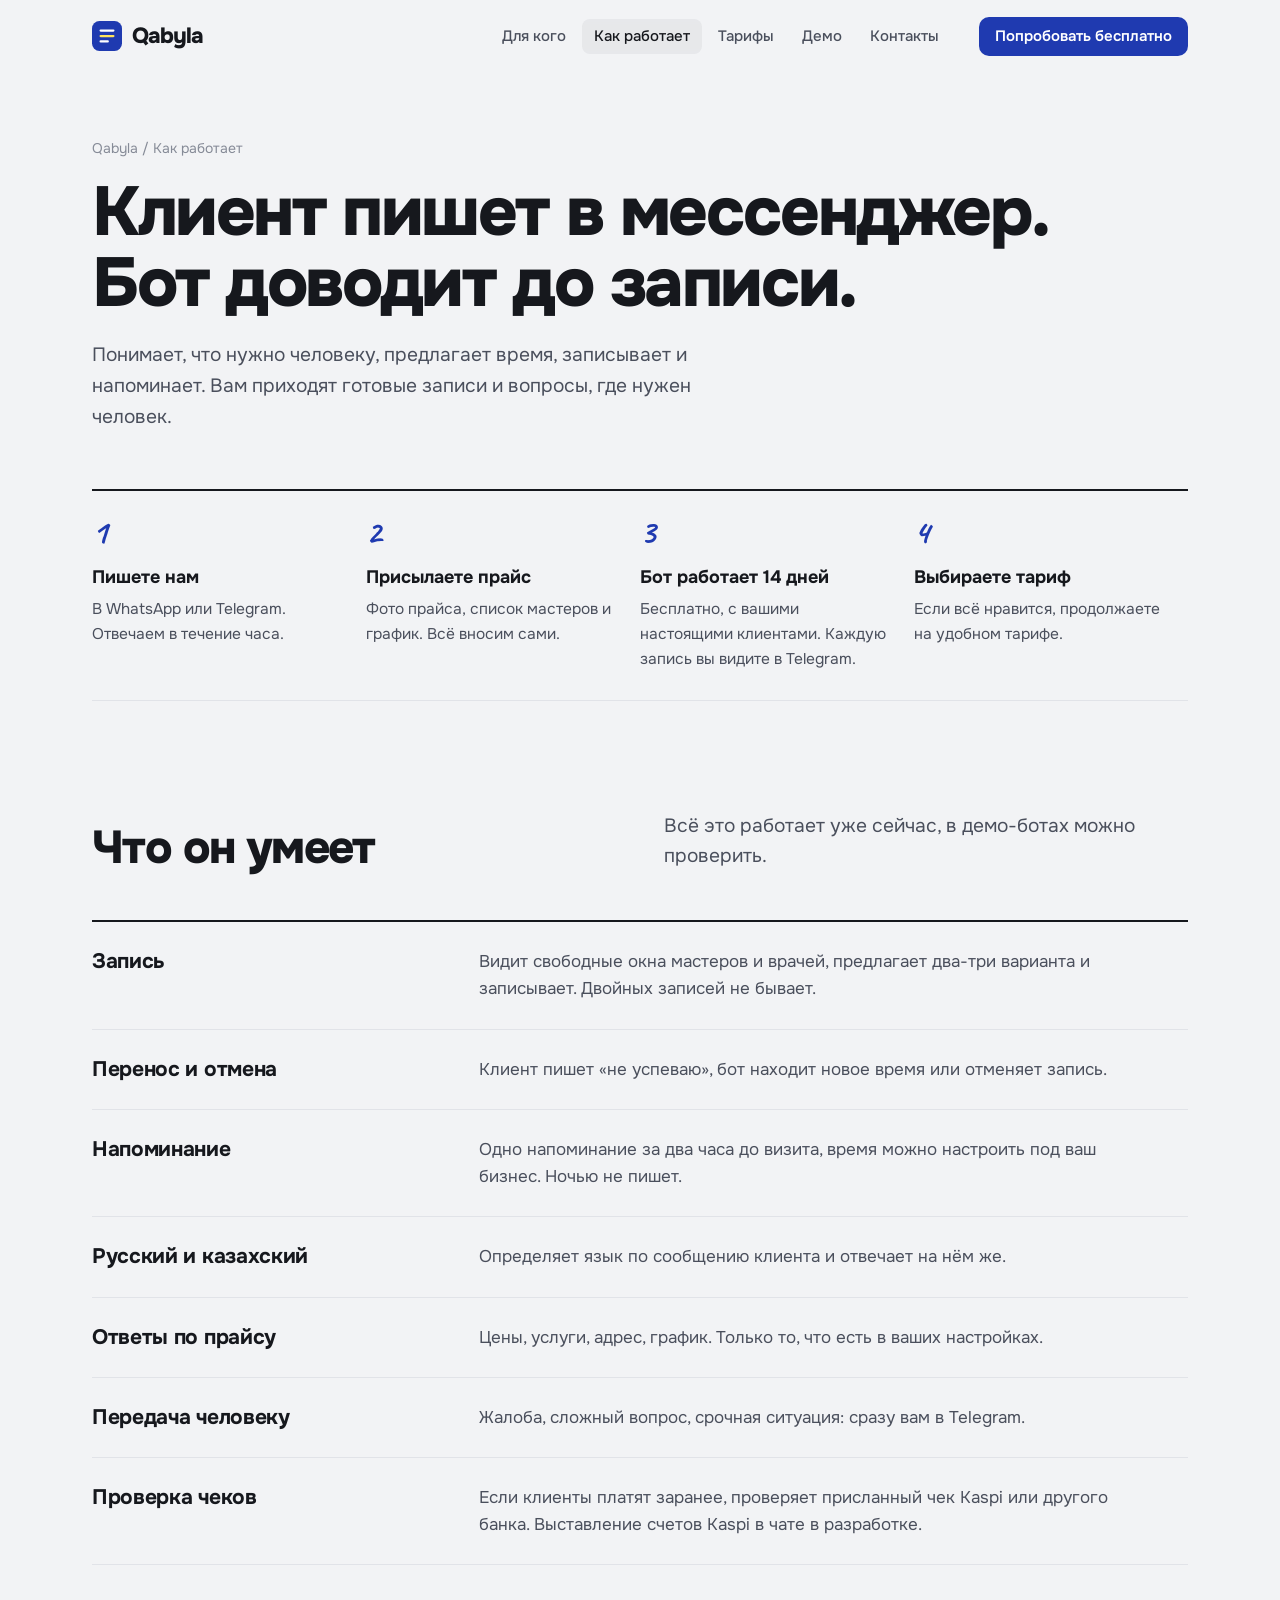
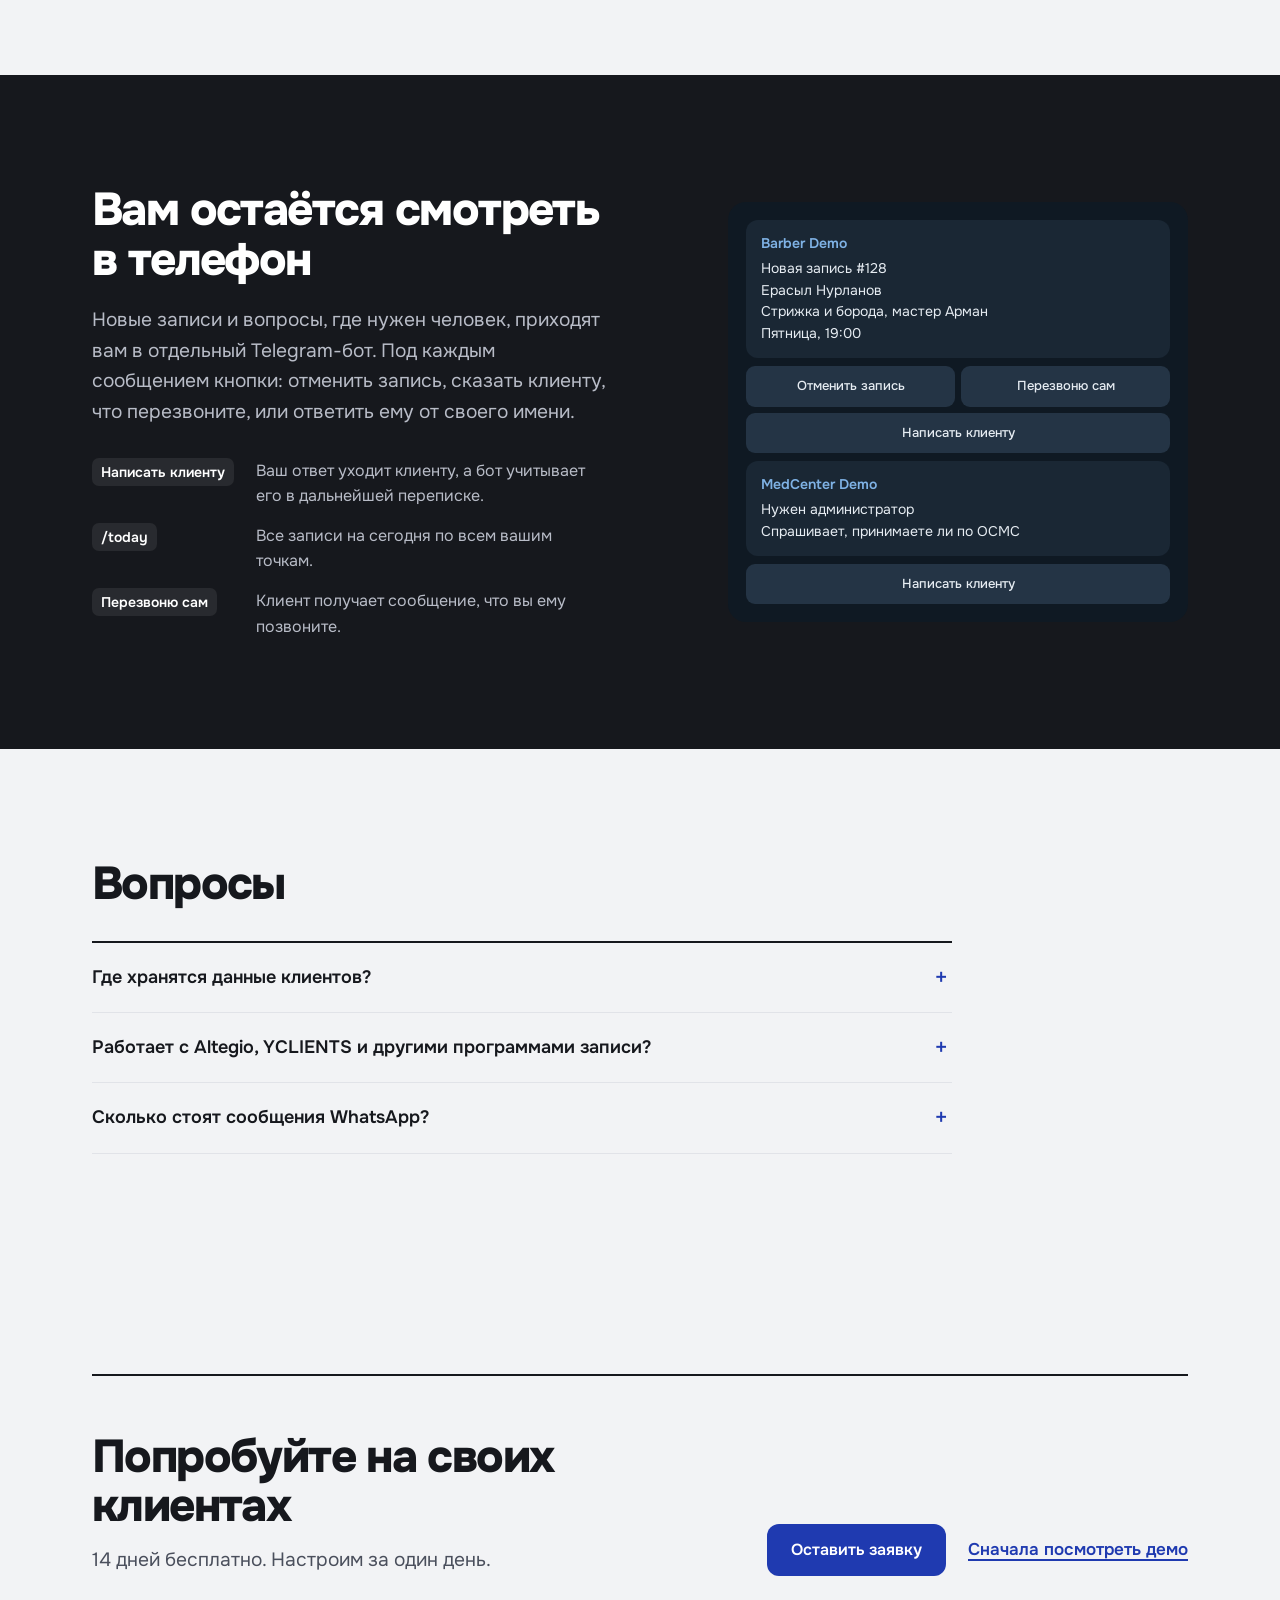
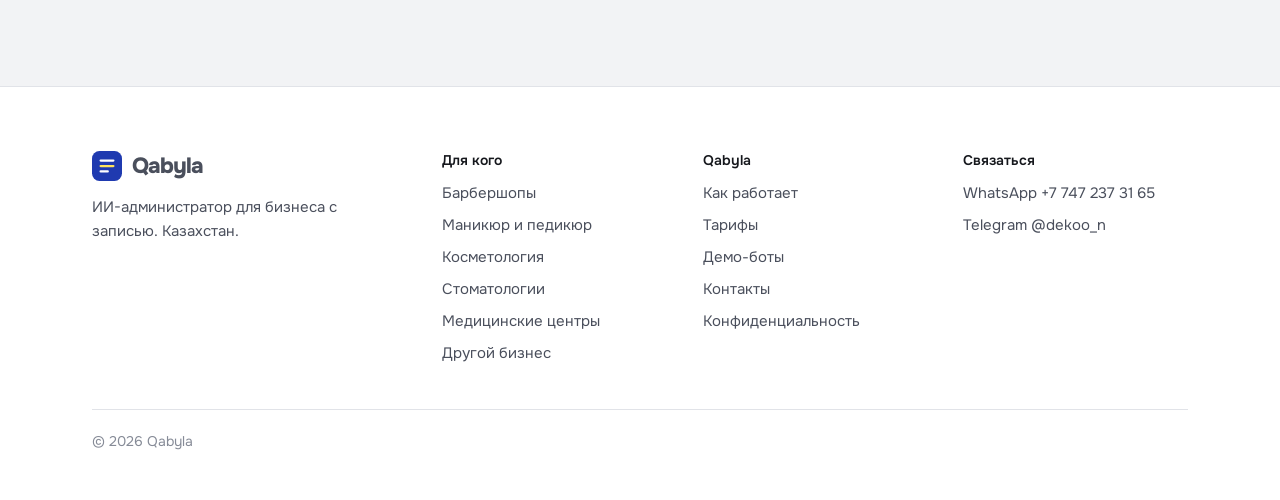
<file: how.html>
<!doctype html>
<html lang="ru">
<head>
<meta charset="utf-8">
<meta name="viewport" content="width=device-width, initial-scale=1">
<title>Как работает Qabyla</title>
<meta name="description" content="Запуск за один день: запись, перенос, напоминания, ответы по прайсу и бот администратора.">
<meta property="og:title" content="Как работает Qabyla">
<meta property="og:description" content="Запуск за один день: запись, перенос, напоминания, ответы по прайсу и бот администратора.">
<link rel="icon" href="data:image/svg+xml,<svg viewBox='0 0 32 32' xmlns='http://www.w3.org/2000/svg'><rect width='32' height='32' rx='8' fill='%231F3AB0'/><rect x='8' y='9' width='16' height='2.4' rx='1.2' fill='%23fff'/><rect x='8' y='14.8' width='16' height='2.4' rx='1.2' fill='%23FFE45C'/><rect x='8' y='20.6' width='10' height='2.4' rx='1.2' fill='%23fff'/></svg>">
<link rel="preconnect" href="https://fonts.googleapis.com">
<link rel="preconnect" href="https://fonts.gstatic.com" crossorigin>
<link href="https://fonts.googleapis.com/css2?family=Caveat:wght@600;700&family=Onest:wght@400;500;600;700;800&display=swap" rel="stylesheet">
<link rel="stylesheet" href="assets/style.css?v=202611210210">
</head>
<body>
<header class="top">
  <div class="wrap">
    <a class="logo" href="index.html" aria-label="Qabyla, на главную"><svg viewBox="0 0 32 32" aria-hidden="true"><rect width="32" height="32" rx="8" fill="#1F3AB0"/><rect x="8" y="9" width="16" height="2.4" rx="1.2" fill="#fff"/><rect x="8" y="14.8" width="16" height="2.4" rx="1.2" fill="#FFE45C"/><rect x="8" y="20.6" width="10" height="2.4" rx="1.2" fill="#fff"/></svg>Qabyla</a>
    <nav class="menu" aria-label="Главное меню">
      <div class="dd"><button type="button" aria-expanded="false">Для кого</button><div class="dd-panel"><a href="barbershop.html"><b>Барбершопы</b><small>Запись к нужному мастеру или к любому свободному</small></a><a href="nails.html"><b>Маникюр и педикюр</b><small>Длинные процедуры без накладок по времени</small></a><a href="cosmetology.html"><b>Косметология</b><small>Перед уколами сначала консультация</small></a><a href="dental.html"><b>Стоматологии</b><small>Острая боль попадает в ближайшее окно</small></a><a href="medcenter.html"><b>Медицинские центры</b><small>Подскажет, к какому врачу идти</small></a><a href="custom.html"><b>Другой бизнес</b><small>Груминг, массаж, автомойка и другие</small></a></div></div>
      <a href="how.html" aria-current="page">Как работает</a><a href="pricing.html">Тарифы</a><a href="demo.html">Демо</a><a href="contact.html">Контакты</a>
      <a class="btn btn-pen m-cta" href="contact.html">Попробовать бесплатно</a>
    </nav>
    <a class="btn btn-pen btn-sm head-cta" href="contact.html">Попробовать бесплатно</a>
    <button class="burger" type="button" aria-expanded="false">Меню</button>
  </div>
</header>
<main>
<section class="page-head">
  <div class="wrap">
    <p class="crumbs"><a href="index.html">Qabyla</a> / Как работает</p>
    <h1>Клиент пишет в мессенджер. Бот доводит до записи.</h1>
    <p class="lead">Понимает, что нужно человеку, предлагает время, записывает и напоминает. Вам приходят готовые записи и вопросы, где нужен человек.</p>
  </div>
</section>
<section style="padding-top:0"><div class="wrap"><ol class="steps">
  <li><b>Пишете нам</b><p>В WhatsApp или Telegram. Отвечаем в течение часа.</p></li>
  <li><b>Присылаете прайс</b><p>Фото прайса, список мастеров и график. Всё вносим сами.</p></li>
  <li><b>Бот работает 14 дней</b><p>Бесплатно, с вашими настоящими клиентами. Каждую запись вы видите в Telegram.</p></li>
  <li><b>Выбираете тариф</b><p>Если всё нравится, продолжаете на удобном тарифе.</p></li>
</ol></div></section>
<section style="padding-top:0">
  <div class="wrap">
    <div class="sec-head"><h2>Что он умеет</h2><p class="lead">Всё это работает уже сейчас, в демо-ботах можно проверить.</p></div>
    <div class="ledger"><div><h3>Запись</h3><p>Видит свободные окна мастеров и врачей, предлагает два-три варианта и записывает. Двойных записей не бывает.</p></div><div><h3>Перенос и отмена</h3><p>Клиент пишет «не успеваю», бот находит новое время или отменяет запись.</p></div><div><h3>Напоминание</h3><p>Одно напоминание за два часа до визита, время можно настроить под ваш бизнес. Ночью не пишет.</p></div><div><h3>Русский и казахский</h3><p>Определяет язык по сообщению клиента и отвечает на нём же.</p></div><div><h3>Ответы по прайсу</h3><p>Цены, услуги, адрес, график. Только то, что есть в ваших настройках.</p></div><div><h3>Передача человеку</h3><p>Жалоба, сложный вопрос, срочная ситуация: сразу вам в Telegram.</p></div><div><h3>Проверка чеков</h3><p>Если клиенты платят заранее, проверяет присланный чек Kaspi или другого банка. Выставление счетов Kaspi в чате в разработке.</p></div></div>
  </div>
</section>
<section class="ink">
  <div class="wrap split">
    <div>
      <h2>Вам остаётся смотреть в телефон</h2>
      <p class="lead" style="margin-top:20px">Новые записи и вопросы, где нужен человек, приходят вам в отдельный Telegram-бот. Под каждым сообщением кнопки: отменить запись, сказать клиенту, что перезвоните, или ответить ему от своего имени.</p>
      <ul class="cmds">
        <li><code>Написать клиенту</code><span>Ваш ответ уходит клиенту, а бот учитывает его в дальнейшей переписке.</span></li>
        <li><code>/today</code><span>Все записи на сегодня по всем вашим точкам.</span></li>
        <li><code>Перезвоню сам</code><span>Клиент получает сообщение, что вы ему позвоните.</span></li>
      </ul>
    </div>
    <div class="tg" aria-label="Пример сообщений в боте администратора">
      <div class="tg-card"><div class="biz">Barber Demo</div>Новая запись #128<br>Ерасыл Нурланов<br>Стрижка и борода, мастер Арман<br>Пятница, 19:00</div>
      <div class="tg-btns"><span>Отменить запись</span><span>Перезвоню сам</span><span class="full">Написать клиенту</span></div>
      <div class="tg-card"><div class="biz">MedCenter Demo</div>Нужен администратор<br>Спрашивает, принимаете ли по ОСМС</div>
      <div class="tg-btns"><span class="full">Написать клиенту</span></div>
    </div>
  </div>
</section>
<section><div class="wrap"><h2 style="margin-bottom:32px">Вопросы</h2><div class="faq"><details><summary>Где хранятся данные клиентов?</summary><p>У работающих клиентов записи и переписка хранятся на сервере в Казахстане. В языковую модель передаётся только текст переписки, для обучения он не используется.</p></details><details><summary>Работает с Altegio, YCLIENTS и другими программами записи?</summary><p>Сейчас бот ведёт свой журнал записи. Если вы записываете в другой программе, напишите нам, обсудим подключение.</p></details><details><summary>Сколько стоят сообщения WhatsApp?</summary><p>Meta берёт плату за сообщения отдельно, по своим ценам. В Telegram сообщения бесплатные.</p></details></div></div></section>
<section style="padding-bottom:0"><div class="wrap"><div class="final">
  <div><h2>Попробуйте на своих клиентах</h2><p class="lead" style="margin-top:14px">14 дней бесплатно. Настроим за один день.</p></div>
  <div class="actions"><a class="btn btn-pen" href="contact.html">Оставить заявку</a><a class="link" href="demo.html">Сначала посмотреть демо</a></div>
</div></div></section>
</main>
<footer>
  <div class="wrap">
    <div class="f-grid">
      <div><a class="logo" href="index.html"><svg viewBox="0 0 32 32" aria-hidden="true"><rect width="32" height="32" rx="8" fill="#1F3AB0"/><rect x="8" y="9" width="16" height="2.4" rx="1.2" fill="#fff"/><rect x="8" y="14.8" width="16" height="2.4" rx="1.2" fill="#FFE45C"/><rect x="8" y="20.6" width="10" height="2.4" rx="1.2" fill="#fff"/></svg>Qabyla</a>
        <p style="margin-top:14px;max-width:22em">ИИ-администратор для бизнеса с записью. Казахстан.</p></div>
      <div><h4>Для кого</h4><ul><li><a href="barbershop.html">Барбершопы</a></li><li><a href="nails.html">Маникюр и педикюр</a></li><li><a href="cosmetology.html">Косметология</a></li><li><a href="dental.html">Стоматологии</a></li><li><a href="medcenter.html">Медицинские центры</a></li><li><a href="custom.html">Другой бизнес</a></li></ul></div>
      <div><h4>Qabyla</h4><ul><li><a href="how.html">Как работает</a></li><li><a href="pricing.html">Тарифы</a></li>
        <li><a href="demo.html">Демо-боты</a></li><li><a href="contact.html">Контакты</a></li><li><a href="privacy.html">Конфиденциальность</a></li></ul></div>
      <div><h4>Связаться</h4><ul><li><a href="https://wa.me/77472373165" target="_blank" rel="noopener">WhatsApp +7 747 237 31 65</a></li>
        <li><a href="https://t.me/dekoo_n" target="_blank" rel="noopener">Telegram @dekoo_n</a></li></ul></div>
    </div>
    <div class="f-bottom">© 2026 Qabyla</div>
  </div>
</footer>
<script src="assets/app.js?v=202611210210"></script>
</body>
</html>
</file>
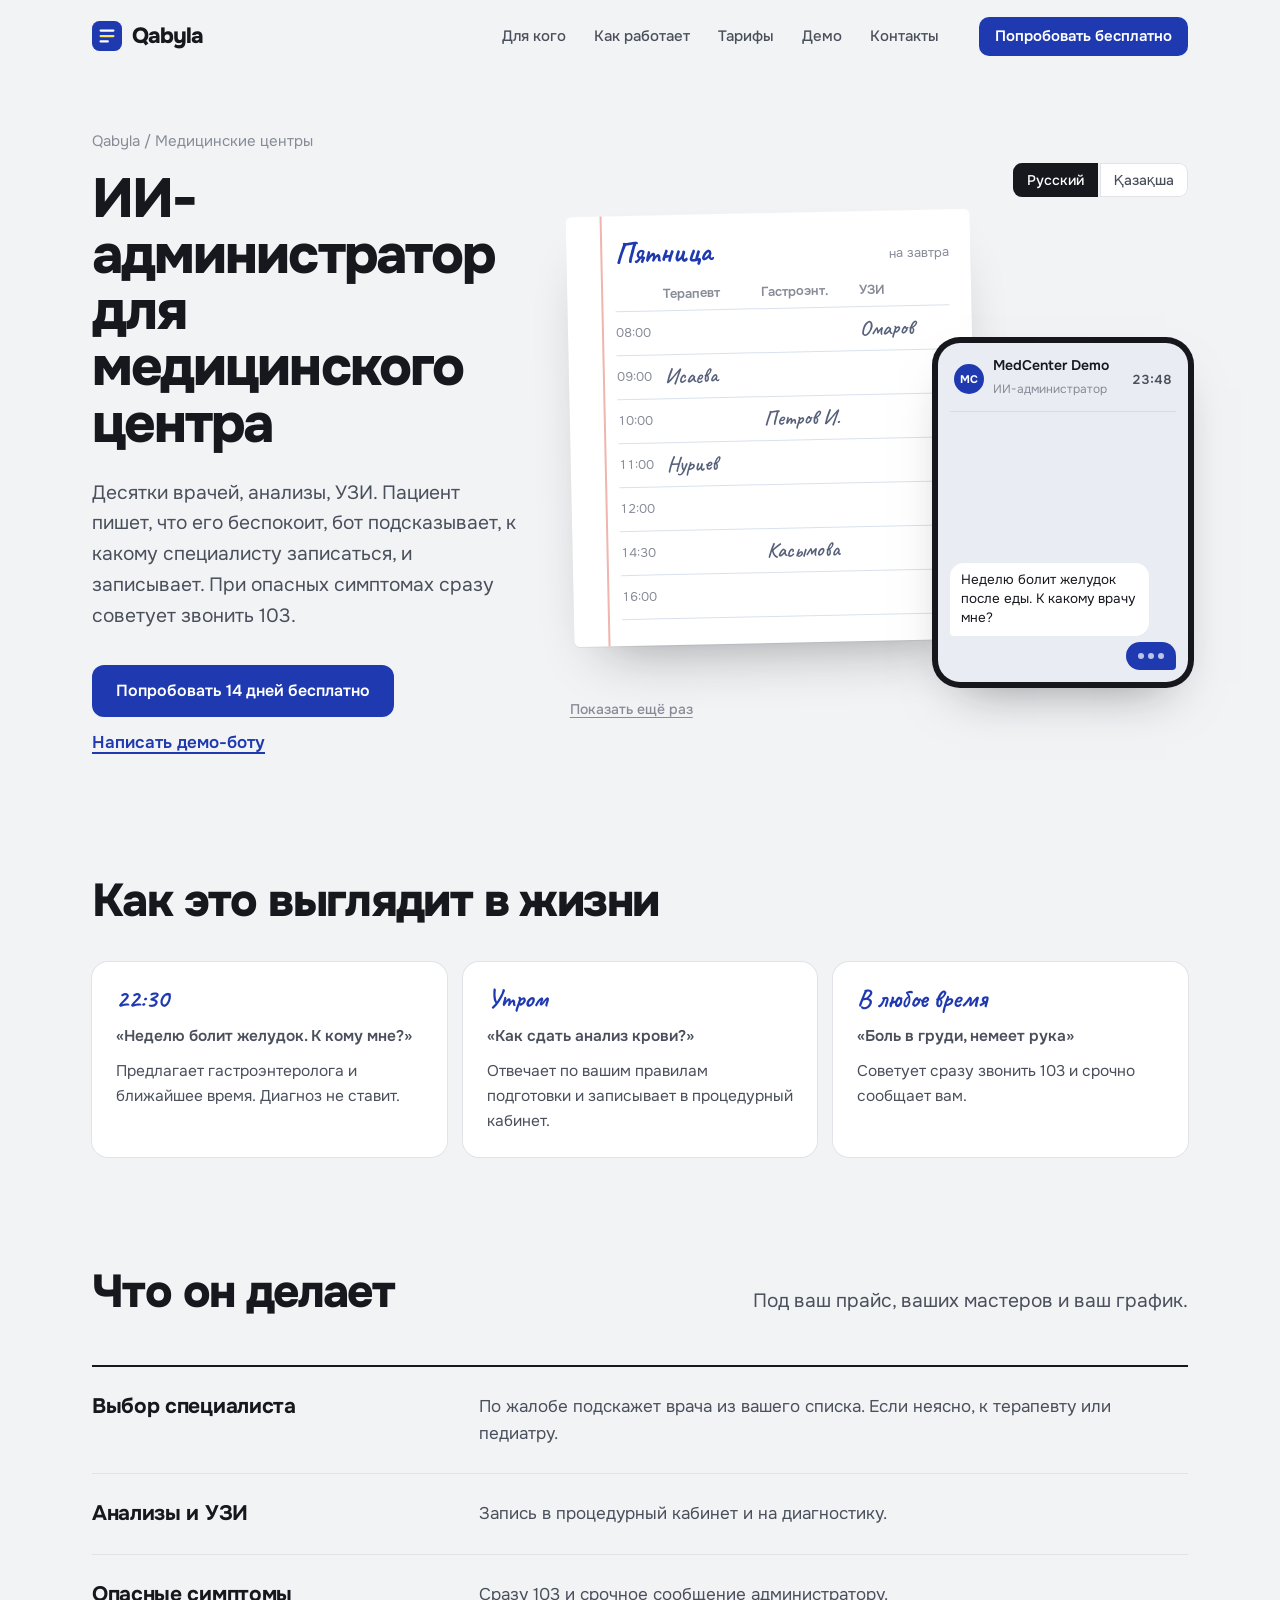
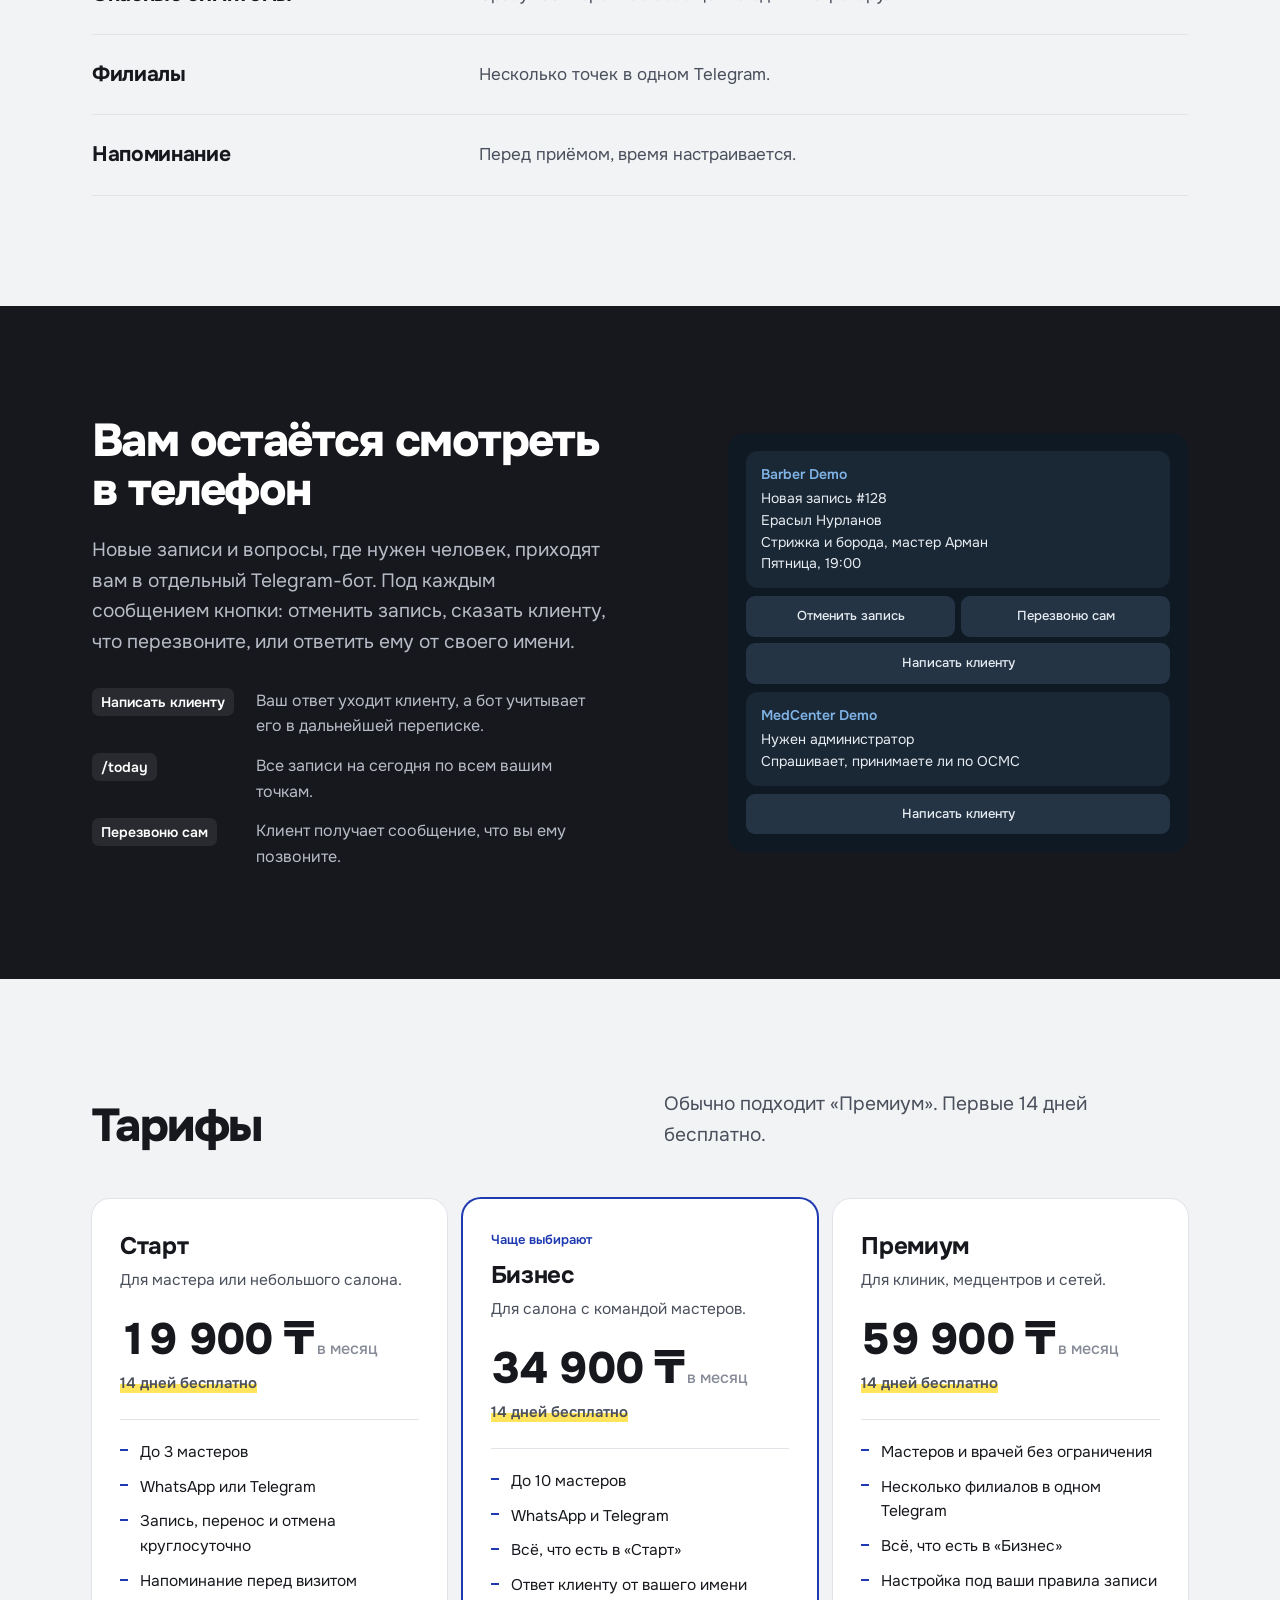
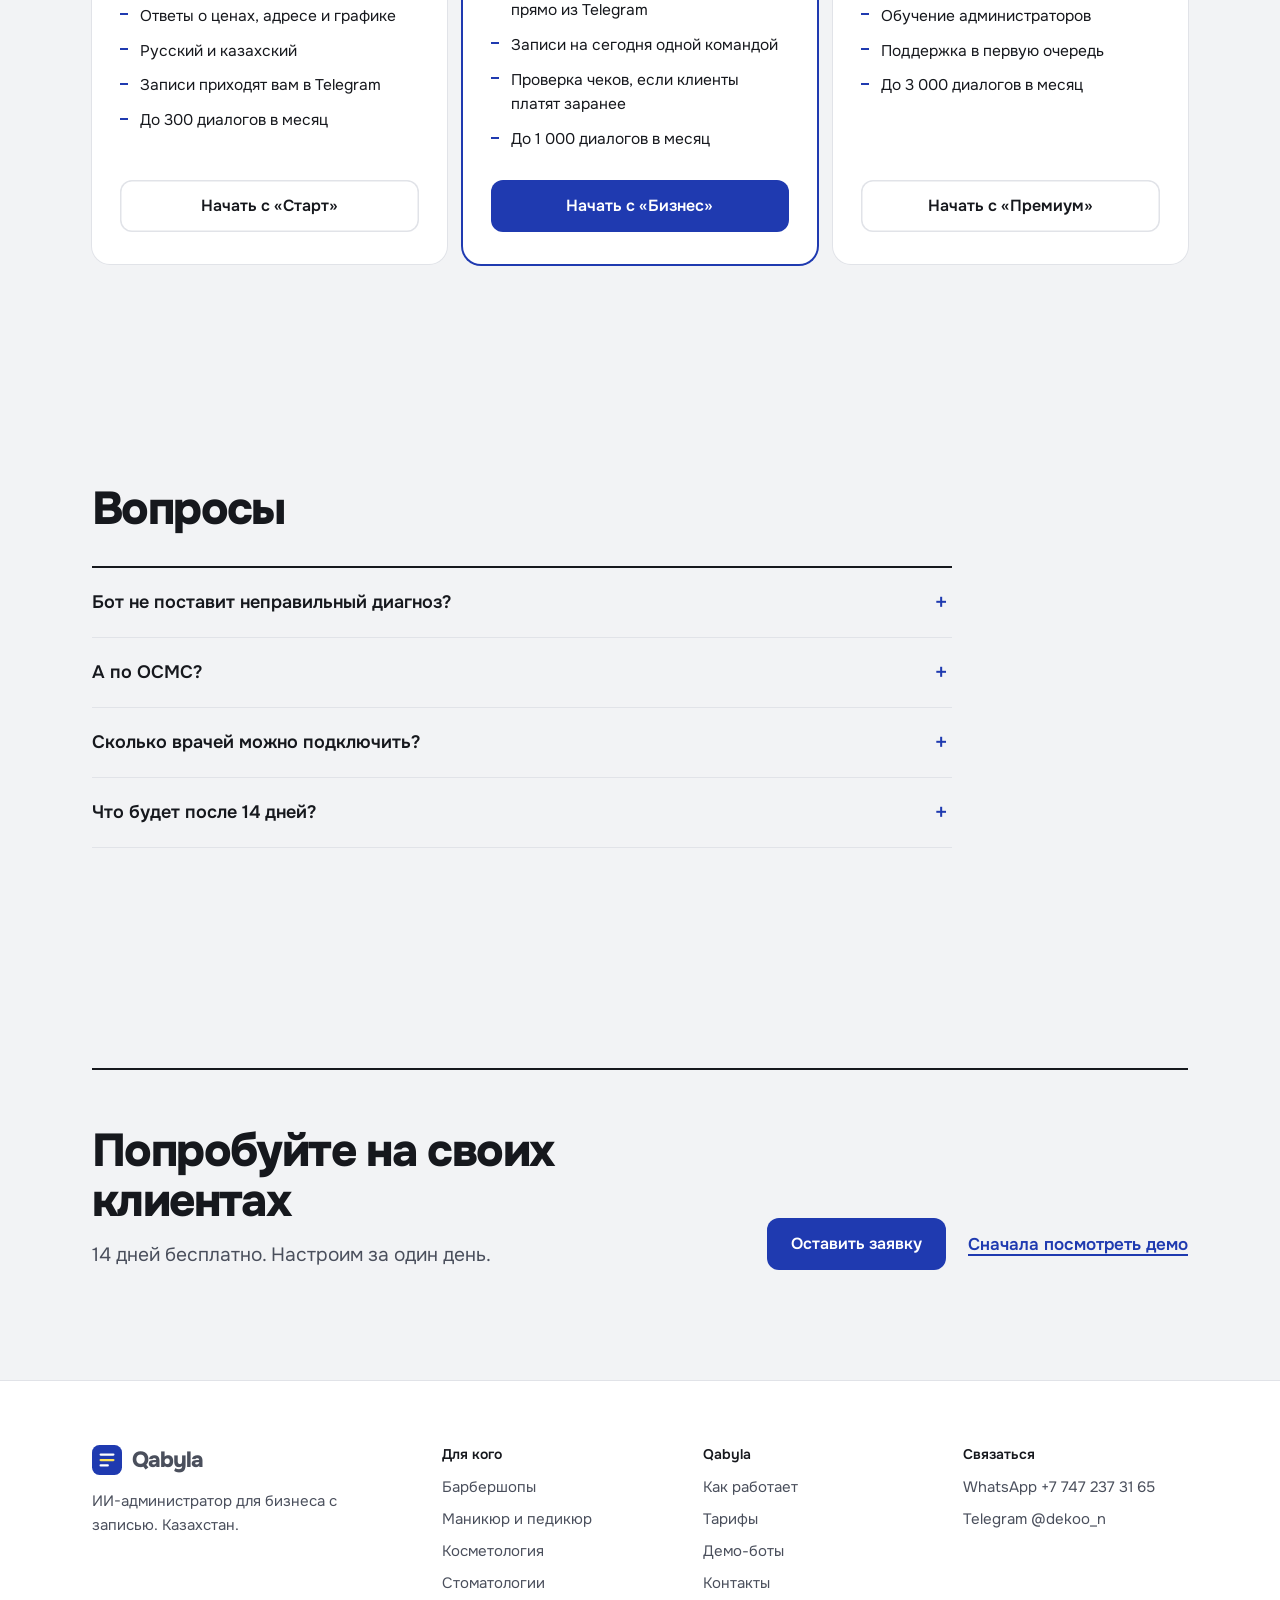
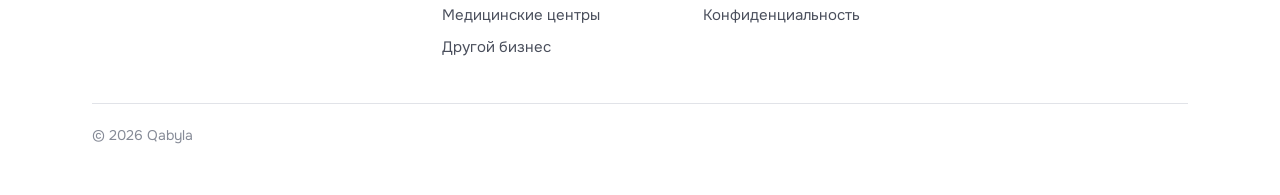
<file: medcenter.html>
<!doctype html>
<html lang="ru">
<head>
<meta charset="utf-8">
<meta name="viewport" content="width=device-width, initial-scale=1">
<title>ИИ-администратор для медицинского центра: Qabyla</title>
<meta name="description" content="Десятки врачей, анализы, УЗИ. Пациент пишет, что его беспокоит, бот подсказывает, к какому специалисту записаться, и записывает. При опасных симптомах сразу советует звонить 103.">
<meta property="og:title" content="ИИ-администратор для медицинского центра: Qabyla">
<meta property="og:description" content="Десятки врачей, анализы, УЗИ. Пациент пишет, что его беспокоит, бот подсказывает, к какому специалисту записаться, и записывает. При опасных симптомах сразу советует звонить 103.">
<link rel="icon" href="data:image/svg+xml,<svg viewBox='0 0 32 32' xmlns='http://www.w3.org/2000/svg'><rect width='32' height='32' rx='8' fill='%231F3AB0'/><rect x='8' y='9' width='16' height='2.4' rx='1.2' fill='%23fff'/><rect x='8' y='14.8' width='16' height='2.4' rx='1.2' fill='%23FFE45C'/><rect x='8' y='20.6' width='10' height='2.4' rx='1.2' fill='%23fff'/></svg>">
<link rel="preconnect" href="https://fonts.googleapis.com">
<link rel="preconnect" href="https://fonts.gstatic.com" crossorigin>
<link href="https://fonts.googleapis.com/css2?family=Caveat:wght@600;700&family=Onest:wght@400;500;600;700;800&display=swap" rel="stylesheet">
<link rel="stylesheet" href="assets/style.css?v=202611210210">
</head>
<body>
<header class="top">
  <div class="wrap">
    <a class="logo" href="index.html" aria-label="Qabyla, на главную"><svg viewBox="0 0 32 32" aria-hidden="true"><rect width="32" height="32" rx="8" fill="#1F3AB0"/><rect x="8" y="9" width="16" height="2.4" rx="1.2" fill="#fff"/><rect x="8" y="14.8" width="16" height="2.4" rx="1.2" fill="#FFE45C"/><rect x="8" y="20.6" width="10" height="2.4" rx="1.2" fill="#fff"/></svg>Qabyla</a>
    <nav class="menu" aria-label="Главное меню">
      <div class="dd"><button type="button" aria-expanded="false">Для кого</button><div class="dd-panel"><a href="barbershop.html"><b>Барбершопы</b><small>Запись к нужному мастеру или к любому свободному</small></a><a href="nails.html"><b>Маникюр и педикюр</b><small>Длинные процедуры без накладок по времени</small></a><a href="cosmetology.html"><b>Косметология</b><small>Перед уколами сначала консультация</small></a><a href="dental.html"><b>Стоматологии</b><small>Острая боль попадает в ближайшее окно</small></a><a href="medcenter.html"><b>Медицинские центры</b><small>Подскажет, к какому врачу идти</small></a><a href="custom.html"><b>Другой бизнес</b><small>Груминг, массаж, автомойка и другие</small></a></div></div>
      <a href="how.html">Как работает</a><a href="pricing.html">Тарифы</a><a href="demo.html">Демо</a><a href="contact.html">Контакты</a>
      <a class="btn btn-pen m-cta" href="contact.html">Попробовать бесплатно</a>
    </nav>
    <a class="btn btn-pen btn-sm head-cta" href="contact.html">Попробовать бесплатно</a>
    <button class="burger" type="button" aria-expanded="false">Меню</button>
  </div>
</header>
<main>
<section class="hero">
  <div class="wrap hero-grid">
    <div>
      <p class="hero-note" style="margin:0 0 18px"><a href="index.html" style="text-decoration:none">Qabyla</a> / Медицинские центры</p>
      <h1>ИИ-администратор для медицинского центра</h1>
      <p class="lead">Десятки врачей, анализы, УЗИ. Пациент пишет, что его беспокоит, бот подсказывает, к какому специалисту записаться, и записывает. При опасных симптомах сразу советует звонить 103.</p>
      <div class="actions"><a class="btn btn-pen" href="contact.html?biz=Медицинский центр&amp;plan=Премиум">Попробовать 14 дней бесплатно</a>
        <a class="link" href="https://t.me/medcenter_demo_ai_bot" target="_blank" rel="noopener">Написать демо-боту</a></div>
    </div>
    <div>
  <div class="lang-switch" data-lang-for="niche-desk" role="group" aria-label="Язык переписки">
    <button type="button" data-lang="ru" aria-pressed="true">Русский</button><button type="button" data-lang="kk" aria-pressed="false">Қазақша</button>
  </div>
  <div class="desk" id="niche-desk" data-scene="med">
    <div class="journal" aria-label="Журнал записи на завтра">
      <div class="j-head"><b>Пятница</b><small>на завтра</small></div>
      <div class="j-grid"></div>
    </div>
    <div class="chat" aria-label="Переписка клиента с ИИ-администратором">
      <div class="chat-bar"><i class="p-ava">BD</i><div><b class="p-name">Barber Demo</b><small>ИИ-администратор</small></div><time>23:47</time></div>
      <div class="msgs" aria-live="polite"></div>
    </div>
  </div>
  <button class="replay" type="button" data-replay="niche-desk">Показать ещё раз</button>
</div>
  </div>
</section>

<section style="padding-top:20px">
  <div class="wrap">
    <h2 style="margin-bottom:36px">Как это выглядит в жизни</h2>
    <div class="cases"><div class="case"><div class="when">22:30</div><p class="q">«Неделю болит желудок. К кому мне?»</p><p>Предлагает гастроэнтеролога и ближайшее время. Диагноз не ставит.</p></div><div class="case"><div class="when">Утром</div><p class="q">«Как сдать анализ крови?»</p><p>Отвечает по вашим правилам подготовки и записывает в процедурный кабинет.</p></div><div class="case"><div class="when">В любое время</div><p class="q">«Боль в груди, немеет рука»</p><p>Советует сразу звонить 103 и срочно сообщает вам.</p></div></div>
  </div>
</section>

<section style="padding-top:0">
  <div class="wrap">
    <div class="sec-head"><h2>Что он делает</h2><p class="lead">Под ваш прайс, ваших мастеров и ваш график.</p></div>
    <div class="ledger"><div><h3>Выбор специалиста</h3><p>По жалобе подскажет врача из вашего списка. Если неясно, к терапевту или педиатру.</p></div><div><h3>Анализы и УЗИ</h3><p>Запись в процедурный кабинет и на диагностику.</p></div><div><h3>Опасные симптомы</h3><p>Сразу 103 и срочное сообщение администратору.</p></div><div><h3>Филиалы</h3><p>Несколько точек в одном Telegram.</p></div><div><h3>Напоминание</h3><p>Перед приёмом, время настраивается.</p></div></div>
  </div>
</section>

<section class="ink">
  <div class="wrap split">
    <div>
      <h2>Вам остаётся смотреть в телефон</h2>
      <p class="lead" style="margin-top:20px">Новые записи и вопросы, где нужен человек, приходят вам в отдельный Telegram-бот. Под каждым сообщением кнопки: отменить запись, сказать клиенту, что перезвоните, или ответить ему от своего имени.</p>
      <ul class="cmds">
        <li><code>Написать клиенту</code><span>Ваш ответ уходит клиенту, а бот учитывает его в дальнейшей переписке.</span></li>
        <li><code>/today</code><span>Все записи на сегодня по всем вашим точкам.</span></li>
        <li><code>Перезвоню сам</code><span>Клиент получает сообщение, что вы ему позвоните.</span></li>
      </ul>
    </div>
    <div class="tg" aria-label="Пример сообщений в боте администратора">
      <div class="tg-card"><div class="biz">Barber Demo</div>Новая запись #128<br>Ерасыл Нурланов<br>Стрижка и борода, мастер Арман<br>Пятница, 19:00</div>
      <div class="tg-btns"><span>Отменить запись</span><span>Перезвоню сам</span><span class="full">Написать клиенту</span></div>
      <div class="tg-card"><div class="biz">MedCenter Demo</div>Нужен администратор<br>Спрашивает, принимаете ли по ОСМС</div>
      <div class="tg-btns"><span class="full">Написать клиенту</span></div>
    </div>
  </div>
</section>

<section>
  <div class="wrap">
    <div class="sec-head"><h2>Тарифы</h2><p class="lead">Обычно подходит «Премиум». Первые 14 дней бесплатно.</p></div>
    <div class="plans"><article class="plan"><h3>Старт</h3><p class="for">Для мастера или небольшого салона.</p>
  <div class="price">19 900 ₸<small> в месяц</small></div><p class="free"><b>14 дней бесплатно</b></p>
  <ul><li>До 3 мастеров</li><li>WhatsApp или Telegram</li><li>Запись, перенос и отмена круглосуточно</li><li>Напоминание перед визитом</li><li>Ответы о ценах, адресе и графике</li><li>Русский и казахский</li><li>Записи приходят вам в Telegram</li><li>До 300 диалогов в месяц</li></ul><a class="btn btn-plain" href="contact.html?plan=Старт">Начать с «Старт»</a></article><article class="plan best"><span class="tag">Чаще выбирают</span><h3>Бизнес</h3><p class="for">Для салона с командой мастеров.</p>
  <div class="price">34 900 ₸<small> в месяц</small></div><p class="free"><b>14 дней бесплатно</b></p>
  <ul><li>До 10 мастеров</li><li>WhatsApp и Telegram</li><li>Всё, что есть в «Старт»</li><li>Ответ клиенту от вашего имени прямо из Telegram</li><li>Записи на сегодня одной командой</li><li>Проверка чеков, если клиенты платят заранее</li><li>До 1 000 диалогов в месяц</li></ul><a class="btn btn-pen" href="contact.html?plan=Бизнес">Начать с «Бизнес»</a></article><article class="plan"><h3>Премиум</h3><p class="for">Для клиник, медцентров и сетей.</p>
  <div class="price">59 900 ₸<small> в месяц</small></div><p class="free"><b>14 дней бесплатно</b></p>
  <ul><li>Мастеров и врачей без ограничения</li><li>Несколько филиалов в одном Telegram</li><li>Всё, что есть в «Бизнес»</li><li>Настройка под ваши правила записи</li><li>Обучение администраторов</li><li>Поддержка в первую очередь</li><li>До 3 000 диалогов в месяц</li></ul><a class="btn btn-plain" href="contact.html?plan=Премиум">Начать с «Премиум»</a></article></div>
  </div>
</section>

<section><div class="wrap"><h2 style="margin-bottom:32px">Вопросы</h2><div class="faq"><details><summary>Бот не поставит неправильный диагноз?</summary><p>Он не ставит диагнозов совсем. Только помогает выбрать, к кому записаться.</p></details><details><summary>А по ОСМС?</summary><p>Ваши правила по ОСМС мы вносим в настройки. Бот отвечает по ним или передаёт вопрос администратору.</p></details><details><summary>Сколько врачей можно подключить?</summary><p>На тарифе «Премиум» без ограничений.</p></details><details><summary>Что будет после 14 дней?</summary><p>Выбираете тариф и платите раз в месяц.</p></details></div></div></section>
<section style="padding-bottom:0"><div class="wrap"><div class="final">
  <div><h2>Попробуйте на своих клиентах</h2><p class="lead" style="margin-top:14px">14 дней бесплатно. Настроим за один день.</p></div>
  <div class="actions"><a class="btn btn-pen" href="contact.html">Оставить заявку</a><a class="link" href="demo.html">Сначала посмотреть демо</a></div>
</div></div></section>
</main>
<footer>
  <div class="wrap">
    <div class="f-grid">
      <div><a class="logo" href="index.html"><svg viewBox="0 0 32 32" aria-hidden="true"><rect width="32" height="32" rx="8" fill="#1F3AB0"/><rect x="8" y="9" width="16" height="2.4" rx="1.2" fill="#fff"/><rect x="8" y="14.8" width="16" height="2.4" rx="1.2" fill="#FFE45C"/><rect x="8" y="20.6" width="10" height="2.4" rx="1.2" fill="#fff"/></svg>Qabyla</a>
        <p style="margin-top:14px;max-width:22em">ИИ-администратор для бизнеса с записью. Казахстан.</p></div>
      <div><h4>Для кого</h4><ul><li><a href="barbershop.html">Барбершопы</a></li><li><a href="nails.html">Маникюр и педикюр</a></li><li><a href="cosmetology.html">Косметология</a></li><li><a href="dental.html">Стоматологии</a></li><li><a href="medcenter.html">Медицинские центры</a></li><li><a href="custom.html">Другой бизнес</a></li></ul></div>
      <div><h4>Qabyla</h4><ul><li><a href="how.html">Как работает</a></li><li><a href="pricing.html">Тарифы</a></li>
        <li><a href="demo.html">Демо-боты</a></li><li><a href="contact.html">Контакты</a></li><li><a href="privacy.html">Конфиденциальность</a></li></ul></div>
      <div><h4>Связаться</h4><ul><li><a href="https://wa.me/77472373165" target="_blank" rel="noopener">WhatsApp +7 747 237 31 65</a></li>
        <li><a href="https://t.me/dekoo_n" target="_blank" rel="noopener">Telegram @dekoo_n</a></li></ul></div>
    </div>
    <div class="f-bottom">© 2026 Qabyla</div>
  </div>
</footer>
<script src="assets/app.js?v=202611210210"></script>
</body>
</html>
</file>
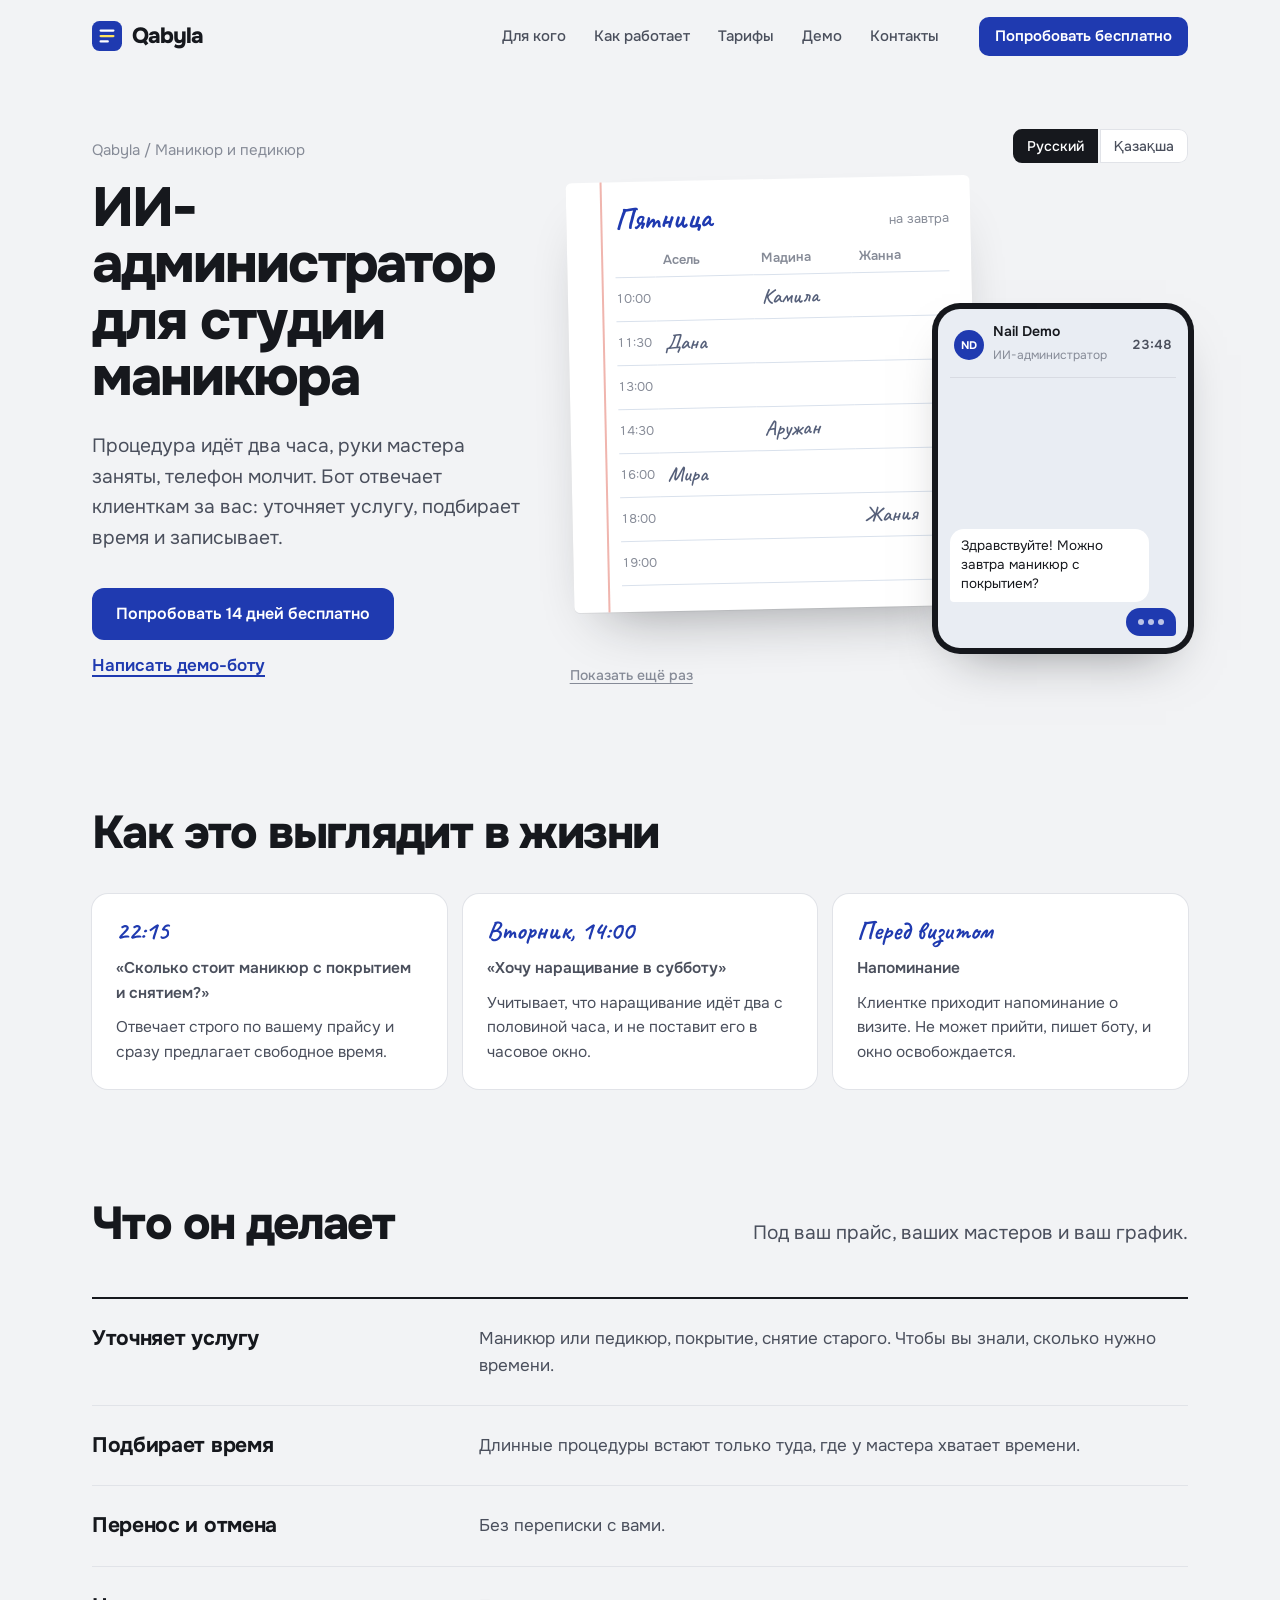
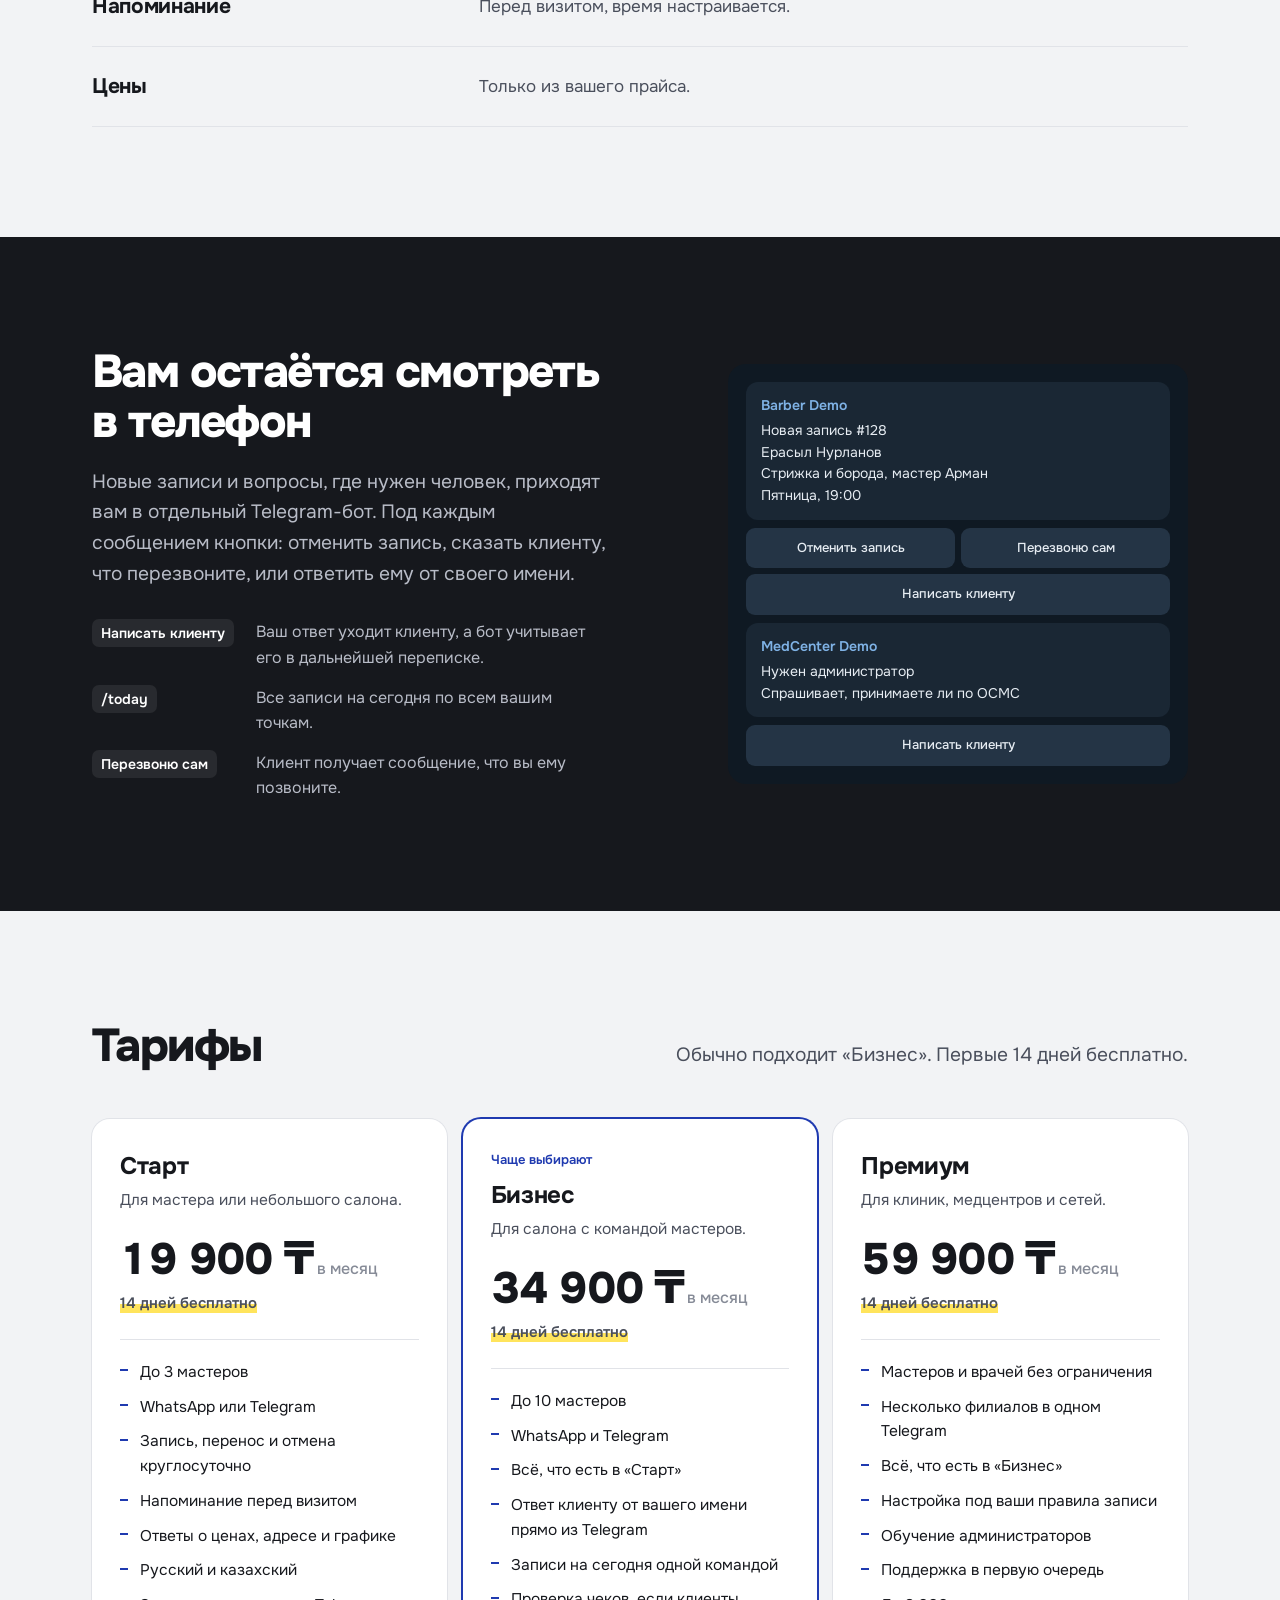
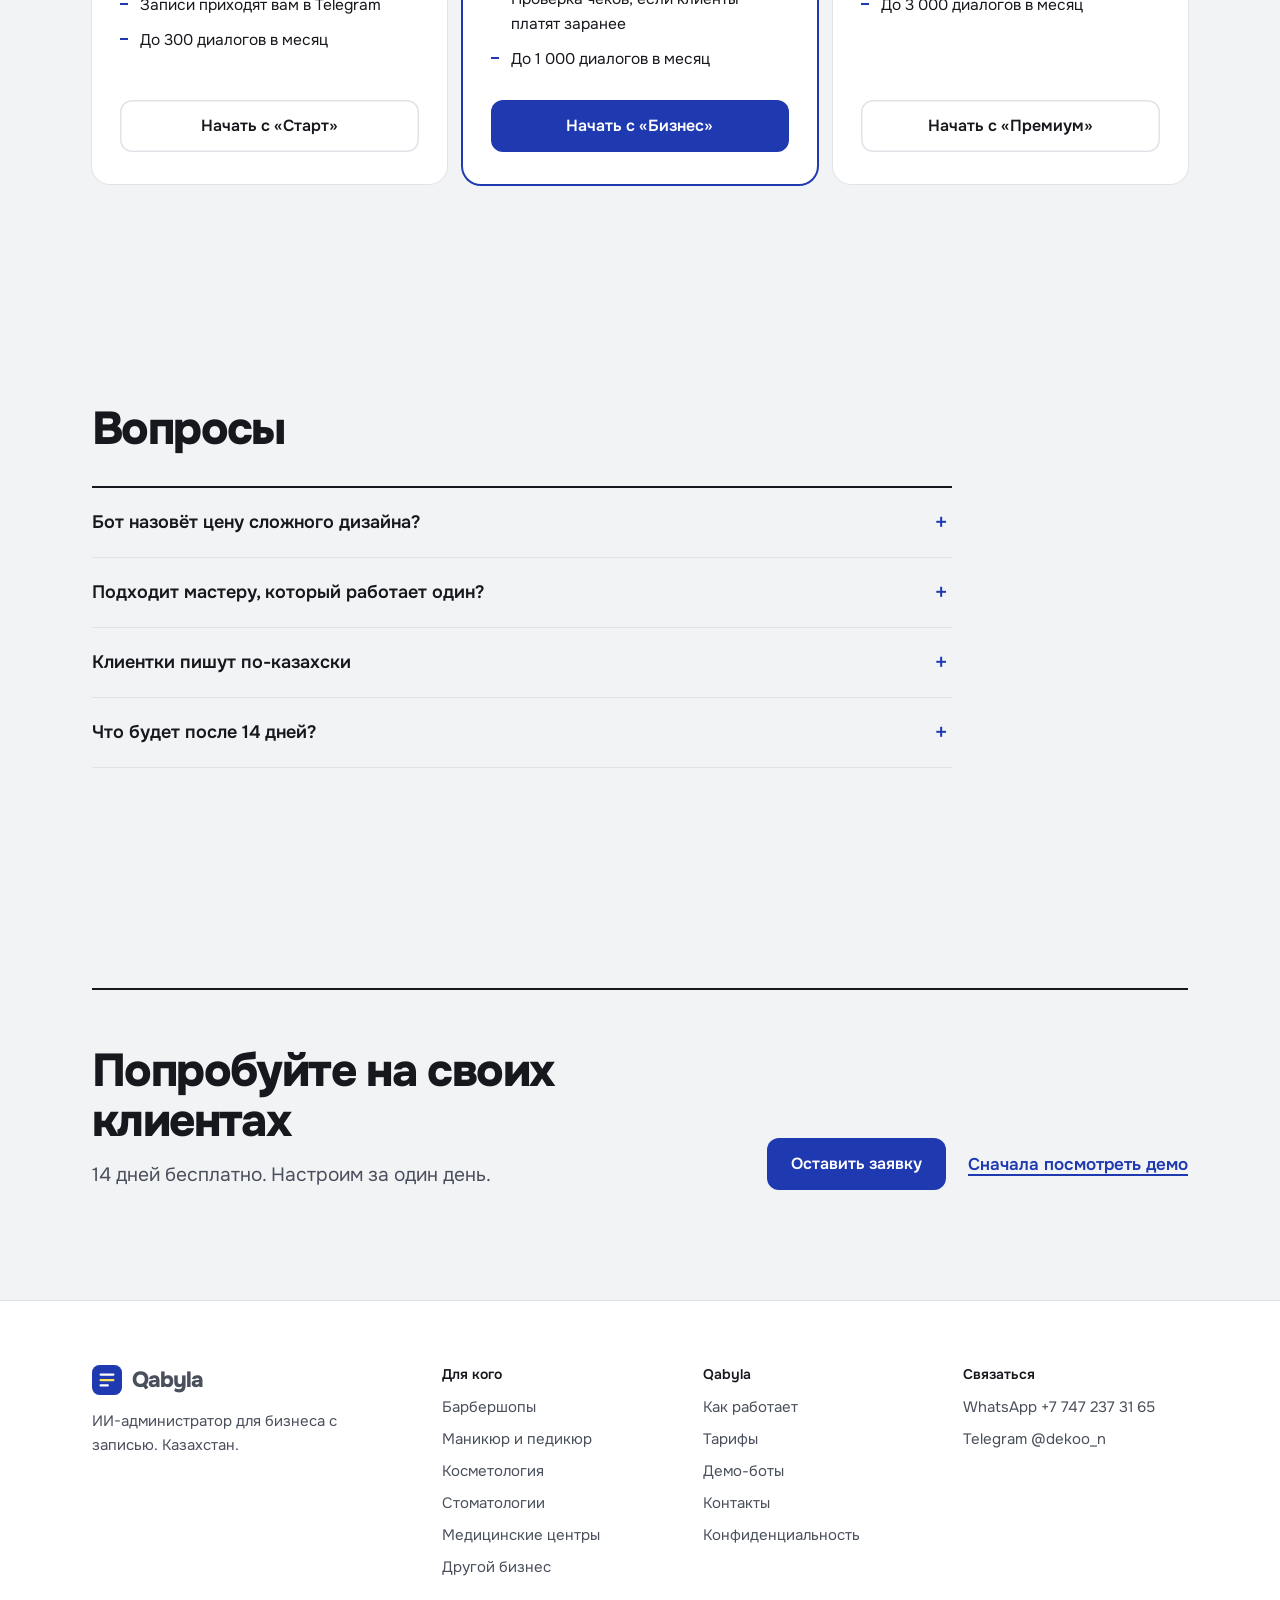
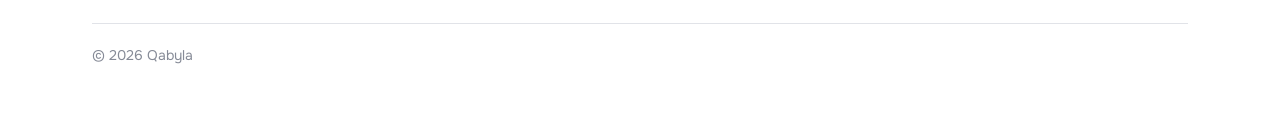
<file: nails.html>
<!doctype html>
<html lang="ru">
<head>
<meta charset="utf-8">
<meta name="viewport" content="width=device-width, initial-scale=1">
<title>ИИ-администратор для студии маникюра: Qabyla</title>
<meta name="description" content="Процедура идёт два часа, руки мастера заняты, телефон молчит. Бот отвечает клиенткам за вас: уточняет услугу, подбирает время и записывает.">
<meta property="og:title" content="ИИ-администратор для студии маникюра: Qabyla">
<meta property="og:description" content="Процедура идёт два часа, руки мастера заняты, телефон молчит. Бот отвечает клиенткам за вас: уточняет услугу, подбирает время и записывает.">
<link rel="icon" href="data:image/svg+xml,<svg viewBox='0 0 32 32' xmlns='http://www.w3.org/2000/svg'><rect width='32' height='32' rx='8' fill='%231F3AB0'/><rect x='8' y='9' width='16' height='2.4' rx='1.2' fill='%23fff'/><rect x='8' y='14.8' width='16' height='2.4' rx='1.2' fill='%23FFE45C'/><rect x='8' y='20.6' width='10' height='2.4' rx='1.2' fill='%23fff'/></svg>">
<link rel="preconnect" href="https://fonts.googleapis.com">
<link rel="preconnect" href="https://fonts.gstatic.com" crossorigin>
<link href="https://fonts.googleapis.com/css2?family=Caveat:wght@600;700&family=Onest:wght@400;500;600;700;800&display=swap" rel="stylesheet">
<link rel="stylesheet" href="assets/style.css?v=202611210210">
</head>
<body>
<header class="top">
  <div class="wrap">
    <a class="logo" href="index.html" aria-label="Qabyla, на главную"><svg viewBox="0 0 32 32" aria-hidden="true"><rect width="32" height="32" rx="8" fill="#1F3AB0"/><rect x="8" y="9" width="16" height="2.4" rx="1.2" fill="#fff"/><rect x="8" y="14.8" width="16" height="2.4" rx="1.2" fill="#FFE45C"/><rect x="8" y="20.6" width="10" height="2.4" rx="1.2" fill="#fff"/></svg>Qabyla</a>
    <nav class="menu" aria-label="Главное меню">
      <div class="dd"><button type="button" aria-expanded="false">Для кого</button><div class="dd-panel"><a href="barbershop.html"><b>Барбершопы</b><small>Запись к нужному мастеру или к любому свободному</small></a><a href="nails.html"><b>Маникюр и педикюр</b><small>Длинные процедуры без накладок по времени</small></a><a href="cosmetology.html"><b>Косметология</b><small>Перед уколами сначала консультация</small></a><a href="dental.html"><b>Стоматологии</b><small>Острая боль попадает в ближайшее окно</small></a><a href="medcenter.html"><b>Медицинские центры</b><small>Подскажет, к какому врачу идти</small></a><a href="custom.html"><b>Другой бизнес</b><small>Груминг, массаж, автомойка и другие</small></a></div></div>
      <a href="how.html">Как работает</a><a href="pricing.html">Тарифы</a><a href="demo.html">Демо</a><a href="contact.html">Контакты</a>
      <a class="btn btn-pen m-cta" href="contact.html">Попробовать бесплатно</a>
    </nav>
    <a class="btn btn-pen btn-sm head-cta" href="contact.html">Попробовать бесплатно</a>
    <button class="burger" type="button" aria-expanded="false">Меню</button>
  </div>
</header>
<main>
<section class="hero">
  <div class="wrap hero-grid">
    <div>
      <p class="hero-note" style="margin:0 0 18px"><a href="index.html" style="text-decoration:none">Qabyla</a> / Маникюр и педикюр</p>
      <h1>ИИ-администратор для студии маникюра</h1>
      <p class="lead">Процедура идёт два часа, руки мастера заняты, телефон молчит. Бот отвечает клиенткам за вас: уточняет услугу, подбирает время и записывает.</p>
      <div class="actions"><a class="btn btn-pen" href="contact.html?biz=Маникюр / педикюр&amp;plan=Бизнес">Попробовать 14 дней бесплатно</a>
        <a class="link" href="https://t.me/nail_demo_ai_bot" target="_blank" rel="noopener">Написать демо-боту</a></div>
    </div>
    <div>
  <div class="lang-switch" data-lang-for="niche-desk" role="group" aria-label="Язык переписки">
    <button type="button" data-lang="ru" aria-pressed="true">Русский</button><button type="button" data-lang="kk" aria-pressed="false">Қазақша</button>
  </div>
  <div class="desk" id="niche-desk" data-scene="nails">
    <div class="journal" aria-label="Журнал записи на завтра">
      <div class="j-head"><b>Пятница</b><small>на завтра</small></div>
      <div class="j-grid"></div>
    </div>
    <div class="chat" aria-label="Переписка клиента с ИИ-администратором">
      <div class="chat-bar"><i class="p-ava">BD</i><div><b class="p-name">Barber Demo</b><small>ИИ-администратор</small></div><time>23:47</time></div>
      <div class="msgs" aria-live="polite"></div>
    </div>
  </div>
  <button class="replay" type="button" data-replay="niche-desk">Показать ещё раз</button>
</div>
  </div>
</section>

<section style="padding-top:20px">
  <div class="wrap">
    <h2 style="margin-bottom:36px">Как это выглядит в жизни</h2>
    <div class="cases"><div class="case"><div class="when">22:15</div><p class="q">«Сколько стоит маникюр с покрытием и снятием?»</p><p>Отвечает строго по вашему прайсу и сразу предлагает свободное время.</p></div><div class="case"><div class="when">Вторник, 14:00</div><p class="q">«Хочу наращивание в субботу»</p><p>Учитывает, что наращивание идёт два с половиной часа, и не поставит его в часовое окно.</p></div><div class="case"><div class="when">Перед визитом</div><p class="q">Напоминание</p><p>Клиентке приходит напоминание о визите. Не может прийти, пишет боту, и окно освобождается.</p></div></div>
  </div>
</section>

<section style="padding-top:0">
  <div class="wrap">
    <div class="sec-head"><h2>Что он делает</h2><p class="lead">Под ваш прайс, ваших мастеров и ваш график.</p></div>
    <div class="ledger"><div><h3>Уточняет услугу</h3><p>Маникюр или педикюр, покрытие, снятие старого. Чтобы вы знали, сколько нужно времени.</p></div><div><h3>Подбирает время</h3><p>Длинные процедуры встают только туда, где у мастера хватает времени.</p></div><div><h3>Перенос и отмена</h3><p>Без переписки с вами.</p></div><div><h3>Напоминание</h3><p>Перед визитом, время настраивается.</p></div><div><h3>Цены</h3><p>Только из вашего прайса.</p></div></div>
  </div>
</section>

<section class="ink">
  <div class="wrap split">
    <div>
      <h2>Вам остаётся смотреть в телефон</h2>
      <p class="lead" style="margin-top:20px">Новые записи и вопросы, где нужен человек, приходят вам в отдельный Telegram-бот. Под каждым сообщением кнопки: отменить запись, сказать клиенту, что перезвоните, или ответить ему от своего имени.</p>
      <ul class="cmds">
        <li><code>Написать клиенту</code><span>Ваш ответ уходит клиенту, а бот учитывает его в дальнейшей переписке.</span></li>
        <li><code>/today</code><span>Все записи на сегодня по всем вашим точкам.</span></li>
        <li><code>Перезвоню сам</code><span>Клиент получает сообщение, что вы ему позвоните.</span></li>
      </ul>
    </div>
    <div class="tg" aria-label="Пример сообщений в боте администратора">
      <div class="tg-card"><div class="biz">Barber Demo</div>Новая запись #128<br>Ерасыл Нурланов<br>Стрижка и борода, мастер Арман<br>Пятница, 19:00</div>
      <div class="tg-btns"><span>Отменить запись</span><span>Перезвоню сам</span><span class="full">Написать клиенту</span></div>
      <div class="tg-card"><div class="biz">MedCenter Demo</div>Нужен администратор<br>Спрашивает, принимаете ли по ОСМС</div>
      <div class="tg-btns"><span class="full">Написать клиенту</span></div>
    </div>
  </div>
</section>

<section>
  <div class="wrap">
    <div class="sec-head"><h2>Тарифы</h2><p class="lead">Обычно подходит «Бизнес». Первые 14 дней бесплатно.</p></div>
    <div class="plans"><article class="plan"><h3>Старт</h3><p class="for">Для мастера или небольшого салона.</p>
  <div class="price">19 900 ₸<small> в месяц</small></div><p class="free"><b>14 дней бесплатно</b></p>
  <ul><li>До 3 мастеров</li><li>WhatsApp или Telegram</li><li>Запись, перенос и отмена круглосуточно</li><li>Напоминание перед визитом</li><li>Ответы о ценах, адресе и графике</li><li>Русский и казахский</li><li>Записи приходят вам в Telegram</li><li>До 300 диалогов в месяц</li></ul><a class="btn btn-plain" href="contact.html?plan=Старт">Начать с «Старт»</a></article><article class="plan best"><span class="tag">Чаще выбирают</span><h3>Бизнес</h3><p class="for">Для салона с командой мастеров.</p>
  <div class="price">34 900 ₸<small> в месяц</small></div><p class="free"><b>14 дней бесплатно</b></p>
  <ul><li>До 10 мастеров</li><li>WhatsApp и Telegram</li><li>Всё, что есть в «Старт»</li><li>Ответ клиенту от вашего имени прямо из Telegram</li><li>Записи на сегодня одной командой</li><li>Проверка чеков, если клиенты платят заранее</li><li>До 1 000 диалогов в месяц</li></ul><a class="btn btn-pen" href="contact.html?plan=Бизнес">Начать с «Бизнес»</a></article><article class="plan"><h3>Премиум</h3><p class="for">Для клиник, медцентров и сетей.</p>
  <div class="price">59 900 ₸<small> в месяц</small></div><p class="free"><b>14 дней бесплатно</b></p>
  <ul><li>Мастеров и врачей без ограничения</li><li>Несколько филиалов в одном Telegram</li><li>Всё, что есть в «Бизнес»</li><li>Настройка под ваши правила записи</li><li>Обучение администраторов</li><li>Поддержка в первую очередь</li><li>До 3 000 диалогов в месяц</li></ul><a class="btn btn-plain" href="contact.html?plan=Премиум">Начать с «Премиум»</a></article></div>
  </div>
</section>

<section><div class="wrap"><h2 style="margin-bottom:32px">Вопросы</h2><div class="faq"><details><summary>Бот назовёт цену сложного дизайна?</summary><p>Если она есть в прайсе. Если нет, скажет, что мастер уточнит на месте.</p></details><details><summary>Подходит мастеру, который работает один?</summary><p>Да, для этого тариф «Старт».</p></details><details><summary>Клиентки пишут по-казахски</summary><p>Бот отвечает по-казахски, если клиентка пишет по-казахски.</p></details><details><summary>Что будет после 14 дней?</summary><p>Выбираете тариф и платите раз в месяц.</p></details></div></div></section>
<section style="padding-bottom:0"><div class="wrap"><div class="final">
  <div><h2>Попробуйте на своих клиентах</h2><p class="lead" style="margin-top:14px">14 дней бесплатно. Настроим за один день.</p></div>
  <div class="actions"><a class="btn btn-pen" href="contact.html">Оставить заявку</a><a class="link" href="demo.html">Сначала посмотреть демо</a></div>
</div></div></section>
</main>
<footer>
  <div class="wrap">
    <div class="f-grid">
      <div><a class="logo" href="index.html"><svg viewBox="0 0 32 32" aria-hidden="true"><rect width="32" height="32" rx="8" fill="#1F3AB0"/><rect x="8" y="9" width="16" height="2.4" rx="1.2" fill="#fff"/><rect x="8" y="14.8" width="16" height="2.4" rx="1.2" fill="#FFE45C"/><rect x="8" y="20.6" width="10" height="2.4" rx="1.2" fill="#fff"/></svg>Qabyla</a>
        <p style="margin-top:14px;max-width:22em">ИИ-администратор для бизнеса с записью. Казахстан.</p></div>
      <div><h4>Для кого</h4><ul><li><a href="barbershop.html">Барбершопы</a></li><li><a href="nails.html">Маникюр и педикюр</a></li><li><a href="cosmetology.html">Косметология</a></li><li><a href="dental.html">Стоматологии</a></li><li><a href="medcenter.html">Медицинские центры</a></li><li><a href="custom.html">Другой бизнес</a></li></ul></div>
      <div><h4>Qabyla</h4><ul><li><a href="how.html">Как работает</a></li><li><a href="pricing.html">Тарифы</a></li>
        <li><a href="demo.html">Демо-боты</a></li><li><a href="contact.html">Контакты</a></li><li><a href="privacy.html">Конфиденциальность</a></li></ul></div>
      <div><h4>Связаться</h4><ul><li><a href="https://wa.me/77472373165" target="_blank" rel="noopener">WhatsApp +7 747 237 31 65</a></li>
        <li><a href="https://t.me/dekoo_n" target="_blank" rel="noopener">Telegram @dekoo_n</a></li></ul></div>
    </div>
    <div class="f-bottom">© 2026 Qabyla</div>
  </div>
</footer>
<script src="assets/app.js?v=202611210210"></script>
</body>
</html>
</file>
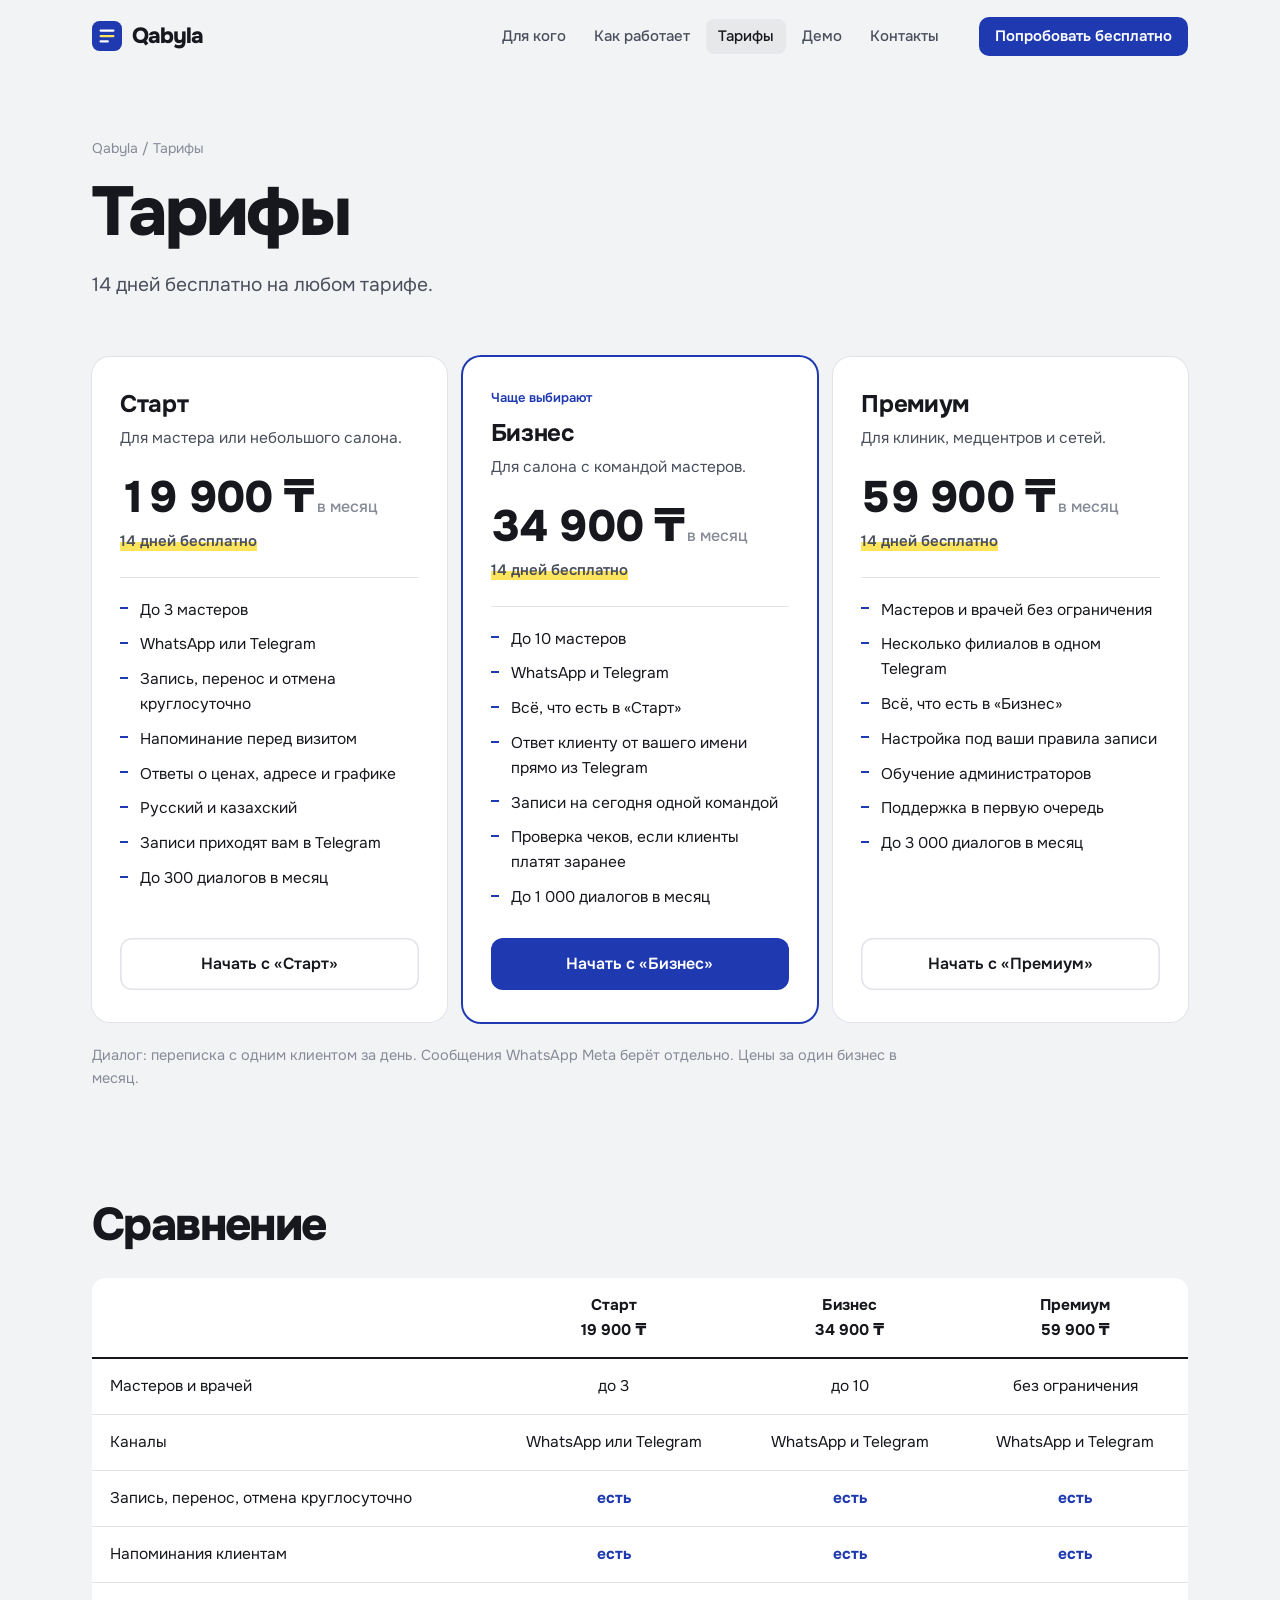
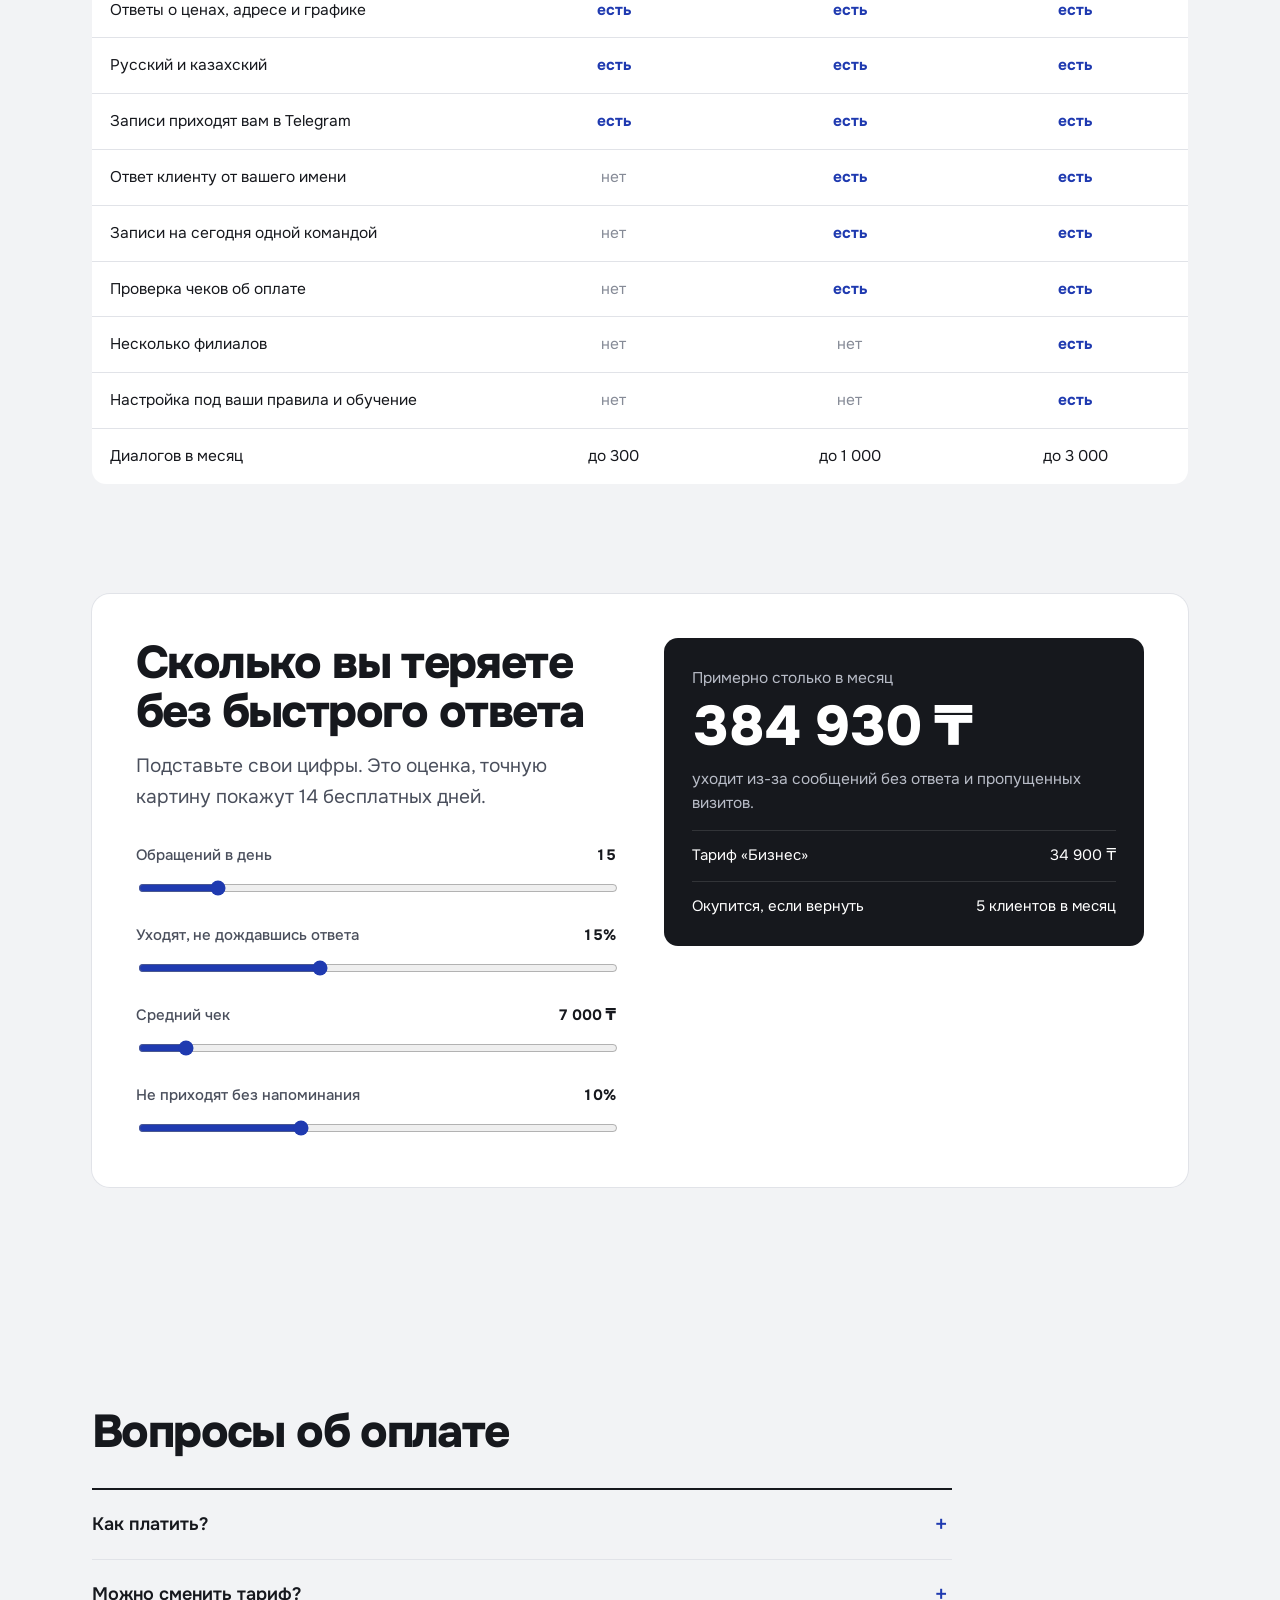
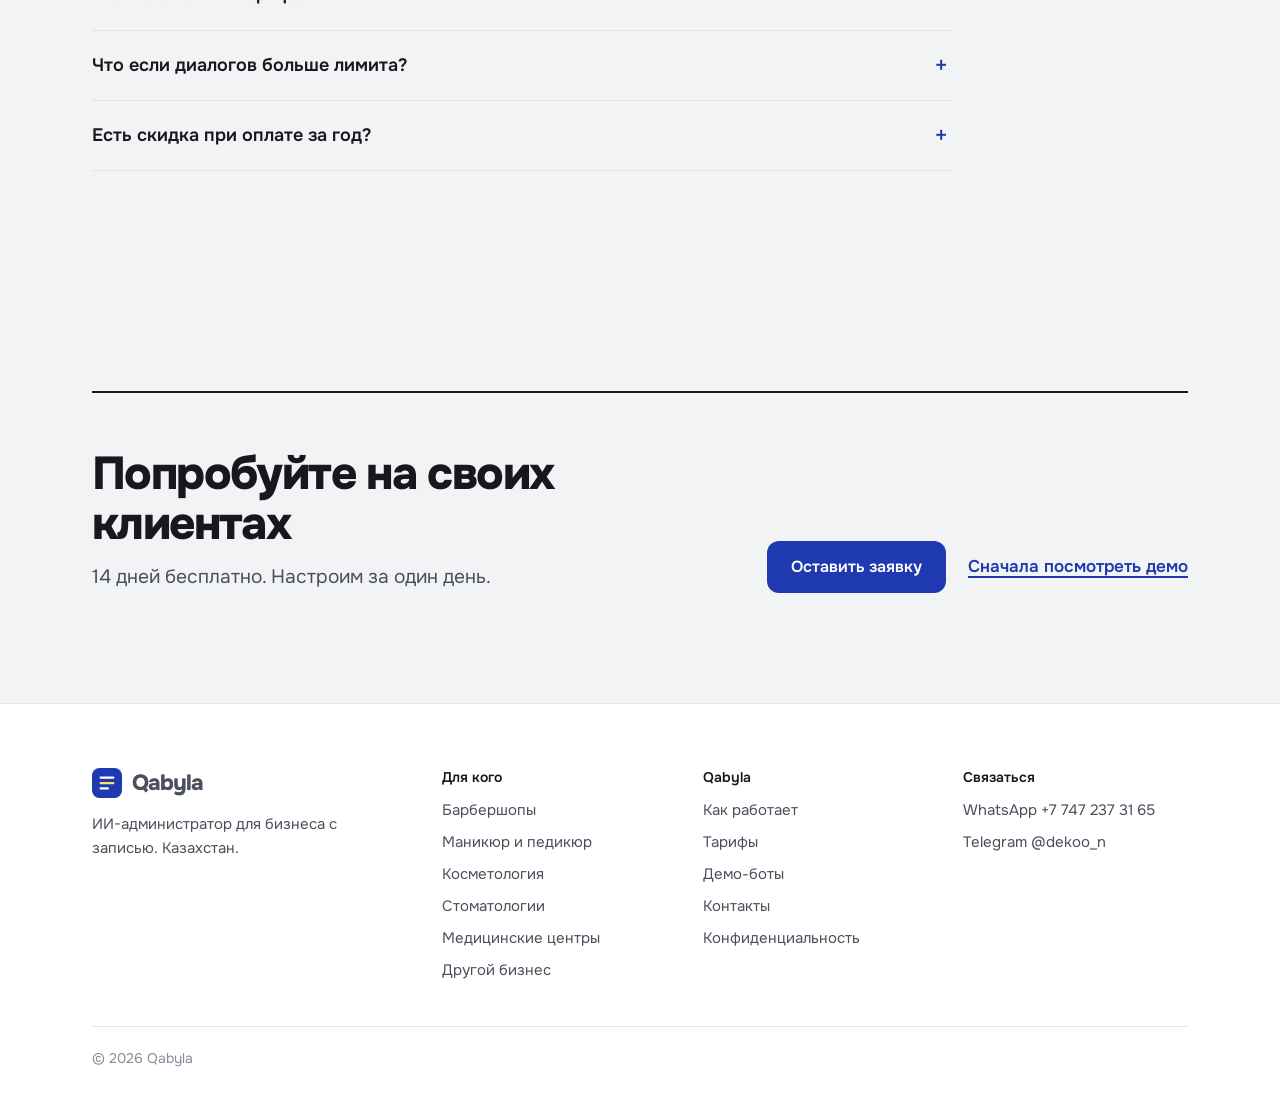
<file: pricing.html>
<!doctype html>
<html lang="ru">
<head>
<meta charset="utf-8">
<meta name="viewport" content="width=device-width, initial-scale=1">
<title>Тарифы Qabyla: от 19 900 ₸ в месяц</title>
<meta name="description" content="Старт 19 900 ₸, Бизнес 34 900 ₸, Премиум 59 900 ₸ в месяц. 14 дней бесплатно.">
<meta property="og:title" content="Тарифы Qabyla: от 19 900 ₸ в месяц">
<meta property="og:description" content="Старт 19 900 ₸, Бизнес 34 900 ₸, Премиум 59 900 ₸ в месяц. 14 дней бесплатно.">
<link rel="icon" href="data:image/svg+xml,<svg viewBox='0 0 32 32' xmlns='http://www.w3.org/2000/svg'><rect width='32' height='32' rx='8' fill='%231F3AB0'/><rect x='8' y='9' width='16' height='2.4' rx='1.2' fill='%23fff'/><rect x='8' y='14.8' width='16' height='2.4' rx='1.2' fill='%23FFE45C'/><rect x='8' y='20.6' width='10' height='2.4' rx='1.2' fill='%23fff'/></svg>">
<link rel="preconnect" href="https://fonts.googleapis.com">
<link rel="preconnect" href="https://fonts.gstatic.com" crossorigin>
<link href="https://fonts.googleapis.com/css2?family=Caveat:wght@600;700&family=Onest:wght@400;500;600;700;800&display=swap" rel="stylesheet">
<link rel="stylesheet" href="assets/style.css?v=202611210210">
</head>
<body>
<header class="top">
  <div class="wrap">
    <a class="logo" href="index.html" aria-label="Qabyla, на главную"><svg viewBox="0 0 32 32" aria-hidden="true"><rect width="32" height="32" rx="8" fill="#1F3AB0"/><rect x="8" y="9" width="16" height="2.4" rx="1.2" fill="#fff"/><rect x="8" y="14.8" width="16" height="2.4" rx="1.2" fill="#FFE45C"/><rect x="8" y="20.6" width="10" height="2.4" rx="1.2" fill="#fff"/></svg>Qabyla</a>
    <nav class="menu" aria-label="Главное меню">
      <div class="dd"><button type="button" aria-expanded="false">Для кого</button><div class="dd-panel"><a href="barbershop.html"><b>Барбершопы</b><small>Запись к нужному мастеру или к любому свободному</small></a><a href="nails.html"><b>Маникюр и педикюр</b><small>Длинные процедуры без накладок по времени</small></a><a href="cosmetology.html"><b>Косметология</b><small>Перед уколами сначала консультация</small></a><a href="dental.html"><b>Стоматологии</b><small>Острая боль попадает в ближайшее окно</small></a><a href="medcenter.html"><b>Медицинские центры</b><small>Подскажет, к какому врачу идти</small></a><a href="custom.html"><b>Другой бизнес</b><small>Груминг, массаж, автомойка и другие</small></a></div></div>
      <a href="how.html">Как работает</a><a href="pricing.html" aria-current="page">Тарифы</a><a href="demo.html">Демо</a><a href="contact.html">Контакты</a>
      <a class="btn btn-pen m-cta" href="contact.html">Попробовать бесплатно</a>
    </nav>
    <a class="btn btn-pen btn-sm head-cta" href="contact.html">Попробовать бесплатно</a>
    <button class="burger" type="button" aria-expanded="false">Меню</button>
  </div>
</header>
<main>
<section class="page-head">
  <div class="wrap">
    <p class="crumbs"><a href="index.html">Qabyla</a> / Тарифы</p>
    <h1>Тарифы</h1>
    <p class="lead">14 дней бесплатно на любом тарифе.</p>
  </div>
</section>
<section style="padding-top:0"><div class="wrap"><div class="plans"><article class="plan"><h3>Старт</h3><p class="for">Для мастера или небольшого салона.</p>
  <div class="price">19 900 ₸<small> в месяц</small></div><p class="free"><b>14 дней бесплатно</b></p>
  <ul><li>До 3 мастеров</li><li>WhatsApp или Telegram</li><li>Запись, перенос и отмена круглосуточно</li><li>Напоминание перед визитом</li><li>Ответы о ценах, адресе и графике</li><li>Русский и казахский</li><li>Записи приходят вам в Telegram</li><li>До 300 диалогов в месяц</li></ul><a class="btn btn-plain" href="contact.html?plan=Старт">Начать с «Старт»</a></article><article class="plan best"><span class="tag">Чаще выбирают</span><h3>Бизнес</h3><p class="for">Для салона с командой мастеров.</p>
  <div class="price">34 900 ₸<small> в месяц</small></div><p class="free"><b>14 дней бесплатно</b></p>
  <ul><li>До 10 мастеров</li><li>WhatsApp и Telegram</li><li>Всё, что есть в «Старт»</li><li>Ответ клиенту от вашего имени прямо из Telegram</li><li>Записи на сегодня одной командой</li><li>Проверка чеков, если клиенты платят заранее</li><li>До 1 000 диалогов в месяц</li></ul><a class="btn btn-pen" href="contact.html?plan=Бизнес">Начать с «Бизнес»</a></article><article class="plan"><h3>Премиум</h3><p class="for">Для клиник, медцентров и сетей.</p>
  <div class="price">59 900 ₸<small> в месяц</small></div><p class="free"><b>14 дней бесплатно</b></p>
  <ul><li>Мастеров и врачей без ограничения</li><li>Несколько филиалов в одном Telegram</li><li>Всё, что есть в «Бизнес»</li><li>Настройка под ваши правила записи</li><li>Обучение администраторов</li><li>Поддержка в первую очередь</li><li>До 3 000 диалогов в месяц</li></ul><a class="btn btn-plain" href="contact.html?plan=Премиум">Начать с «Премиум»</a></article></div>
  <p class="note">Диалог: переписка с одним клиентом за день. Сообщения WhatsApp Meta берёт отдельно. Цены за один бизнес в месяц.</p></div></section>
<section style="padding-top:0">
  <div class="wrap">
    <h2 style="margin-bottom:28px">Сравнение</h2>
    <div class="table-wrap"><table class="compare">
      <thead><tr><th></th><th>Старт<br>19 900 ₸</th><th>Бизнес<br>34 900 ₸</th><th>Премиум<br>59 900 ₸</th></tr></thead>
      <tbody><tr><td>Мастеров и врачей</td><td>до 3</td><td>до 10</td><td>без ограничения</td></tr><tr><td>Каналы</td><td>WhatsApp или Telegram</td><td>WhatsApp и Telegram</td><td>WhatsApp и Telegram</td></tr><tr><td>Запись, перенос, отмена круглосуточно</td><td class="y">есть</td><td class="y">есть</td><td class="y">есть</td></tr><tr><td>Напоминания клиентам</td><td class="y">есть</td><td class="y">есть</td><td class="y">есть</td></tr><tr><td>Ответы о ценах, адресе и графике</td><td class="y">есть</td><td class="y">есть</td><td class="y">есть</td></tr><tr><td>Русский и казахский</td><td class="y">есть</td><td class="y">есть</td><td class="y">есть</td></tr><tr><td>Записи приходят вам в Telegram</td><td class="y">есть</td><td class="y">есть</td><td class="y">есть</td></tr><tr><td>Ответ клиенту от вашего имени</td><td class="n">нет</td><td class="y">есть</td><td class="y">есть</td></tr><tr><td>Записи на сегодня одной командой</td><td class="n">нет</td><td class="y">есть</td><td class="y">есть</td></tr><tr><td>Проверка чеков об оплате</td><td class="n">нет</td><td class="y">есть</td><td class="y">есть</td></tr><tr><td>Несколько филиалов</td><td class="n">нет</td><td class="n">нет</td><td class="y">есть</td></tr><tr><td>Настройка под ваши правила и обучение</td><td class="n">нет</td><td class="n">нет</td><td class="y">есть</td></tr><tr><td>Диалогов в месяц</td><td>до 300</td><td>до 1 000</td><td>до 3 000</td></tr></tbody></table></div>
  </div>
</section>
<section style="padding-top:0">
  <div class="wrap"><div class="calc">
    <div>
      <h2>Сколько вы теряете без быстрого ответа</h2>
      <p class="lead" style="margin:14px 0 30px">Подставьте свои цифры. Это оценка, точную картину покажут 14 бесплатных дней.</p>
      <div class="field"><label for="c-msgs">Обращений в день <output id="o-msgs">15</output></label><input id="c-msgs" type="range" min="3" max="80" value="15"></div>
      <div class="field"><label for="c-lost">Уходят, не дождавшись ответа <output id="o-lost">15%</output></label><input id="c-lost" type="range" min="0" max="40" value="15"></div>
      <div class="field"><label for="c-check">Средний чек <output id="o-check">7 000 ₸</output></label><input id="c-check" type="range" min="2000" max="60000" step="500" value="7000"></div>
      <div class="field" style="margin-bottom:0"><label for="c-noshow">Не приходят без напоминания <output id="o-noshow">10%</output></label><input id="c-noshow" type="range" min="0" max="30" value="10"></div>
    </div>
    <div class="calc-out" aria-live="polite">
      <p>Примерно столько в месяц</p><div class="big" id="r-loss">0 ₸</div>
      <p>уходит из-за сообщений без ответа и пропущенных визитов.</p>
      <div class="row"><span>Тариф «Бизнес»</span><span>34 900 ₸</span></div>
      <div class="row"><span>Окупится, если вернуть</span><span id="r-pay"></span></div>
    </div>
  </div></div>
</section>
<section><div class="wrap"><h2 style="margin-bottom:32px">Вопросы об оплате</h2><div class="faq"><details><summary>Как платить?</summary><p>Раз в месяц, после 14 бесплатных дней. Выставим счёт, можно оплатить через Kaspi.</p></details><details><summary>Можно сменить тариф?</summary><p>Да, со следующего месяца.</p></details><details><summary>Что если диалогов больше лимита?</summary><p>Бот продолжит работать. Если так каждый месяц, предложим тариф выше.</p></details><details><summary>Есть скидка при оплате за год?</summary><p>Напишите нам, обсудим.</p></details></div></div></section>
<section style="padding-bottom:0"><div class="wrap"><div class="final">
  <div><h2>Попробуйте на своих клиентах</h2><p class="lead" style="margin-top:14px">14 дней бесплатно. Настроим за один день.</p></div>
  <div class="actions"><a class="btn btn-pen" href="contact.html">Оставить заявку</a><a class="link" href="demo.html">Сначала посмотреть демо</a></div>
</div></div></section>
</main>
<footer>
  <div class="wrap">
    <div class="f-grid">
      <div><a class="logo" href="index.html"><svg viewBox="0 0 32 32" aria-hidden="true"><rect width="32" height="32" rx="8" fill="#1F3AB0"/><rect x="8" y="9" width="16" height="2.4" rx="1.2" fill="#fff"/><rect x="8" y="14.8" width="16" height="2.4" rx="1.2" fill="#FFE45C"/><rect x="8" y="20.6" width="10" height="2.4" rx="1.2" fill="#fff"/></svg>Qabyla</a>
        <p style="margin-top:14px;max-width:22em">ИИ-администратор для бизнеса с записью. Казахстан.</p></div>
      <div><h4>Для кого</h4><ul><li><a href="barbershop.html">Барбершопы</a></li><li><a href="nails.html">Маникюр и педикюр</a></li><li><a href="cosmetology.html">Косметология</a></li><li><a href="dental.html">Стоматологии</a></li><li><a href="medcenter.html">Медицинские центры</a></li><li><a href="custom.html">Другой бизнес</a></li></ul></div>
      <div><h4>Qabyla</h4><ul><li><a href="how.html">Как работает</a></li><li><a href="pricing.html">Тарифы</a></li>
        <li><a href="demo.html">Демо-боты</a></li><li><a href="contact.html">Контакты</a></li><li><a href="privacy.html">Конфиденциальность</a></li></ul></div>
      <div><h4>Связаться</h4><ul><li><a href="https://wa.me/77472373165" target="_blank" rel="noopener">WhatsApp +7 747 237 31 65</a></li>
        <li><a href="https://t.me/dekoo_n" target="_blank" rel="noopener">Telegram @dekoo_n</a></li></ul></div>
    </div>
    <div class="f-bottom">© 2026 Qabyla</div>
  </div>
</footer>
<script src="assets/app.js?v=202611210210"></script>
</body>
</html>
</file>
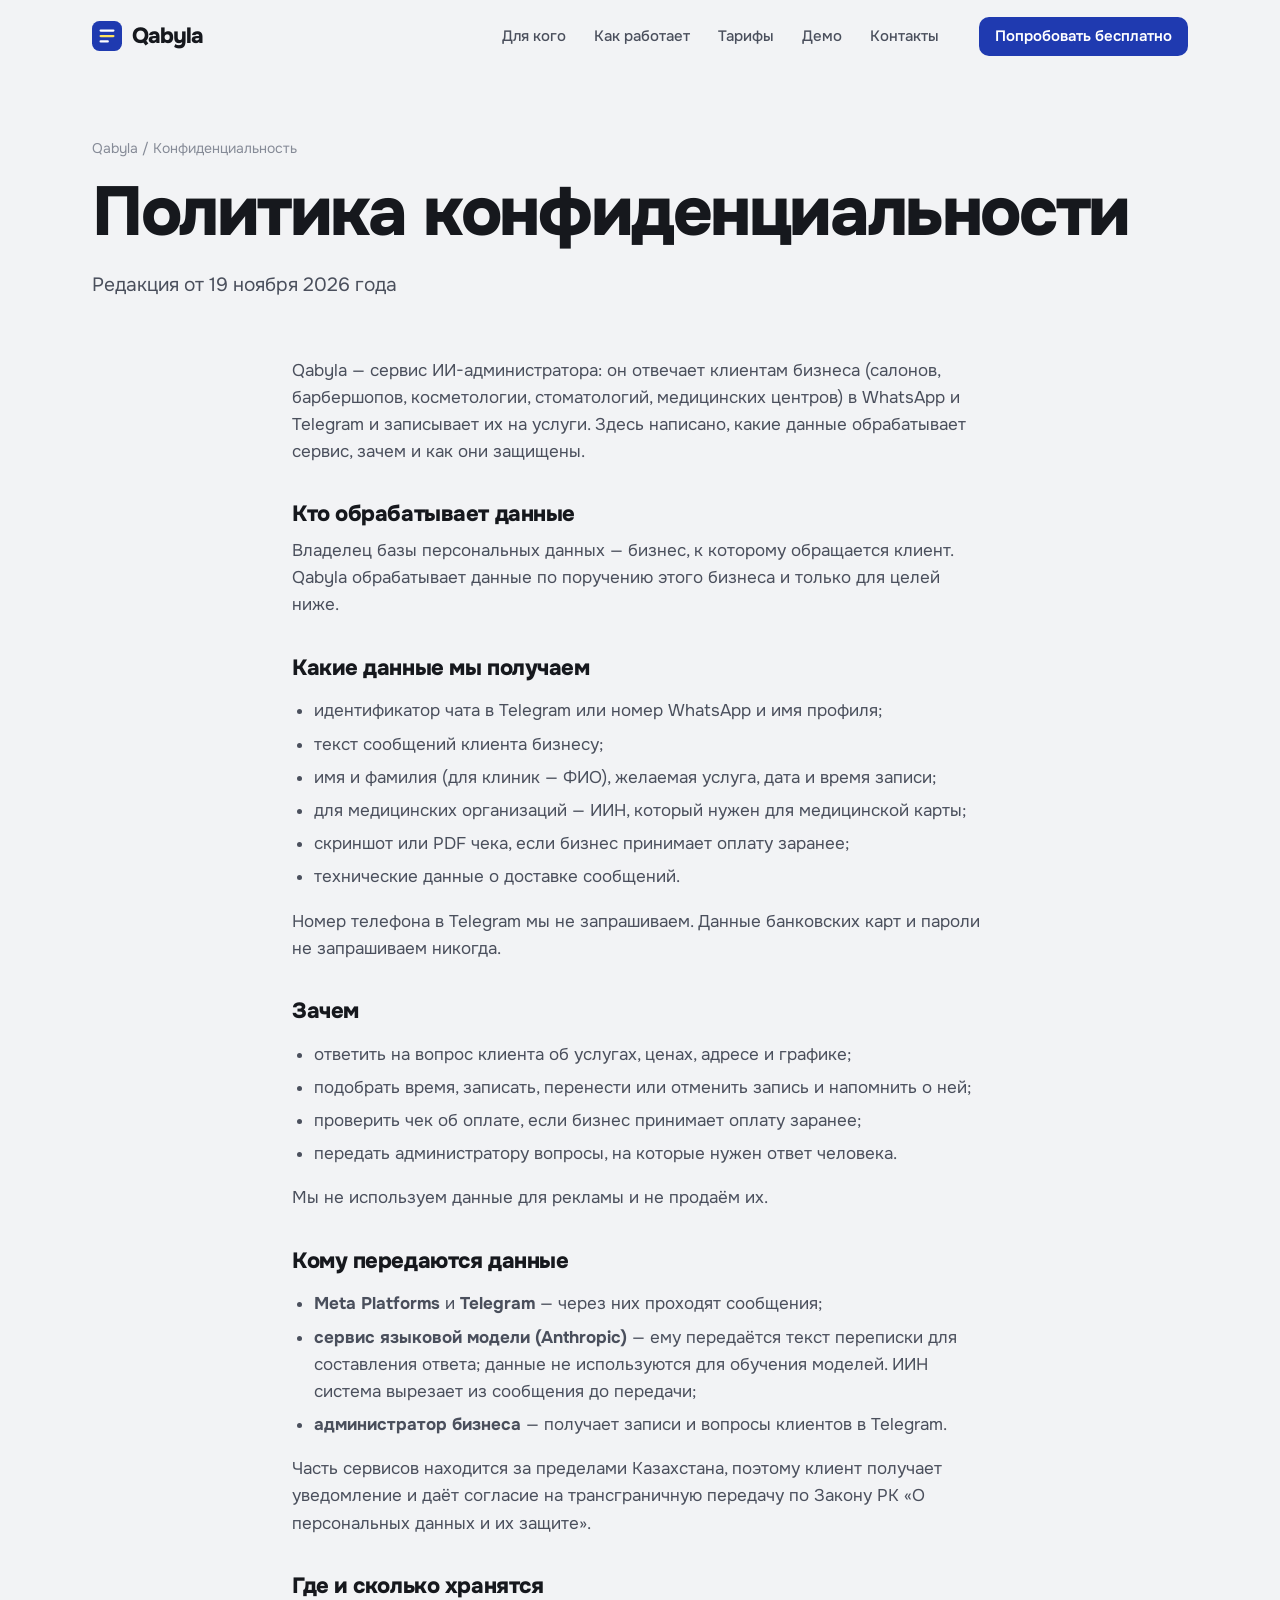
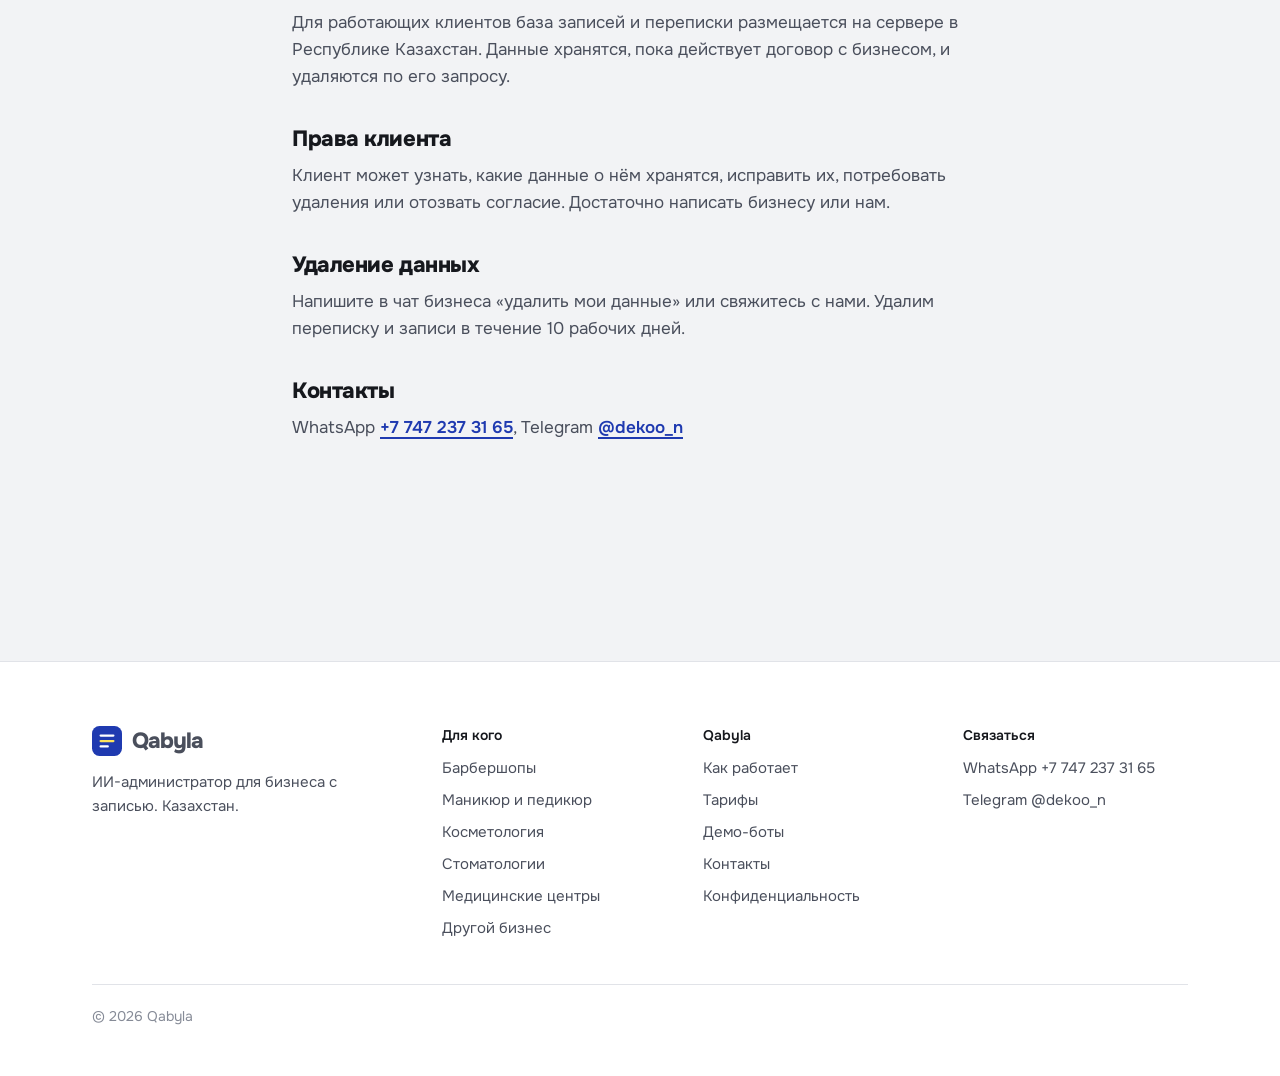
<file: privacy.html>
<!doctype html>
<html lang="ru">
<head>
<meta charset="utf-8">
<meta name="viewport" content="width=device-width, initial-scale=1">
<title>Политика конфиденциальности Qabyla</title>
<meta name="description" content="Какие данные обрабатывает Qabyla, зачем и как они защищены.">
<meta property="og:title" content="Политика конфиденциальности Qabyla">
<meta property="og:description" content="Какие данные обрабатывает Qabyla, зачем и как они защищены.">
<link rel="icon" href="data:image/svg+xml,<svg viewBox='0 0 32 32' xmlns='http://www.w3.org/2000/svg'><rect width='32' height='32' rx='8' fill='%231F3AB0'/><rect x='8' y='9' width='16' height='2.4' rx='1.2' fill='%23fff'/><rect x='8' y='14.8' width='16' height='2.4' rx='1.2' fill='%23FFE45C'/><rect x='8' y='20.6' width='10' height='2.4' rx='1.2' fill='%23fff'/></svg>">
<link rel="preconnect" href="https://fonts.googleapis.com">
<link rel="preconnect" href="https://fonts.gstatic.com" crossorigin>
<link href="https://fonts.googleapis.com/css2?family=Caveat:wght@600;700&family=Onest:wght@400;500;600;700;800&display=swap" rel="stylesheet">
<link rel="stylesheet" href="assets/style.css?v=202611210210">
</head>
<body>
<header class="top">
  <div class="wrap">
    <a class="logo" href="index.html" aria-label="Qabyla, на главную"><svg viewBox="0 0 32 32" aria-hidden="true"><rect width="32" height="32" rx="8" fill="#1F3AB0"/><rect x="8" y="9" width="16" height="2.4" rx="1.2" fill="#fff"/><rect x="8" y="14.8" width="16" height="2.4" rx="1.2" fill="#FFE45C"/><rect x="8" y="20.6" width="10" height="2.4" rx="1.2" fill="#fff"/></svg>Qabyla</a>
    <nav class="menu" aria-label="Главное меню">
      <div class="dd"><button type="button" aria-expanded="false">Для кого</button><div class="dd-panel"><a href="barbershop.html"><b>Барбершопы</b><small>Запись к нужному мастеру или к любому свободному</small></a><a href="nails.html"><b>Маникюр и педикюр</b><small>Длинные процедуры без накладок по времени</small></a><a href="cosmetology.html"><b>Косметология</b><small>Перед уколами сначала консультация</small></a><a href="dental.html"><b>Стоматологии</b><small>Острая боль попадает в ближайшее окно</small></a><a href="medcenter.html"><b>Медицинские центры</b><small>Подскажет, к какому врачу идти</small></a><a href="custom.html"><b>Другой бизнес</b><small>Груминг, массаж, автомойка и другие</small></a></div></div>
      <a href="how.html">Как работает</a><a href="pricing.html">Тарифы</a><a href="demo.html">Демо</a><a href="contact.html">Контакты</a>
      <a class="btn btn-pen m-cta" href="contact.html">Попробовать бесплатно</a>
    </nav>
    <a class="btn btn-pen btn-sm head-cta" href="contact.html">Попробовать бесплатно</a>
    <button class="burger" type="button" aria-expanded="false">Меню</button>
  </div>
</header>
<main>
<section class="page-head"><div class="wrap">
  <p class="crumbs"><a href="index.html">Qabyla</a> / Конфиденциальность</p><h1>Политика конфиденциальности</h1>
  <p class="lead">Редакция от 19 ноября 2026 года</p></div></section>
<section style="padding-top:0"><div class="wrap prose">
  <p>Qabyla — сервис ИИ-администратора: он отвечает клиентам бизнеса (салонов, барбершопов, косметологии, стоматологий, медицинских центров) в WhatsApp и Telegram и записывает их на услуги. Здесь написано, какие данные обрабатывает сервис, зачем и как они защищены.</p>
  <h2>Кто обрабатывает данные</h2>
  <p>Владелец базы персональных данных — бизнес, к которому обращается клиент. Qabyla обрабатывает данные по поручению этого бизнеса и только для целей ниже.</p>
  <h2>Какие данные мы получаем</h2>
  <ul><li>идентификатор чата в Telegram или номер WhatsApp и имя профиля;</li><li>текст сообщений клиента бизнесу;</li>
    <li>имя и фамилия (для клиник — ФИО), желаемая услуга, дата и время записи;</li>
    <li>для медицинских организаций — ИИН, который нужен для медицинской карты;</li>
    <li>скриншот или PDF чека, если бизнес принимает оплату заранее;</li><li>технические данные о доставке сообщений.</li></ul>
  <p>Номер телефона в Telegram мы не запрашиваем. Данные банковских карт и пароли не запрашиваем никогда.</p>
  <h2>Зачем</h2>
  <ul><li>ответить на вопрос клиента об услугах, ценах, адресе и графике;</li><li>подобрать время, записать, перенести или отменить запись и напомнить о ней;</li>
    <li>проверить чек об оплате, если бизнес принимает оплату заранее;</li><li>передать администратору вопросы, на которые нужен ответ человека.</li></ul>
  <p>Мы не используем данные для рекламы и не продаём их.</p>
  <h2>Кому передаются данные</h2>
  <ul><li><b>Meta Platforms</b> и <b>Telegram</b> — через них проходят сообщения;</li>
    <li><b>сервис языковой модели (Anthropic)</b> — ему передаётся текст переписки для составления ответа; данные не используются для обучения моделей. ИИН система вырезает из сообщения до передачи;</li>
    <li><b>администратор бизнеса</b> — получает записи и вопросы клиентов в Telegram.</li></ul>
  <p>Часть сервисов находится за пределами Казахстана, поэтому клиент получает уведомление и даёт согласие на трансграничную передачу по Закону РК «О персональных данных и их защите».</p>
  <h2>Где и сколько хранятся</h2>
  <p>Для работающих клиентов база записей и переписки размещается на сервере в Республике Казахстан. Данные хранятся, пока действует договор с бизнесом, и удаляются по его запросу.</p>
  <h2>Права клиента</h2>
  <p>Клиент может узнать, какие данные о нём хранятся, исправить их, потребовать удаления или отозвать согласие. Достаточно написать бизнесу или нам.</p>
  <h2>Удаление данных</h2>
  <p>Напишите в чат бизнеса «удалить мои данные» или свяжитесь с нами. Удалим переписку и записи в течение 10 рабочих дней.</p>
  <h2>Контакты</h2>
  <p>WhatsApp <a class="link" href="https://wa.me/77472373165">+7 747 237 31 65</a>, Telegram <a class="link" href="https://t.me/dekoo_n">@dekoo_n</a></p>
</div></section>
</main>
<footer>
  <div class="wrap">
    <div class="f-grid">
      <div><a class="logo" href="index.html"><svg viewBox="0 0 32 32" aria-hidden="true"><rect width="32" height="32" rx="8" fill="#1F3AB0"/><rect x="8" y="9" width="16" height="2.4" rx="1.2" fill="#fff"/><rect x="8" y="14.8" width="16" height="2.4" rx="1.2" fill="#FFE45C"/><rect x="8" y="20.6" width="10" height="2.4" rx="1.2" fill="#fff"/></svg>Qabyla</a>
        <p style="margin-top:14px;max-width:22em">ИИ-администратор для бизнеса с записью. Казахстан.</p></div>
      <div><h4>Для кого</h4><ul><li><a href="barbershop.html">Барбершопы</a></li><li><a href="nails.html">Маникюр и педикюр</a></li><li><a href="cosmetology.html">Косметология</a></li><li><a href="dental.html">Стоматологии</a></li><li><a href="medcenter.html">Медицинские центры</a></li><li><a href="custom.html">Другой бизнес</a></li></ul></div>
      <div><h4>Qabyla</h4><ul><li><a href="how.html">Как работает</a></li><li><a href="pricing.html">Тарифы</a></li>
        <li><a href="demo.html">Демо-боты</a></li><li><a href="contact.html">Контакты</a></li><li><a href="privacy.html">Конфиденциальность</a></li></ul></div>
      <div><h4>Связаться</h4><ul><li><a href="https://wa.me/77472373165" target="_blank" rel="noopener">WhatsApp +7 747 237 31 65</a></li>
        <li><a href="https://t.me/dekoo_n" target="_blank" rel="noopener">Telegram @dekoo_n</a></li></ul></div>
    </div>
    <div class="f-bottom">© 2026 Qabyla</div>
  </div>
</footer>
<script src="assets/app.js?v=202611210210"></script>
</body>
</html>
</file>
<file: assets/style.css>
/* =========================================================
   Qabyla — сайт в духе бумажного журнала записи:
   белая бумага в линейку, синяя шариковая ручка, жёлтый маркер, красная ручка.
   ========================================================= */
:root{
  --bg:#F2F3F5; --paper:#FFFFFF; --ink:#16181D; --ink-2:#4A4F5C; --ink-3:#868B97;
  --pen:#1F3AB0; --pen-2:#172D8C; --mark:#FFE45C; --red:#D63A2C; --rule:#D9E1EC; --line:#E1E3E8;
  --text:"Onest",system-ui,sans-serif; --hand:"Caveat","Segoe Print",cursive;
}
*{box-sizing:border-box}
html{scroll-behavior:smooth;scroll-padding-top:84px}
body{margin:0;background:var(--bg);color:var(--ink);font:400 17px/1.6 var(--text);-webkit-font-smoothing:antialiased;overflow-x:clip}
img,svg{display:block;max-width:100%}
a{color:inherit}
p{margin:0}
:focus-visible{outline:3px solid var(--pen);outline-offset:3px;border-radius:6px}
.wrap{max-width:1160px;margin:0 auto;padding:0 32px}
@media (max-width:640px){.wrap{padding:0 16px}}
h1,h2,h3{font-family:var(--text);font-weight:800;margin:0;letter-spacing:-.035em;overflow-wrap:break-word;hyphens:auto}
h1{font-size:clamp(40px,5.4vw,72px);line-height:1.02}
h2{font-size:clamp(30px,3.6vw,46px);line-height:1.08}
h3{font-size:20px;line-height:1.3;letter-spacing:-.015em;font-weight:700}
.lead{font-size:clamp(18px,1.5vw,20px);line-height:1.6;color:var(--ink-2);max-width:34em}
.muted{color:var(--ink-2)}
section{padding:110px 0}
@media (max-width:760px){section{padding:72px 0}}
.sec-head{display:grid;grid-template-columns:minmax(0,1fr) minmax(0,1fr);gap:48px;align-items:end;margin-bottom:48px}
.sec-head .lead{justify-self:end}
@media (max-width:900px){.sec-head{grid-template-columns:minmax(0,1fr);gap:16px;margin-bottom:32px}.sec-head .lead{justify-self:start}}

/* ---------- кнопки и ссылки ---------- */
.btn{display:inline-flex;align-items:center;justify-content:center;gap:10px;font:600 16px/1 var(--text);text-decoration:none;border:0;cursor:pointer;
  border-radius:12px;padding:18px 24px;transition:background .15s,color .15s,box-shadow .15s}
.btn-pen{background:var(--pen);color:#fff}
.btn-pen:hover{background:var(--pen-2)}
.btn-plain{background:var(--paper);color:var(--ink);box-shadow:inset 0 0 0 1.5px var(--line)}
.btn-plain:hover{box-shadow:inset 0 0 0 1.5px var(--ink)}
.btn-sm{padding:12px 16px;font-size:15px;border-radius:10px}
.link{font-weight:600;color:var(--pen);text-decoration:underline;text-decoration-thickness:1.5px;text-underline-offset:4px}
.link:hover{text-decoration-color:var(--mark);text-decoration-thickness:6px;text-underline-offset:-1px}
.actions{display:flex;flex-wrap:wrap;gap:12px 22px;align-items:center}

/* ---------- шапка ---------- */
.top{position:sticky;top:0;z-index:50;background:rgba(242,243,245,.9);backdrop-filter:blur(14px);border-bottom:1px solid transparent;transition:border-color .2s}
.top.scrolled{border-bottom-color:var(--line)}
.top .wrap{display:flex;align-items:center;gap:28px;height:72px}
.logo{display:flex;align-items:center;gap:10px;text-decoration:none;font:800 22px/1 var(--text);letter-spacing:-.045em}
.logo svg{width:30px;height:30px}
.menu{display:flex;gap:4px;margin-left:auto;align-items:center}
.menu > a,.dd > button{font:500 15px/1 var(--text);text-decoration:none;color:var(--ink-2);padding:10px 12px;border-radius:8px;background:none;border:0;cursor:pointer}
.menu > a:hover,.dd > button:hover,.menu a[aria-current="page"]{color:var(--ink);background:rgba(22,24,29,.05)}
.dd{position:relative}
.dd-panel{position:absolute;top:calc(100% + 8px);left:-8px;width:340px;background:var(--paper);border-radius:14px;padding:8px;
  box-shadow:0 20px 50px -18px rgba(22,24,29,.35),0 0 0 1px var(--line);display:none}
.dd.open .dd-panel{display:grid}
.dd-panel a{display:block;padding:11px 12px;border-radius:9px;text-decoration:none}
.dd-panel a:hover{background:var(--bg)}
.dd-panel b{display:block;font-weight:600;font-size:15px}
.dd-panel small{font-size:13.5px;color:var(--ink-3)}
.burger{display:none;margin-left:auto;padding:0 14px;height:44px;border-radius:10px;border:0;background:var(--paper);box-shadow:inset 0 0 0 1px var(--line);cursor:pointer;font:600 15px var(--text);color:var(--ink)}
.menu .m-cta{display:none}
@media (max-width:1020px){
  .burger{display:block}
  .top .head-cta{display:none}
  .menu{display:none;position:absolute;top:72px;left:12px;right:12px;flex-direction:column;align-items:stretch;gap:0;background:var(--paper);
    border-radius:16px;padding:10px;box-shadow:0 24px 60px -20px rgba(22,24,29,.4),0 0 0 1px var(--line)}
  .top.open .menu{display:flex}
  .menu > a{padding:14px 12px;font-size:17px;color:var(--ink)}
  .dd > button{display:none}
  .dd-panel{position:static;display:grid;width:auto;box-shadow:none;padding:0 0 8px;border-bottom:1px solid var(--line);margin-bottom:6px;border-radius:0}
  .menu .m-cta{display:flex;margin-top:10px}
}

/* ---------- первый экран ---------- */
.hero{padding:56px 0 100px}
.hero-grid{display:grid;grid-template-columns:minmax(0,.82fr) minmax(0,1.18fr);gap:48px;align-items:center}
@media (max-width:1040px){.hero-grid{grid-template-columns:minmax(0,1fr);gap:48px}}
.hero h1{margin-bottom:26px;font-size:clamp(38px,4.3vw,60px)}
.hero .lead{margin-bottom:34px}
.hero-note{margin-top:22px;font-size:15px;color:var(--ink-3)}
.niche-switch{display:flex;flex-wrap:wrap;gap:4px 18px;margin-top:40px;padding-top:18px;border-top:1px solid var(--line);font-size:15px}
.niche-switch span{color:var(--ink-3)}
.niche-switch button{font:500 15px var(--text);border:0;background:none;padding:2px 0;cursor:pointer;color:var(--ink-2);border-bottom:2px solid transparent}
.niche-switch button[aria-selected="true"]{color:var(--ink);border-bottom-color:var(--pen)}

.lang-switch{display:flex;justify-content:flex-end;gap:2px;margin-bottom:16px}
.lang-switch button{font:500 14px var(--text);border:0;cursor:pointer;padding:8px 14px;background:var(--paper);color:var(--ink-2);box-shadow:inset 0 0 0 1px var(--line)}
.lang-switch button:first-child{border-radius:9px 0 0 9px}.lang-switch button:last-child{border-radius:0 9px 9px 0}
.lang-switch button[aria-pressed="true"]{background:var(--ink);color:#fff;box-shadow:none}
@media (max-width:640px){.lang-switch{justify-content:flex-start}}

/* «стол»: журнал + чат */
.desk{position:relative;display:grid;grid-template-columns:minmax(0,1fr) 250px;align-items:start}
@media (max-width:640px){.desk{grid-template-columns:minmax(0,1fr);gap:14px}}
.journal{background:var(--paper);border-radius:6px;padding:22px 22px 26px 54px;position:relative;transform:rotate(-1.2deg);
  box-shadow:0 1px 0 rgba(22,24,29,.06),0 30px 60px -32px rgba(22,24,29,.45);margin-right:-36px;padding-left:48px}
.journal::before{content:"";position:absolute;left:34px;top:0;bottom:0;width:1.5px;background:#F0B5AE}
@media (max-width:640px){.journal{margin-right:0;transform:none;padding:18px 14px 20px 40px}.journal::before{left:28px}}
.j-head{display:flex;justify-content:space-between;align-items:baseline;gap:10px;margin-bottom:10px}
.j-head b{font:700 30px/1 var(--hand);color:var(--pen)}
.j-head small{font-size:13px;color:var(--ink-3)}
.j-grid{display:grid;grid-template-columns:40px repeat(3,minmax(0,1fr));font-size:14px}
.j-grid > *{border-bottom:1px solid var(--rule);height:44px;display:flex;align-items:center;padding:0 8px;min-width:0}
.j-grid .h{font-weight:600;color:var(--ink-3);font-size:13px;height:32px}
.j-grid .t{color:var(--ink-3);font-size:12.5px;font-variant-numeric:tabular-nums;padding:0}
.j-grid .c{font:600 21px/1 var(--hand);color:var(--pen);white-space:nowrap;overflow:hidden;position:relative}
.j-grid .c.old{color:#56607A}
.j-grid .c .w{position:relative;z-index:1}
.j-grid .c.new::before{content:"";position:absolute;left:4px;top:9px;bottom:9px;right:auto;width:0;background:var(--mark);border-radius:3px;
  animation:swipe .7s .1s cubic-bezier(.3,.8,.3,1) forwards;transform:skew(-8deg)}
@keyframes swipe{to{width:calc(100% - 8px)}}
.j-grid .c.struck .w{color:#9AA0AE}
.j-grid .c.struck::after{content:"";position:absolute;left:6px;top:50%;height:2.5px;width:0;background:var(--red);border-radius:2px;transform:rotate(-4deg);animation:strike .5s ease forwards}
@keyframes strike{to{width:calc(100% - 14px)}}
.caret{display:inline-block;width:2px;height:20px;background:var(--pen);vertical-align:middle;margin-left:1px;animation:caret .8s steps(1) infinite}
@keyframes caret{50%{opacity:0}}

.chat{position:relative;margin-top:130px;background:#E9EDF3;border-radius:22px;padding:12px;
  box-shadow:0 24px 50px -22px rgba(22,24,29,.5),0 0 0 6px var(--ink);z-index:2}
@media (max-width:640px){.chat{margin-top:0;order:-1;box-shadow:0 0 0 5px var(--ink)}}
.chat-bar{display:flex;align-items:center;gap:9px;padding:2px 4px 10px;border-bottom:1px solid rgba(22,24,29,.08);margin-bottom:8px}
.chat-bar i{width:30px;height:30px;border-radius:50%;background:var(--pen);color:#fff;font:700 11px/30px var(--text);text-align:center;font-style:normal;flex:none}
.chat-bar b{font-size:14px;font-weight:600;display:block;line-height:1.2}
.chat-bar small{font-size:12px;color:var(--ink-3)}
.chat-bar time{margin-left:auto;font:600 13px var(--text);color:var(--ink-2);font-variant-numeric:tabular-nums}
.msgs{height:250px;display:flex;flex-direction:column;justify-content:flex-end;gap:6px;overflow:hidden}
@media (max-width:640px){.msgs{height:230px}}
.msg{max-width:88%;padding:8px 11px;border-radius:14px;font-size:13.5px;line-height:1.4;animation:in .25s ease both}
.msg.in{align-self:flex-start;background:var(--paper);border-bottom-left-radius:4px}
.msg.out{align-self:flex-end;background:var(--pen);color:#fff;border-bottom-right-radius:4px}
.typing{align-self:flex-end;display:flex;gap:4px;padding:11px 12px;background:var(--pen);border-radius:14px;border-bottom-right-radius:4px}
.typing span{width:6px;height:6px;border-radius:50%;background:rgba(255,255,255,.7);animation:blink 1s infinite}
.typing span:nth-child(2){animation-delay:.15s}.typing span:nth-child(3){animation-delay:.3s}
@keyframes blink{0%,80%,100%{opacity:.3}40%{opacity:1}}
@keyframes in{from{opacity:0;transform:translateY(5px)}to{opacity:1;transform:none}}
.replay{margin-top:18px;font:500 14px var(--text);color:var(--ink-3);background:none;border:0;cursor:pointer;text-decoration:underline;text-underline-offset:3px;padding:0}
@media (max-width:640px){.replay{margin-top:4px}}

/* ---------- список «что делает» в линейку ---------- */
.ledger{border-top:2px solid var(--ink)}
.ledger > div{display:grid;grid-template-columns:minmax(0,.8fr) minmax(0,1.6fr);gap:32px;padding:26px 0;border-bottom:1px solid var(--line)}
@media (max-width:760px){.ledger > div{grid-template-columns:minmax(0,1fr);gap:6px;padding:20px 0}}
.ledger h3{font-size:21px}
.ledger p{color:var(--ink-2);max-width:40em}

/* ---------- бот администратора ---------- */
.ink{background:var(--ink);color:#fff}
.ink .lead,.ink .muted{color:#B8BCC7}
.split{display:grid;grid-template-columns:minmax(0,1fr) minmax(0,1fr);gap:64px;align-items:center}
@media (max-width:960px){.split{grid-template-columns:minmax(0,1fr);gap:40px}}
.tg{background:#0F1923;border-radius:18px;padding:18px;display:grid;gap:8px;max-width:460px;justify-self:end;width:100%}
@media (max-width:960px){.tg{justify-self:start}}
.tg-card{background:#1A2734;color:#E6ECF2;border-radius:12px;padding:13px 15px;font-size:14px;line-height:1.55}
.tg-card .biz{color:#7FB2E5;font-weight:600;margin-bottom:3px}
.tg-btns{display:grid;grid-template-columns:1fr 1fr;gap:6px}
.tg-btns span{background:#243445;color:#E6ECF2;border-radius:9px;padding:10px;text-align:center;font-size:13px;font-weight:500}
.tg-btns .full{grid-column:span 2}
.cmds{list-style:none;padding:0;margin:30px 0 0;display:grid;gap:14px}
.cmds li{display:grid;grid-template-columns:150px minmax(0,1fr);gap:14px;font-size:16px}
.cmds code{font:600 14px var(--text);color:#fff;background:rgba(255,255,255,.08);border-radius:7px;padding:5px 9px;justify-self:start;align-self:start}
.cmds span{color:#B8BCC7}
@media (max-width:520px){.cmds li{grid-template-columns:minmax(0,1fr);gap:6px}}

/* ---------- ниши: оглавление ---------- */
.toc{border-top:2px solid var(--ink)}
.toc a{display:grid;grid-template-columns:minmax(0,.9fr) minmax(0,1.5fr) auto;gap:28px;align-items:center;padding:24px 0;border-bottom:1px solid var(--line);text-decoration:none;transition:padding .2s}
.toc a:hover{padding-left:10px}
.toc a:hover h3{color:var(--pen)}
.toc h3{font-size:24px;letter-spacing:-.025em}
.toc p{color:var(--ink-2)}
.toc .go{font:600 15px var(--text);color:var(--pen);white-space:nowrap}
@media (max-width:760px){.toc a{grid-template-columns:minmax(0,1fr);gap:6px}}

/* ---------- шаги ---------- */
.steps{list-style:none;padding:0;margin:0;display:grid;grid-template-columns:repeat(4,minmax(0,1fr));gap:0;counter-reset:s;border-top:2px solid var(--ink)}
@media (max-width:900px){.steps{grid-template-columns:repeat(2,minmax(0,1fr))}}
@media (max-width:520px){.steps{grid-template-columns:minmax(0,1fr)}}
.steps li{counter-increment:s;padding:24px 24px 28px 0;border-bottom:1px solid var(--line)}
.steps li::before{content:counter(s);display:block;font:700 34px/1 var(--hand);color:var(--pen);margin-bottom:14px}
.steps b{display:block;font-size:18px;margin-bottom:6px}
.steps p{color:var(--ink-2);font-size:15.5px}

/* ---------- тарифы ---------- */
.plans{display:grid;grid-template-columns:repeat(3,minmax(0,1fr));gap:16px}
@media (max-width:980px){.plans{grid-template-columns:minmax(0,1fr);max-width:520px}}
.plan{background:var(--paper);border-radius:18px;padding:32px 28px;display:flex;flex-direction:column;box-shadow:0 0 0 1px var(--line)}
.plan.best{box-shadow:0 0 0 2px var(--pen)}
.plan .tag{align-self:flex-start;font:600 13px var(--text);color:var(--pen);margin-bottom:12px}
.plan h3{font-size:24px}
.plan .for{color:var(--ink-2);font-size:15.5px;margin:6px 0 24px}
.price{font:800 44px/1 var(--text);letter-spacing:-.04em;font-variant-numeric:tabular-nums}
.price small{font:500 16px var(--text);letter-spacing:0;color:var(--ink-3)}
.free{margin:10px 0 24px;font-size:15px;color:var(--ink-2)}
.free b{background:linear-gradient(transparent 55%,var(--mark) 55%);font-weight:600}
.plan ul{list-style:none;padding:0;margin:0 0 28px;display:grid;gap:10px;font-size:15.5px;border-top:1px solid var(--line);padding-top:20px}
.plan li{padding-left:20px;position:relative}
.plan li::before{content:"";position:absolute;left:0;top:.62em;width:8px;height:2px;background:var(--pen)}
.plan .btn{margin-top:auto}
.note{margin-top:22px;font-size:14.5px;color:var(--ink-3);max-width:58em}
.compare{width:100%;border-collapse:collapse;font-size:15.5px;background:var(--paper);border-radius:14px;overflow:hidden}
.compare th,.compare td{padding:15px 18px;border-bottom:1px solid var(--line);text-align:left}
.compare thead th{font-weight:700;border-bottom:2px solid var(--ink)}
.compare td:not(:first-child),.compare th:not(:first-child){text-align:center}
.compare tr:last-child td{border-bottom:0}
.y{color:var(--pen);font-weight:700}.n{color:var(--ink-3)}
.table-wrap{overflow-x:auto}

/* ---------- калькулятор ---------- */
.calc{background:var(--paper);border-radius:18px;padding:44px;display:grid;grid-template-columns:minmax(0,1fr) minmax(0,1fr);gap:48px;box-shadow:0 0 0 1px var(--line)}
@media (max-width:900px){.calc{grid-template-columns:minmax(0,1fr);padding:28px 20px}}
.field{display:grid;gap:6px;margin-bottom:20px}
.field label{display:flex;justify-content:space-between;font-weight:500;font-size:15px;color:var(--ink-2)}
.field output{font-weight:700;color:var(--ink);font-variant-numeric:tabular-nums}
input[type=range]{width:100%;accent-color:var(--pen);height:26px}
.calc-out{background:var(--ink);color:#fff;border-radius:14px;padding:28px;align-self:start}
.calc-out p{color:#B8BCC7;font-size:15.5px}
.calc-out .big{font:800 clamp(38px,4.4vw,56px)/1 var(--text);letter-spacing:-.04em;margin:8px 0 12px;font-variant-numeric:tabular-nums}
.calc-out .row{display:flex;justify-content:space-between;gap:12px;border-top:1px solid rgba(255,255,255,.12);padding-top:12px;margin-top:14px;font-size:15px}

/* ---------- формы ---------- */
.form{background:var(--paper);color:var(--ink);border-radius:18px;padding:34px;display:grid;gap:16px;box-shadow:0 0 0 1px var(--line)}
@media (max-width:540px){.form{padding:24px 18px}}
.form h3{font-size:24px}
.form label{display:grid;gap:7px;font-weight:500;font-size:15px}
.form input,.form select,.form textarea{font:400 16px var(--text);padding:13px 15px;border-radius:10px;border:1.5px solid var(--line);background:#fff;color:var(--ink);width:100%}
.form input:focus,.form select:focus,.form textarea:focus{border-color:var(--pen);outline:none}
.form .two{display:grid;grid-template-columns:minmax(0,1fr) minmax(0,1fr);gap:12px}
@media (max-width:540px){.form .two{grid-template-columns:minmax(0,1fr)}}
.form .alt{font-size:14.5px;color:var(--ink-3)}
[aria-invalid="true"]{border-color:var(--red)!important}
.kinds{display:flex;flex-wrap:wrap;gap:6px;margin-top:-4px}
.kinds button{font:500 14px var(--text);border:0;cursor:pointer;padding:7px 11px;border-radius:8px;background:var(--bg);color:var(--ink-2)}
.kinds button:hover{color:var(--ink)}
.kinds button.on{background:var(--pen);color:#fff}

/* ---------- демо ---------- */
.demo-list{border-top:2px solid var(--ink)}
.demo-row{display:grid;grid-template-columns:minmax(0,.8fr) minmax(0,1.6fr) auto;gap:28px;align-items:start;padding:28px 0;border-bottom:1px solid var(--line)}
@media (max-width:860px){.demo-row{grid-template-columns:minmax(0,1fr);gap:12px}}
.demo-row h3{font-size:22px}
.demo-row small{display:block;color:var(--ink-3);font-size:14px;margin-top:4px}
.phrases{display:flex;flex-wrap:wrap;gap:8px}
.phrases button{font:400 15px var(--text);text-align:left;border:0;cursor:pointer;padding:9px 12px;border-radius:10px;background:var(--paper);box-shadow:inset 0 0 0 1px var(--line);color:var(--ink)}
.phrases button:hover{box-shadow:inset 0 0 0 1.5px var(--pen)}
.phrases button.copied{background:var(--mark);box-shadow:none}

/* ---------- FAQ ---------- */
.faq{border-top:2px solid var(--ink);max-width:860px}
.faq details{border-bottom:1px solid var(--line)}
.faq summary{list-style:none;cursor:pointer;padding:22px 40px 22px 0;font:600 18px/1.4 var(--text);position:relative}
.faq summary::-webkit-details-marker{display:none}
.faq summary::after{content:"+";position:absolute;right:4px;top:18px;font:400 26px var(--text);color:var(--pen);transition:transform .2s}
.faq details[open] summary::after{transform:rotate(45deg)}
.faq details p{padding:0 0 22px;color:var(--ink-2);max-width:46em}

/* ---------- внутренние страницы ---------- */
.page-head{padding:64px 0 56px}
.page-head .crumbs{font-size:14px;color:var(--ink-3);margin-bottom:18px}
.page-head .crumbs a{text-decoration:none}
.page-head h1{max-width:15em}
.page-head .lead{margin-top:22px}
.cases{display:grid;grid-template-columns:repeat(3,minmax(0,1fr));gap:16px}
@media (max-width:900px){.cases{grid-template-columns:minmax(0,1fr)}}
.case{background:var(--paper);border-radius:16px;padding:24px;box-shadow:0 0 0 1px var(--line)}
.case .when{font:700 26px/1 var(--hand);color:var(--pen);margin-bottom:12px}
.case .q{font-weight:600;margin-bottom:10px}
.case p{color:var(--ink-2);font-size:15.5px}
.prose{max-width:760px}
.prose h2{font-size:22px;margin:38px 0 10px;letter-spacing:-.02em}
.prose p,.prose li{color:var(--ink-2)}
.prose ul{padding-left:22px}
.prose li{margin-bottom:6px}

/* ---------- финал и подвал ---------- */
.final{border-top:2px solid var(--ink);padding:56px 0 0;display:grid;grid-template-columns:minmax(0,1.3fr) auto;gap:32px;align-items:end}
@media (max-width:820px){.final{grid-template-columns:minmax(0,1fr)}}
.final h2{max-width:16em}
footer{padding:64px 0 48px;margin-top:110px;background:var(--paper);border-top:1px solid var(--line);font-size:15px;color:var(--ink-2)}
.f-grid{display:grid;grid-template-columns:1.4fr 1fr 1fr 1fr;gap:36px}
@media (max-width:860px){.f-grid{grid-template-columns:1fr 1fr}}
@media (max-width:480px){.f-grid{grid-template-columns:1fr}}
footer h4{font:600 14px var(--text);color:var(--ink);margin:0 0 12px}
footer ul{list-style:none;padding:0;margin:0;display:grid;gap:8px}
footer a{text-decoration:none}
footer a:hover{color:var(--pen)}
.f-bottom{margin-top:44px;padding-top:20px;border-top:1px solid var(--line);font-size:14px;color:var(--ink-3)}

@media (prefers-reduced-motion:reduce){
  html{scroll-behavior:auto}
  *,*::before,*::after{animation:none!important;transition:none!important}
  .j-grid .c.new::before{width:calc(100% - 8px)}
  .j-grid .c.struck::after{width:calc(100% - 14px)}
}
</file>
